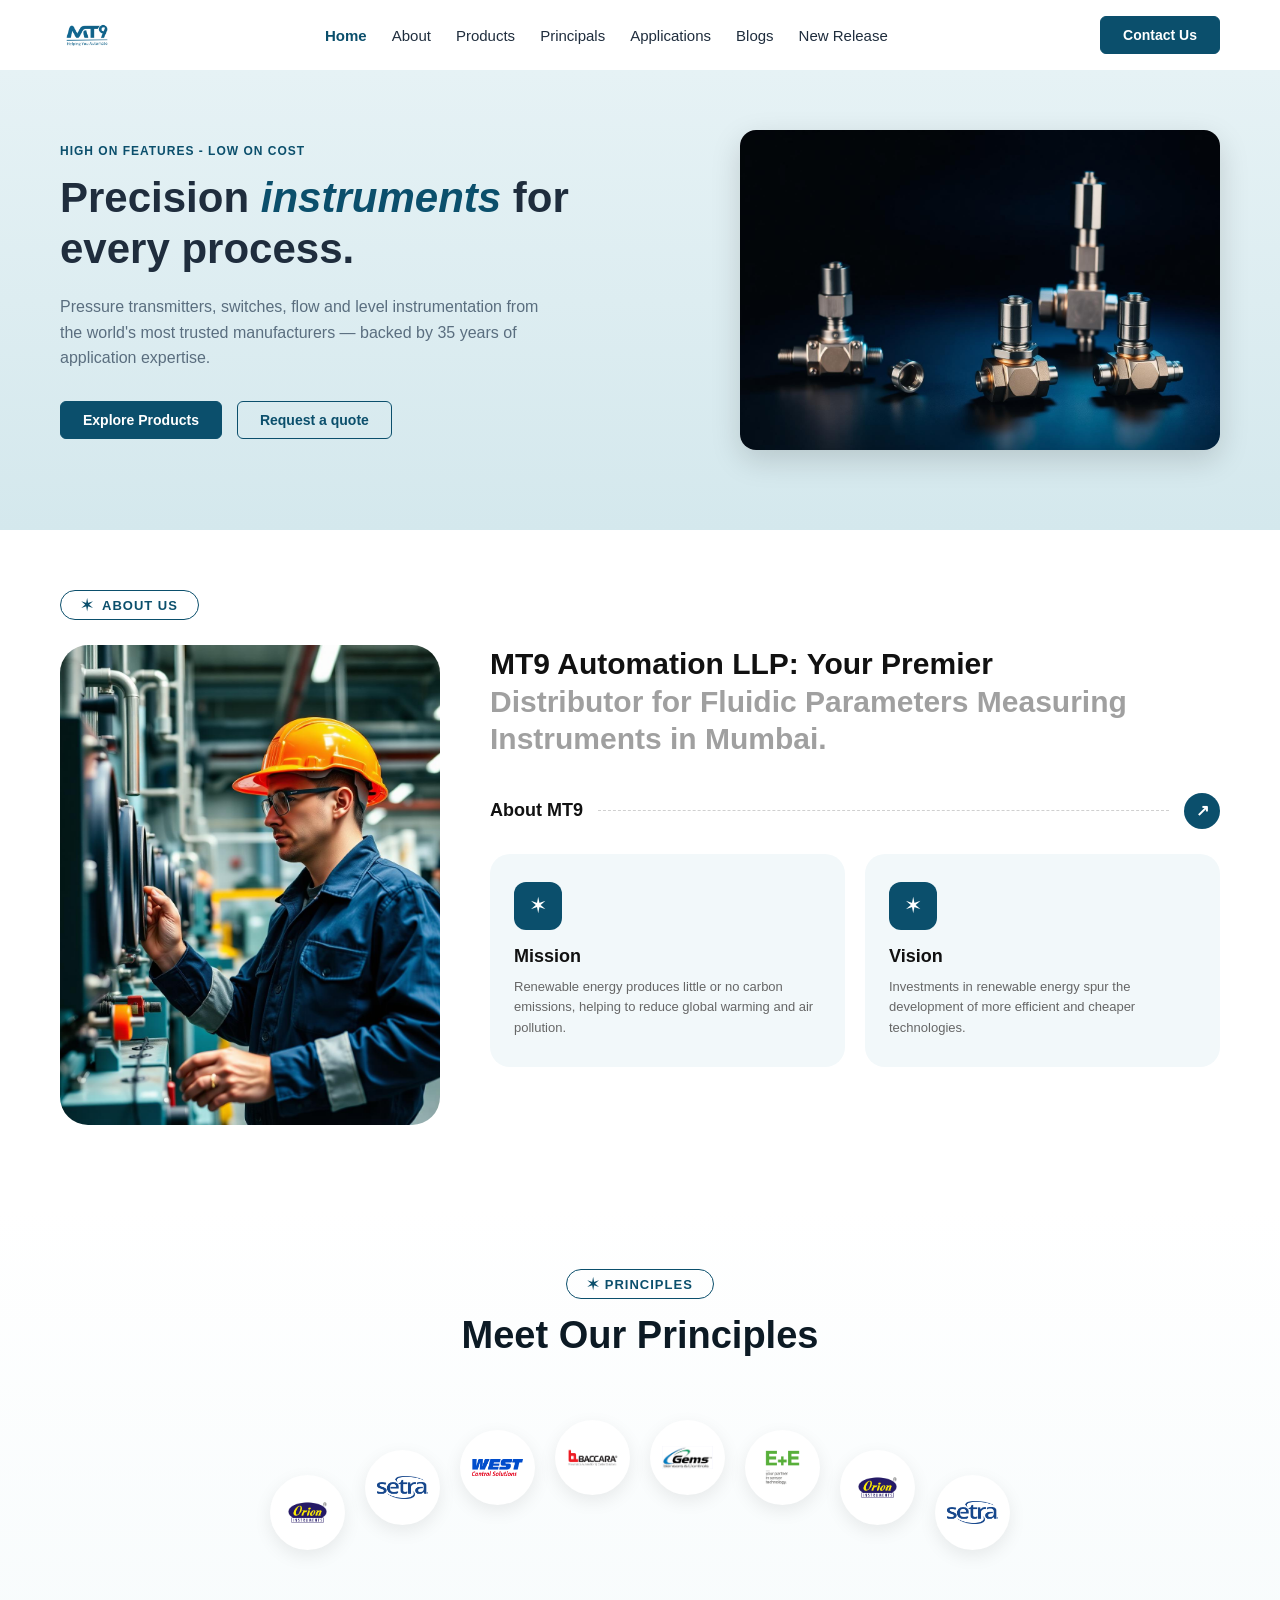
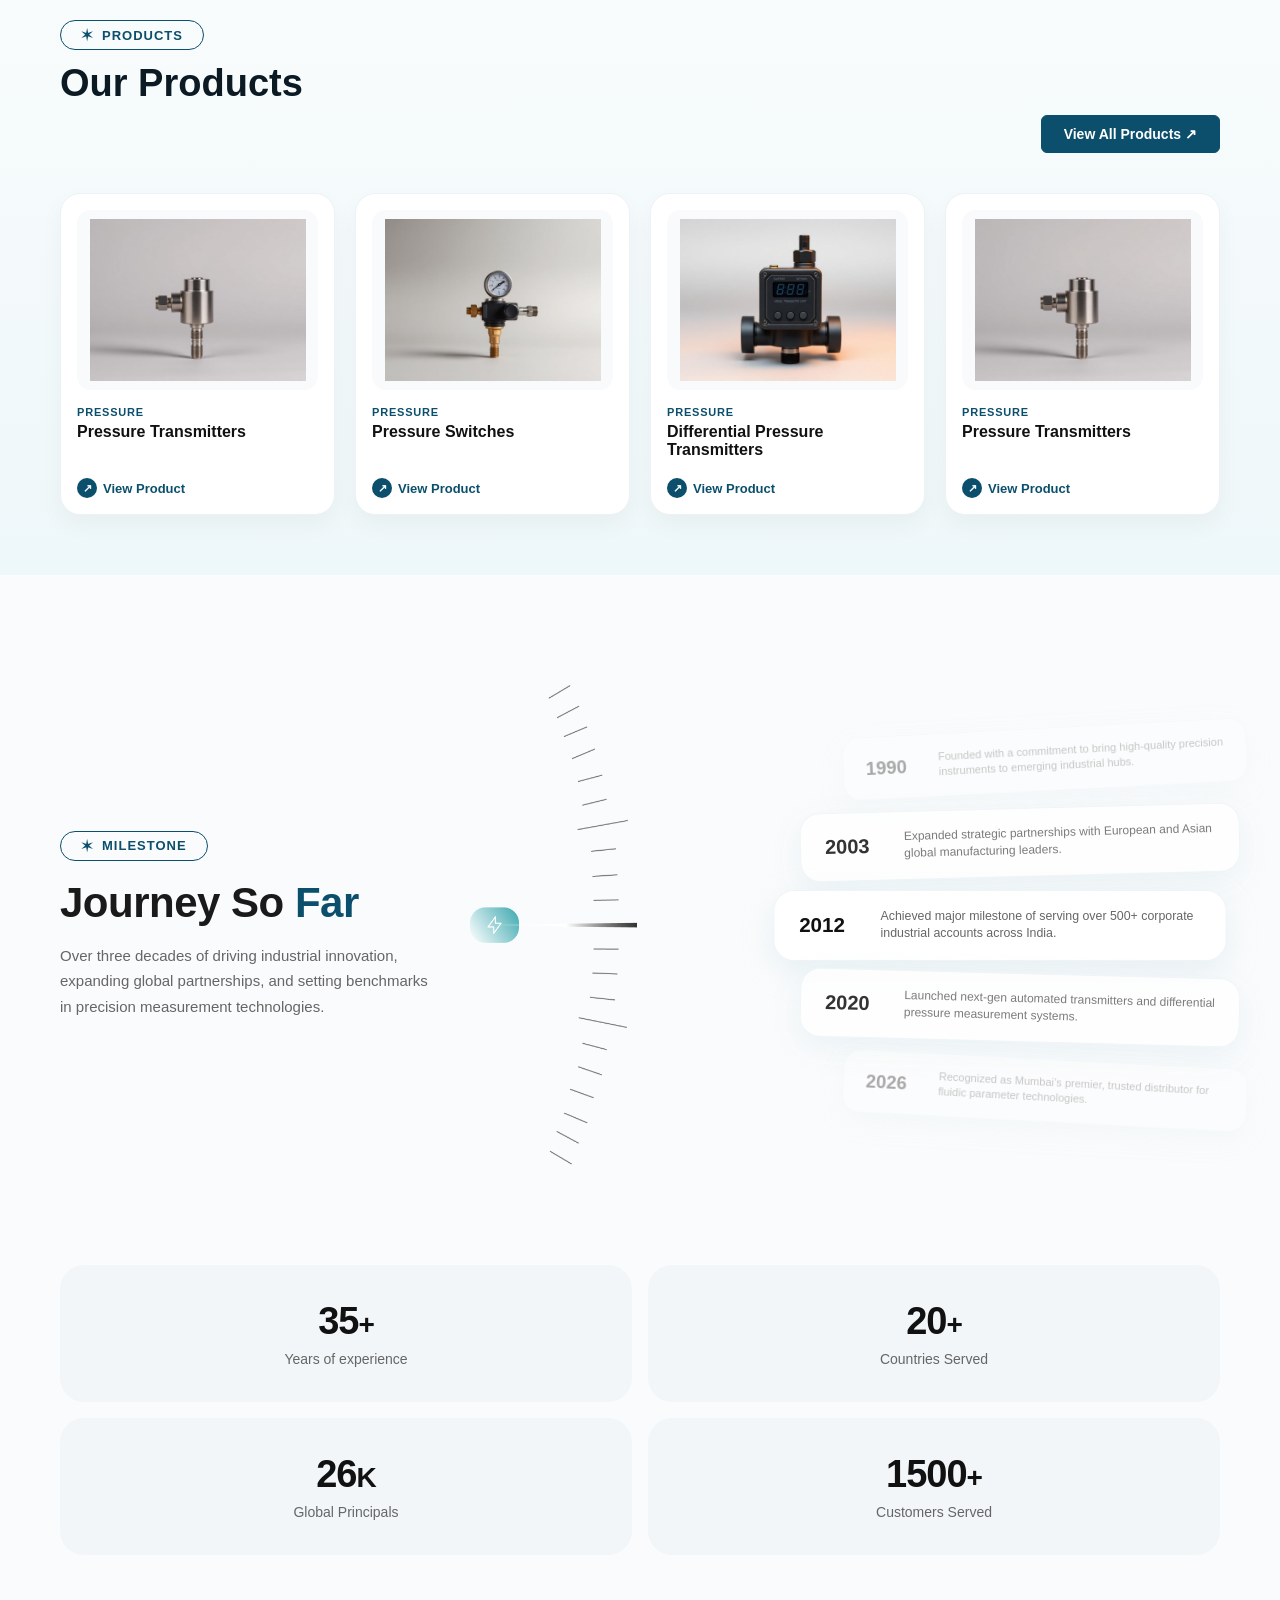
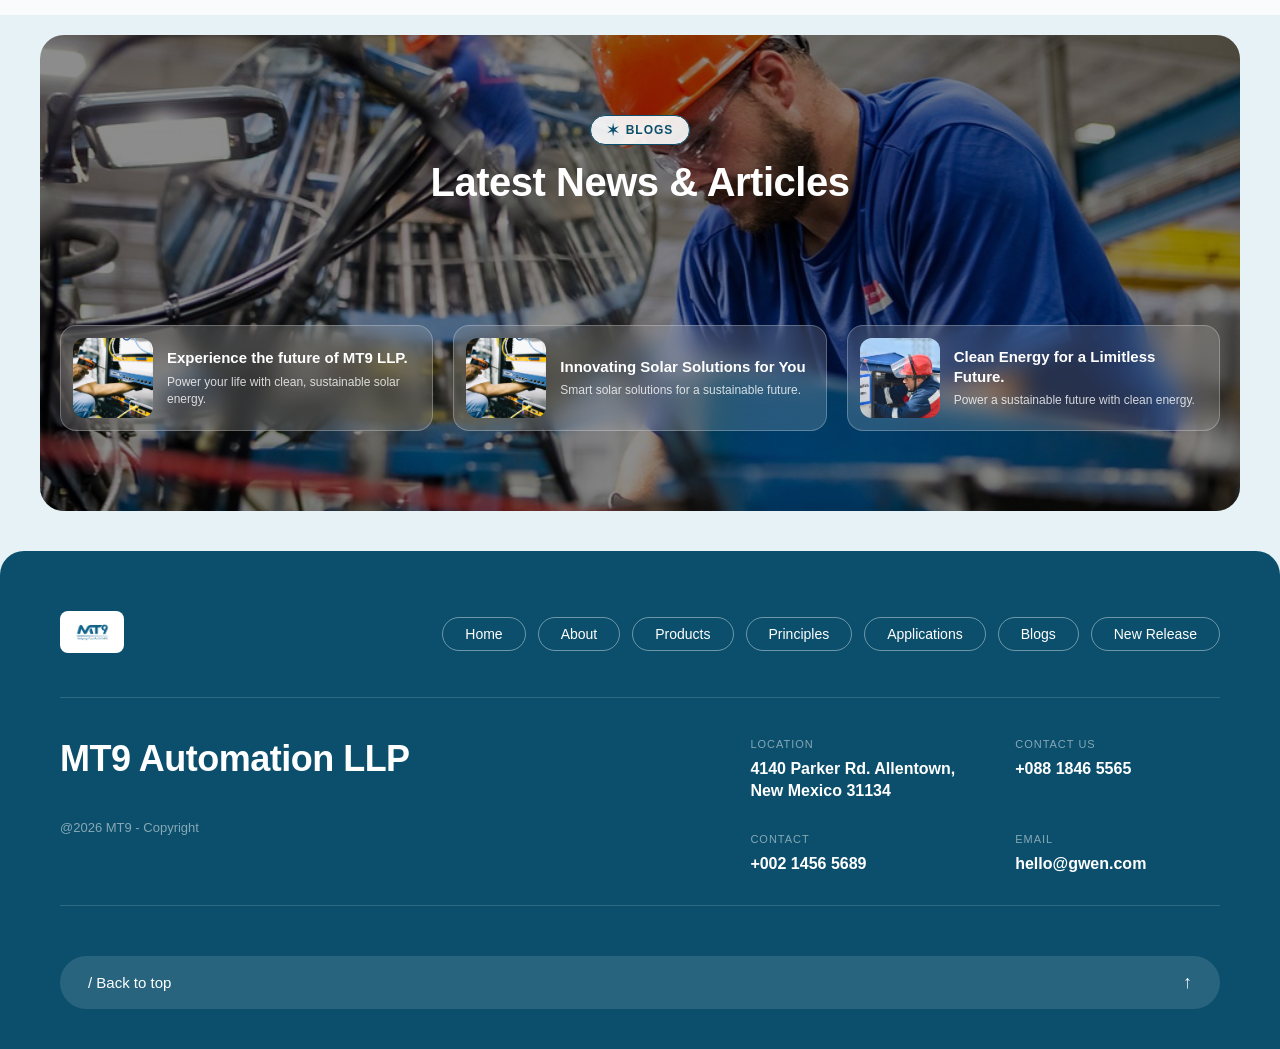
<file: index.html>
<!DOCTYPE html>
<html lang="en">

<head>
    <meta charset="UTF-8">
    <meta name="viewport" content="width=device-width, initial-scale=1.0">
    <title>MT9 Automation LLP</title>
    <link rel="stylesheet" href="style.css">
</head>

<body>
    <header class="navbar">
        <div class="container nav-container">
           <div class="logo">
  <a href="index.html">
    <img src="images/logo.png.png" alt="MT9 Automation LLP Logo" class="site-logo">
  </a>
</div>
<!-- Pure CSS Checkbox Toggle -->
        <input type="checkbox" id="menu-toggle" class="menu-checkbox">
        <label for="menu-toggle" class="hamburger-label" aria-label="Toggle Navigation">
            <span></span>
            <span></span>
            <span></span>
        </label>
            <nav class="nav-links">
                <a href="index.html" class="active">Home</a>
                <a href="about.html">About</a>
                <a href="products.html">Products</a>
                <a href="principal.html.html">Principals</a>
                <a href="applications.html">Applications</a>
                <a href="blogs.html">Blogs</a>
                <a href="new-release.html">New Release</a>
                <!-- Mobile Menu ke andar Contact Us Button -->
            <a href="contact.html" class="btn btn-primary mobile-nav-btn">↗ Contact Us</a>
        </nav>
            </nav>
            <a href="contact.html" class="btn btn-primary nav-btn">Contact Us</a>
        </div>
    </header>

    <section class="hero-section">
        <div class="container hero-container">

            <div class="hero-content">
                <span class="badge">HIGH ON FEATURES - LOW ON COST</span>
                <h1>Precision <span>instruments</span> for every process.</h1>
                <p>Pressure transmitters, switches, flow and level instrumentation from the world's most trusted
                    manufacturers — backed by 35 years of application expertise.</p>

                <div class="hero-btns">
                    <a href="products.html" class="btn btn-primary">Explore Products</a>
                    <a href="contact.html" class="btn btn-secondary">Request a quote</a>
                </div>
            </div>


            <div class="hero-image-wrapper">
                <div class="image-card">

                    <img src="images/hero-instruments.jpg.png" alt="Precision Instruments">
                </div>
            </div>
        </div>
    </section>

    <section class="about-section">
        <div class="container about-container">


            <div class="about-badge-wrapper">
                <div class="pill-badge">
                    <span class="star-icon">✶</span> ABOUT US
                </div>
            </div>

            <div class="about-main-grid">

                <div class="about-image-wrapper">
                    <img src="images/about-engineer.jpg.png" alt="MT9 Engineer" class="about-img">
                </div>


                <div class="about-content">
                    <h2>
                        MT9 Automation LLP: Your Premier <br>
                        <span>Distributor for Fluidic Parameters Measuring Instruments in Mumbai.</span>
                    </h2>


                    <div class="about-subhead-row">
                        <span class="about-subhead">About MT9</span>
                        <div class="dotted-line"></div>
                        <a href="about.html" class="circle-arrow-btn">↗</a>
                    </div>


                    <div class="about-cards">

                        <div class="info-card">
                            <div class="card-icon-box">
                                <span class="star-symbol">✶</span>
                            </div>
                            <h3>Mission</h3>
                            <p>Renewable energy produces little or no carbon emissions, helping to reduce global warming
                                and air pollution.</p>
                        </div>


                        <div class="info-card">
                            <div class="card-icon-box">
                                <span class="star-symbol">✶</span>
                            </div>
                            <h3>Vision</h3>
                            <p>Investments in renewable energy spur the development of more efficient and cheaper
                                technologies.</p>
                        </div>
                    </div>

                </div>
            </div>

        </div>
    </section>

    <section class="principles-products-section">
        <div class="container">


            <div class="principles-wrapper">
                <div class="pill-badge center-badge">
                    <span class="star-icon">✶</span> PRINCIPLES
                </div>
                <h2 class="section-title text-center">Meet Our Principles</h2>


                <div class="logos-arc">
                    <div class="logo-circle circle-1"><img src="images/logo1.png.png" alt="Brand Logo"></div>
                    <div class="logo-circle circle-2"><img src="images/logo2.png.jpg" alt="Brand Logo"></div>
                    <div class="logo-circle circle-3"><img src="images/logo3.png.jpg" alt="Brand Logo"></div>
                    <div class="logo-circle circle-4"><img src="images/logo4.png.png" alt="Brand Logo"></div>
                    <div class="logo-circle circle-5"><img src="images/logo5.png.png" alt="Brand Logo"></div>
                    <div class="logo-circle circle-6"><img src="images/logo6.png.jpg" alt="Brand Logo"></div>
                    <div class="logo-circle circle-7"><img src="images/logo7.png.png" alt="Brand Logo"></div>
                    <div class="logo-circle circle-8"><img src="images/logo8.png.jpg" alt="Brand Logo"></div>
                </div>
            </div>


            <div class="products-wrapper">
                <div class="products-header">
                    <div>
                        <div class="pill-badge">
                            <span class="star-icon">✶</span> PRODUCTS
                        </div>
                        <h2 class="section-title">Our Products</h2>
                    </div>
                    <a href="products.html" class="btn btn-primary">View All Products ↗</a>
                </div>


                <div class="products-grid">


                    <div class="product-card">
                        <div class="product-img-box">
                            <img src="images/product1.jpg.png" alt="Pressure Transmitters">
                        </div>
                        <div class="product-info">
                            <span class="product-category">PRESSURE</span>
                            <h3>Pressure Transmitters</h3>
                            <a href="products.html" class="view-btn"><span class="arrow-icon">↗</span> View Product</a>
                        </div>
                    </div>


                    <div class="product-card">
                        <div class="product-img-box">
                            <img src="images/product2.jpg.png" alt="Pressure Switches">
                        </div>
                        <div class="product-info">
                            <span class="product-category">PRESSURE</span>
                            <h3>Pressure Switches</h3>
                            <a href="products.html" class="view-btn"><span class="arrow-icon">↗</span> View Product</a>
                        </div>
                    </div>


                    <div class="product-card">
                        <div class="product-img-box">
                            <img src="images/product3.jpg.png" alt="Differential Pressure Transmitters">
                        </div>
                        <div class="product-info">
                            <span class="product-category">PRESSURE</span>
                            <h3>Differential Pressure Transmitters</h3>
                            <a href="products.html" class="view-btn"><span class="arrow-icon">↗</span> View Product</a>
                        </div>
                    </div>


                    <div class="product-card">
                        <div class="product-img-box">
                            <img src="images/product4.jpg.png" alt="Pressure Transmitters">
                        </div>
                        <div class="product-info">
                            <span class="product-category">PRESSURE</span>
                            <h3>Pressure Transmitters</h3>
                            <a href="products.html" class="view-btn"><span class="arrow-icon">↗</span> View Product</a>
                        </div>
                    </div>

                </div>
            </div>

        </div>
    </section>
    <!-- ================= SECTION 4: MILESTONES & STATS ================= -->
    <section class="milestone-section">
        <div class="container">

            <!-- TOP MILESTONE AREA -->
            <div class="milestone-wrapper">

                <!-- Left Column: Heading & Description -->
                <div class="milestone-left">
                    <div class="pill-badge">
                        <span class="star-icon">✶</span> MILESTONE
                    </div>
                    <h2 class="milestone-title">Journey So <span>Far</span></h2>
                    <p class="milestone-desc">
                        Over three decades of driving industrial innovation, expanding global partnerships, and setting
                        benchmarks in precision measurement technologies.
                    </p>
                </div>

                <!-- Right Column: Dial Image + Cards Group -->
                <div class="milestone-right">

                    <!-- Arc Dial Image -->
                    <div class="dial-container">
                        <img src="images/dial-graphic.svg.png" alt="Milestone Arc Dial" class="dial-image">
                    </div>

                    <!-- Right Side Cards Arc -->
                    <div class="timeline-cards-wrapper">

                        <!-- Card 1990 -->
                        <div class="milestone-card card-top-fade">
                            <div class="year-text">1990</div>
                            <p>Founded with a commitment to bring high-quality precision instruments to emerging
                                industrial hubs.</p>
                        </div>

                        <!-- Card 2003 -->
                        <div class="milestone-card card-top-mid">
                            <div class="year-text">2003</div>
                            <p>Expanded strategic partnerships with European and Asian global manufacturing leaders.</p>
                        </div>

                        <!-- Card 2012 (Center Active Card) -->
                        <div class="milestone-card card-center-active">
                            <div class="year-text">2012</div>
                            <p>Achieved major milestone of serving over 500+ corporate industrial accounts across India.
                            </p>
                        </div>

                        <!-- Card 2020 -->
                        <div class="milestone-card card-bottom-mid">
                            <div class="year-text">2020</div>
                            <p>Launched next-gen automated transmitters and differential pressure measurement systems.
                            </p>
                        </div>

                        <!-- Card 2026 -->
                        <div class="milestone-card card-bottom-fade">
                            <div class="year-text">2026</div>
                            <p>Recognized as Mumbai’s premier, trusted distributor for fluidic parameter technologies.
                            </p>
                        </div>

                    </div>

                </div>

            </div>

            <!-- BOTTOM STATS COUNTER GRID -->
            <div class="stats-grid">
                <div class="stat-card">
                    <h3>35<span>+</span></h3>
                    <p>Years of experience</p>
                </div>

                <div class="stat-card">
                    <h3>20<span>+</span></h3>
                    <p>Countries Served</p>
                </div>

                <div class="stat-card">
                    <h3>26<span>K</span></h3>
                    <p>Global Principals</p>
                </div>

                <div class="stat-card">
                    <h3>1500<span>+</span></h3>
                    <p>Customers Served</p>
                </div>
            </div>

        </div>
    </section>
    <!-- ================= SECTION 5: LATEST NEWS & ARTICLES ================= -->
    <section class="news-section">
        <div class="news-overlay"></div>
        <div class="container news-container">

            <!-- Header Content -->
            <div class="news-header">
                <div class="pill-badge light-badge">
                    <span class="star-icon">✶</span> BLOGS
                </div>
                <h2 class="news-title">Latest News & Articles</h2>
            </div>

            <!-- Cards Grid -->
            <div class="news-cards-grid">

                <!-- Card 1 -->
                <div class="news-card">
                    <div class="news-card-img">
                        <img src="images/blog1.jpg.png" alt="Blog 1">
                    </div>
                    <div class="news-card-content">
                        <h3>Experience the future of MT9 LLP.</h3>
                        <p>Power your life with clean, sustainable solar energy.</p>
                    </div>
                </div>

                <!-- Card 2 -->
                <div class="news-card">
                    <div class="news-card-img">
                        <img src="images/blog2.jpg.png" alt="Blog 2">
                    </div>
                    <div class="news-card-content">
                        <h3>Innovating Solar Solutions for You</h3>
                        <p>Smart solar solutions for a sustainable future.</p>
                    </div>
                </div>

                <!-- Card 3 -->
                <div class="news-card">
                    <div class="news-card-img">
                        <img src="images/blog3.jpg.png" alt="Blog 3">
                    </div>
                    <div class="news-card-content">
                        <h3>Clean Energy for a Limitless Future.</h3>
                        <p>Power a sustainable future with clean energy.</p>
                    </div>
                </div>

            </div>

        </div>
    </section>
    <!-- ================= SECTION 6: FOOTER ================= -->
    <footer class="site-footer">
        <div class="container footer-container">

            <!-- Top Row: Logo & Navigation Pills -->
            <div class="footer-top">
                <div class="footer-logo">
                    <img src="images/logo.png.png" alt="MT9 Automation LLP Logo">
                </div>
                <nav class="footer-pills">
                    <a href="index.html" class="pill-btn">Home</a>
                    <a href="about.html" class="pill-btn">About</a>
                    <a href="products.html" class="pill-btn">Products</a>
                    <a href="principal.html" class="pill-btn">Principles</a>
                    <a href="applications.html"class="pill-btn">Applications</a>
                    <a href="blogs.html"class="pill-btn">Blogs</a>
                    <a href="new-release.html"class="pill-btn">New Release</a>
                </nav>
            </div>

            <div class="footer-divider"></div>

            <!-- Middle Row: Company Title & Contact Info Grid -->
            <div class="footer-middle">
                <div class="footer-brand">
                    <h2>MT9 Automation LLP</h2>
                    <p class="copyright-text">@2026 MT9 - Copyright</p>
                </div>

                <div class="footer-info-grid">
                    <div class="info-item">
                        <span class="info-label">LOCATION</span>
                        <p class="info-val">4140 Parker Rd. Allentown,<br>New Mexico 31134</p>
                    </div>

                    <div class="info-item">
                        <span class="info-label">CONTACT US</span>
                        <p class="info-val">+088 1846 5565</p>
                    </div>

                    <div class="info-item">
                        <span class="info-label">CONTACT</span>
                        <p class="info-val">+002 1456 5689</p>
                    </div>

                    <div class="info-item">
                        <span class="info-label">EMAIL</span>
                        <p class="info-val">hello@gwen.com</p>
                    </div>
                </div>
            </div>

            <div class="footer-divider"></div>

            <!-- Bottom Row: Back to Top Bar -->
            <div class="footer-bottom">
                <a href="#" class="back-to-top-btn">
                    <span>/ Back to top</span>
                    <span class="top-arrow">↑</span>
                </a>
            </div>

        </div>
    </footer>
</body>

</html>
</file>
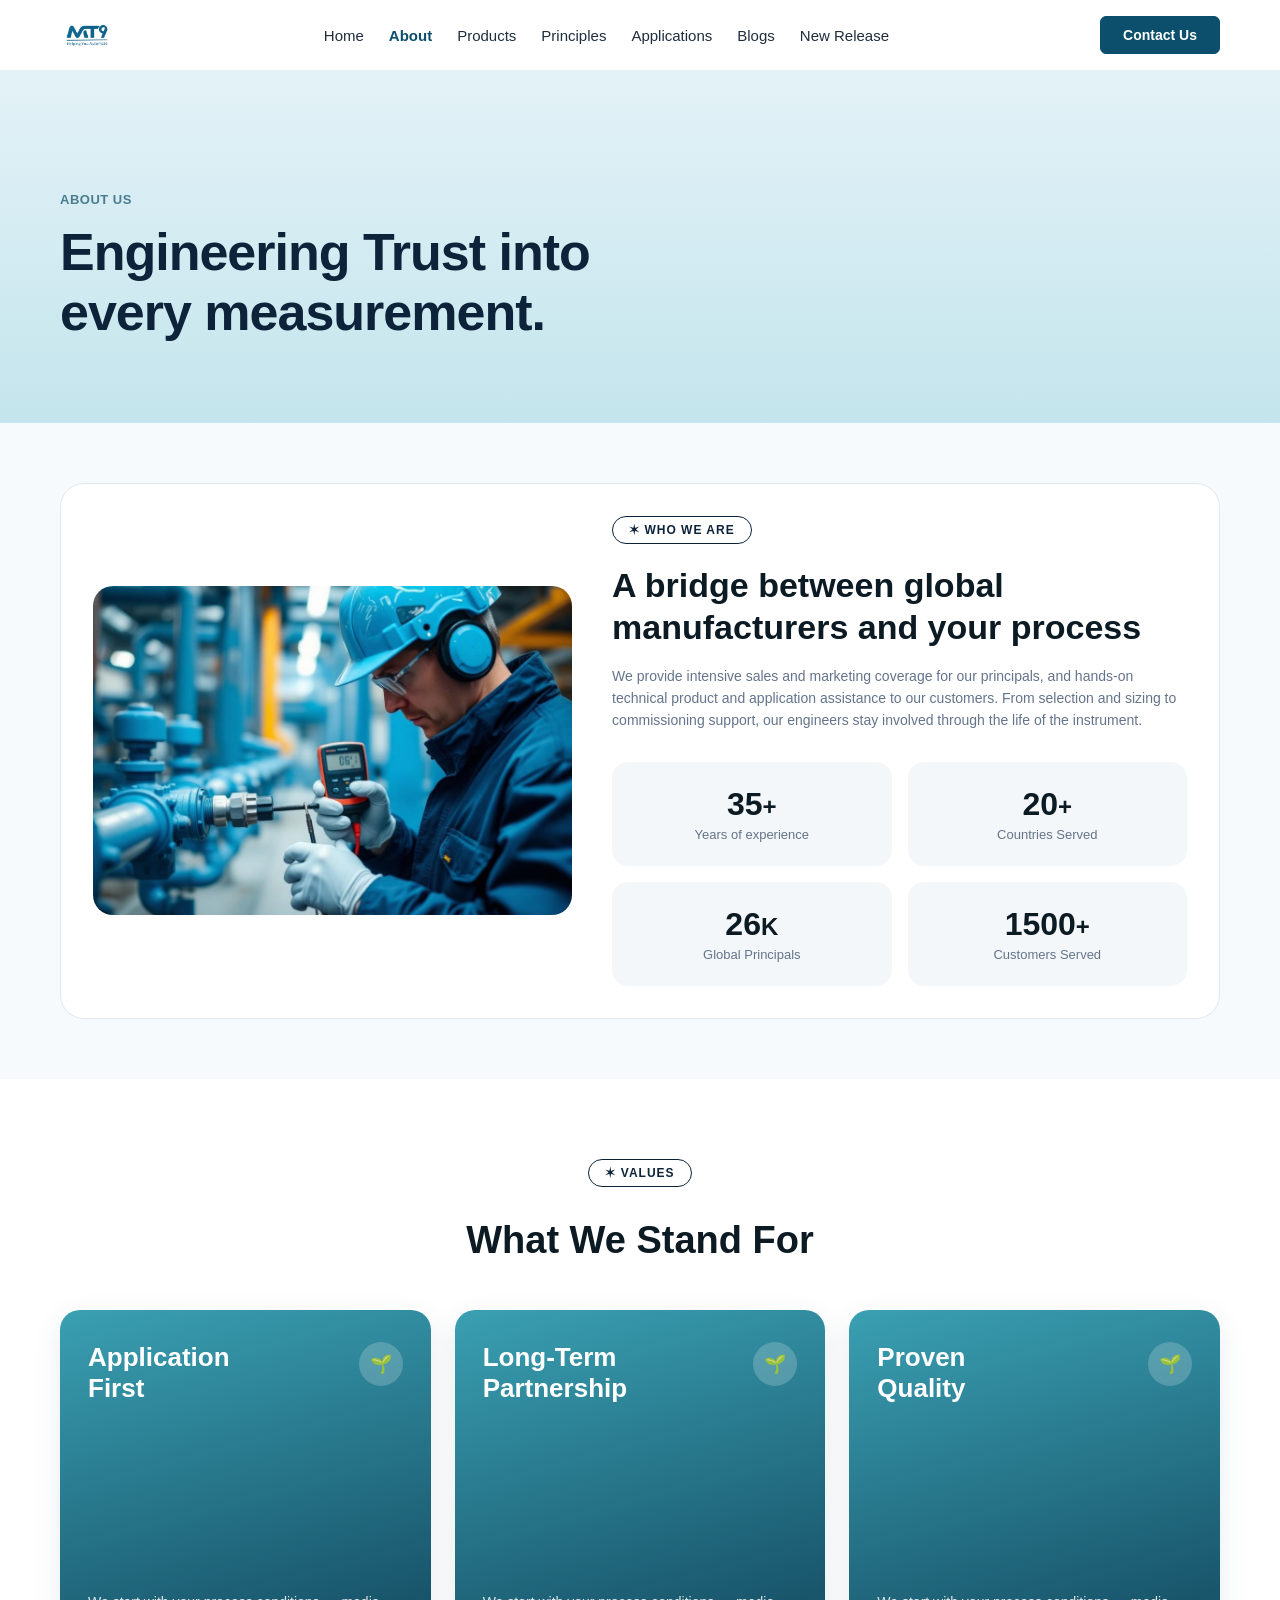
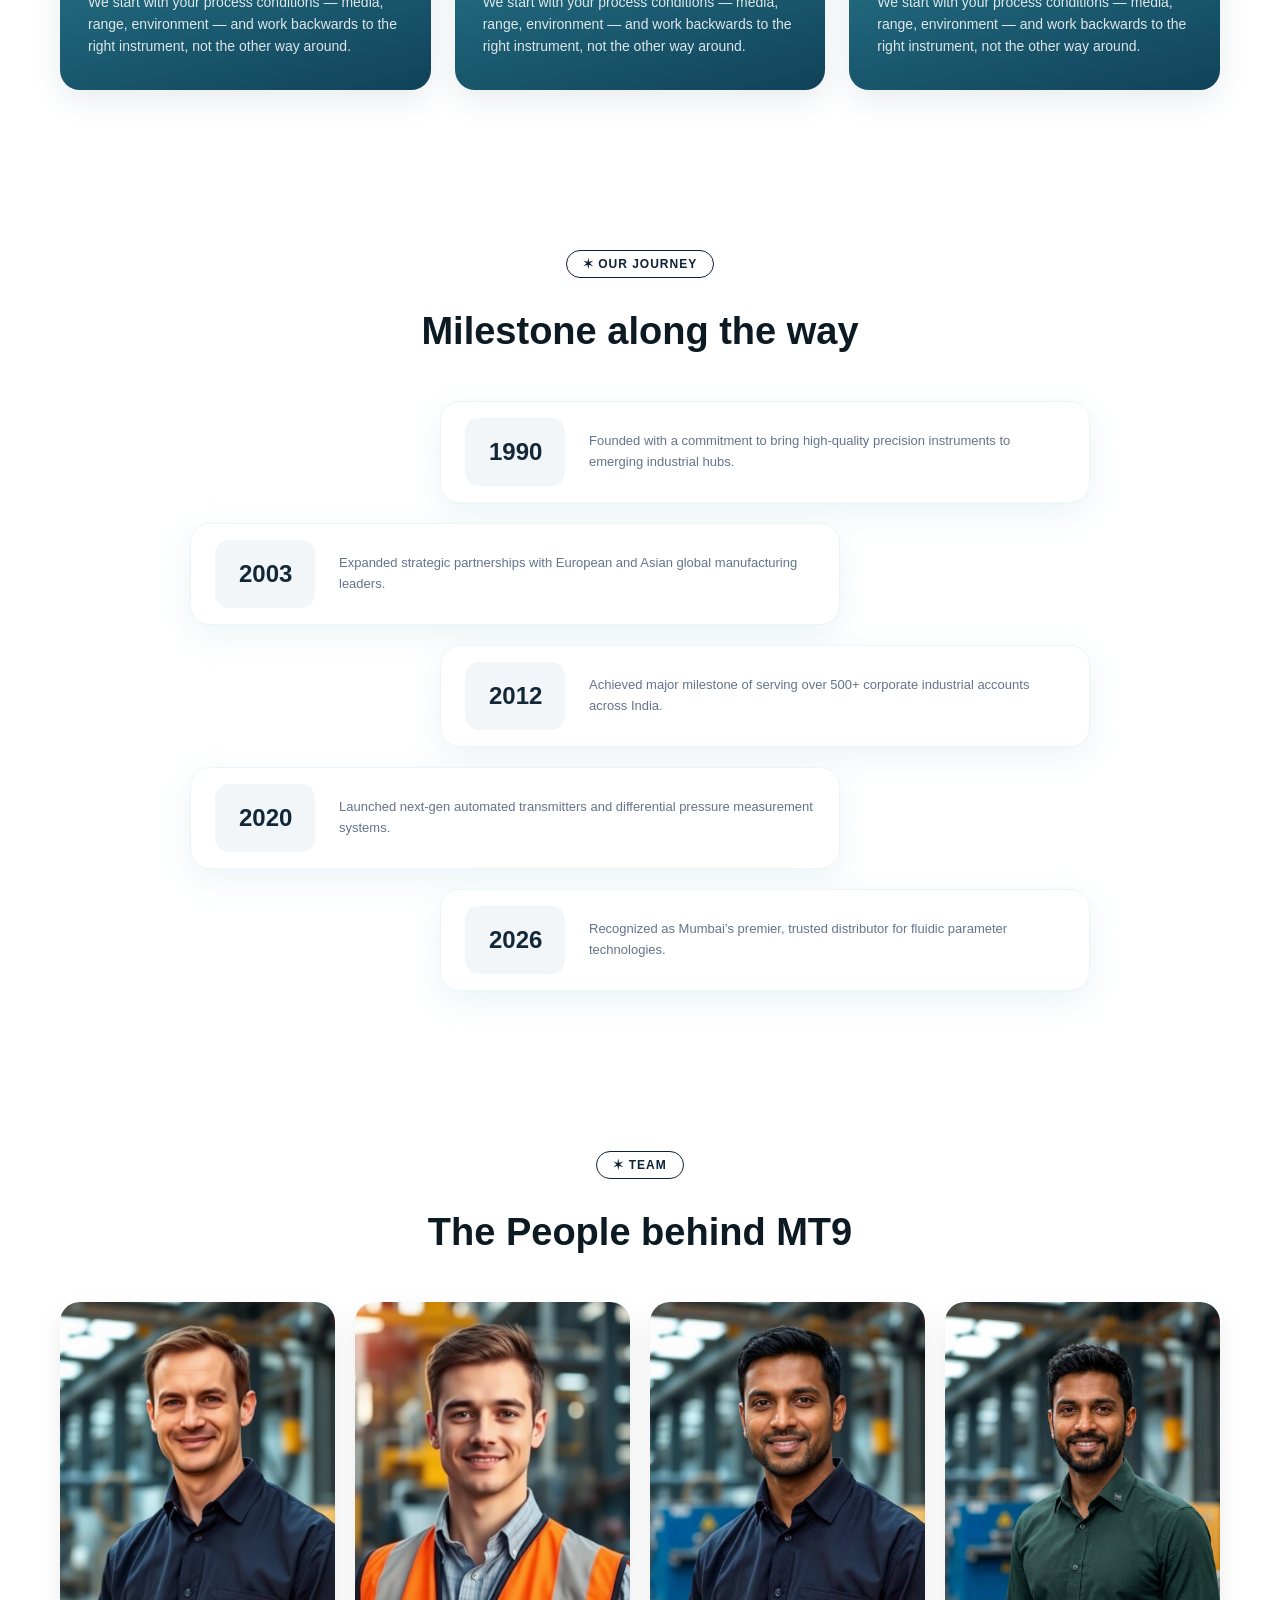
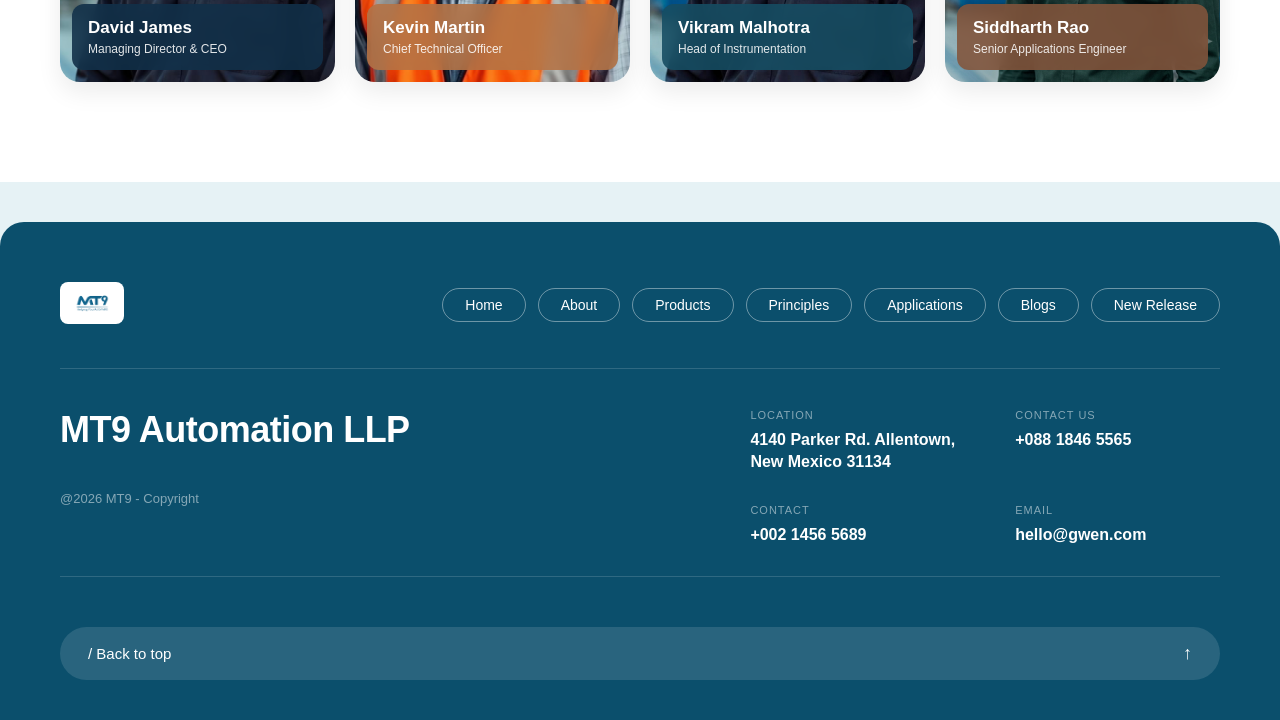
<file: about.html>
<!DOCTYPE html>
<html lang="en">

<head>
    <meta charset="UTF-8">
    <meta name="viewport" content="width=device-width, initial-scale=1.0">
    <title>About Us - MT9 Automation LLP</title>
    <link rel="stylesheet" href="style.css">
</head>

<body>


    <header class="navbar">
        <div class="container nav-container">
            <div class="logo">
                <a href="index.html">
                    <img src="images/logo.png.png" alt="MT9 Automation LLP Logo" class="site-logo">
                </a>
            </div>
              <!-- Pure CSS Checkbox Toggle -->
        <input type="checkbox" id="menu-toggle" class="menu-checkbox">
        <label for="menu-toggle" class="hamburger-label" aria-label="Toggle Navigation">
            <span></span>
            <span></span>
            <span></span>
        </label>
            <nav class="nav-links">
                <a href="index.html">Home</a>
                <a href="about.html" class="active">About</a>
                <a href="products.html">Products</a>
                <a href="principal.html">Principles</a>
                <a href="applications.html">Applications</a>
                <a href="blogs.html">Blogs</a>
                <a href="new-release.html">New Release</a>
                <!-- Mobile Menu ke andar Contact Us Button -->
            <a href="contact.html" class="btn btn-primary mobile-nav-btn">↗ Contact Us</a>
        </nav>
            </nav>
            <div class="nav-contact">
                <a href="contact.html" class="btn btn-primary nav-btn">Contact Us</a>
            </div>
        </div>
    </header>


    <main id="about-content">
        <!-- ================= ABOUT HERO SECTION ================= -->
        <section class="about-hero">
            <div class="container">
                <div class="about-hero-content">
                    <span class="sub-tag">About Us</span>
                    <h1 class="about-hero-title">Engineering Trust into<br>every measurement.</h1>
                </div>
            </div>
        </section>
        <!-- ================= SECTION 2: WHO WE ARE ================= -->
        <section class="who-we-are-section">
            <div class="container">
                <div class="who-we-are-card">

                    <!-- Left Column: Image -->
                    <div class="who-image-wrapper">
                        <img src="images/engineer-working.jpg.png" alt="Engineer inspecting industrial process"
                            class="who-img">
                    </div>

                    <!-- Right Column: Content & Stats Grid -->
                    <div class="who-content">
                        <div class="pill-tag">✶ WHO WE ARE</div>

                        <h2 class="who-title">
                            A bridge between global manufacturers and your process
                        </h2>

                        <p class="who-description">
                            We provide intensive sales and marketing coverage for our principals, and hands-on technical
                            product and application assistance to our customers. From selection and sizing to
                            commissioning support, our engineers stay involved through the life of the instrument.
                        </p>

                        <!-- Stats Grid -->
                        <div class="stats-grid">
                            <div class="stat-box">
                                <h3 class="stat-number">35<span>+</span></h3>
                                <p class="stat-label">Years of experience</p>
                            </div>

                            <div class="stat-box">
                                <h3 class="stat-number">20<span>+</span></h3>
                                <p class="stat-label">Countries Served</p>
                            </div>

                            <div class="stat-box">
                                <h3 class="stat-number">26<span>K</span></h3>
                                <p class="stat-label">Global Principals</p>
                            </div>

                            <div class="stat-box">
                                <h3 class="stat-number">1500<span>+</span></h3>
                                <p class="stat-label">Customers Served</p>
                            </div>
                        </div>

                    </div>

                </div>
            </div>
        </section>
        <!-- ================= SECTION 3: VALUES ================= -->
        <section class="values-section">
            <div class="container text-center">

                <div class="pill-tag">✶ VALUES</div>
                <h2 class="section-title">What We Stand For</h2>

                <div class="values-grid">

                    <!-- Card 1 -->
                    <div class="value-card">
                        <div class="value-header">
                            <h3 class="value-title">Application<br>First</h3>
                            <div class="value-icon">🌱</div>
                        </div>
                        <p class="value-text">
                            We start with your process conditions — media, range, environment — and work backwards to
                            the right instrument, not the other way around.
                        </p>
                    </div>

                    <!-- Card 2 -->
                    <div class="value-card">
                        <div class="value-header">
                            <h3 class="value-title">Long-Term<br>Partnership</h3>
                            <div class="value-icon">🌱</div>
                        </div>
                        <p class="value-text">
                            We start with your process conditions — media, range, environment — and work backwards to
                            the right instrument, not the other way around.
                        </p>
                    </div>

                    <!-- Card 3 -->
                    <div class="value-card">
                        <div class="value-header">
                            <h3 class="value-title">Proven<br>Quality</h3>
                            <div class="value-icon">🌱</div>
                        </div>
                        <p class="value-text">
                            We start with your process conditions — media, range, environment — and work backwards to
                            the right instrument, not the other way around.
                        </p>
                    </div>

                </div>

            </div>
        </section>
        <!-- ================= SECTION 4: MILESTONES / JOURNEY ================= -->
        <section class="journey-section">
            <div class="container text-center">

                <div class="pill-tag">✶ OUR JOURNEY</div>
                <h2 class="section-title">Milestone along the way</h2>

                <div class="timeline-container">

                    <!-- Milestone 1 -->
                    <div class="milestone-card align-right">
                        <div class="year-box">1990</div>
                        <div class="milestone-text">
                            Founded with a commitment to bring high-quality precision instruments to emerging
                            industrial hubs.
                        </div>
                    </div>

                    <!-- Milestone 2 -->
                    <div class="milestone-card align-left">
                        <div class="year-box">2003</div>
                        <div class="milestone-text">
                            Expanded strategic partnerships with European and Asian global manufacturing leaders.
                        </div>
                    </div>

                    <!-- Milestone 3 -->
                    <div class="milestone-card align-right">
                        <div class="year-box">2012</div>
                        <div class="milestone-text">
                            Achieved major milestone of serving over 500+ corporate industrial accounts across India.
                        </div>
                    </div>

                    <!-- Milestone 4 -->
                    <div class="milestone-card align-left">
                        <div class="year-box">2020</div>
                        <div class="milestone-text">
                            Launched next-gen automated transmitters and differential pressure measurement systems.
                        </div>
                    </div>

                    <!-- Milestone 5 -->
                    <div class="milestone-card align-right">
                        <div class="year-box">2026</div>
                        <div class="milestone-text">
                            Recognized as Mumbai’s premier, trusted distributor for fluidic parameter technologies.
                        </div>
                    </div>

                </div>

            </div>
        </section>
        <!-- ================= SECTION 5: TEAM SECTION ================= -->
        <section class="team-section">
            <div class="container text-center">

                <div class="pill-tag">✶ TEAM</div>
                <h2 class="section-title">The People behind MT9</h2>

                <div class="team-grid">

                    <!-- Member 1 -->
                    <div class="team-card">
                        <div class="member-image-box">
                            <img src="images/team1.jpg.png" David James" class="member-img">
                            <div class="member-badge badge-blue">
                                <h3 class="member-name">David James</h3>
                                <p class="member-role">Managing Director & CEO</p>
                            </div>
                        </div>
                    </div>

                    <!-- Member 2 -->
                    <div class="team-card">
                        <div class="member-image-box">
                            <img src="images/team2.jpg.png" alt="Kevin Martin" class="member-img">
                            <div class="member-badge badge-amber">
                                <h3 class="member-name">Kevin Martin</h3>
                                <p class="member-role">Chief Technical Officer</p>
                            </div>
                        </div>
                    </div>

                    <!-- Member 3 -->
                    <div class="team-card">
                        <div class="member-image-box">
                            <img src="images/team3.jpg.png" alt="Vikram Malhotra" class="member-img">
                            <div class="member-badge badge-teal">
                                <h3 class="member-name">Vikram Malhotra</h3>
                                <p class="member-role">Head of Instrumentation</p>
                            </div>
                        </div>
                    </div>

                    <!-- Member 4 -->
                    <div class="team-card">
                        <div class="member-image-box">
                            <img src="images/team4.jpg.png" alt="Siddharth Rao" class="member-img">
                            <div class="member-badge badge-brown">
                                <h3 class="member-name">Siddharth Rao</h3>
                                <p class="member-role">Senior Applications Engineer</p>
                            </div>
                        </div>
                    </div>

                </div>

            </div>
        </section>
    </main>


    <footer class="site-footer">
        <div class="container footer-container">

            <div class="footer-top">
                <div class="footer-logo">
                    <img src="images/logo.png.png" alt="MT9 Automation LLP Logo">
                </div>
                <nav class="footer-pills">
                    <a href="index.html" class="pill-btn">Home</a>
                    <a href="about.html" class="pill-btn">About</a>
                    <a href="products.html" class="pill-btn">Products</a>
                    <a href="principal.html" class="pill-btn">Principles</a>
                    <a href="applications.html"class="pill-btn">Applications</a>
                    <a href="blogs.html" class="pill-btn">Blogs</a>
                    <a href="new-release.html"class="pill-btn">New Release</a>
                </nav>
            </div>

            <div class="footer-divider"></div>

            <div class="footer-middle">
                <div class="footer-brand">
                    <h2>MT9 Automation LLP</h2>
                    <p class="copyright-text">@2026 MT9 - Copyright</p>
                </div>

                <div class="footer-info-grid">
                    <div class="info-item">
                        <span class="info-label">LOCATION</span>
                        <p class="info-val">4140 Parker Rd. Allentown,<br>New Mexico 31134</p>
                    </div>

                    <div class="info-item">
                        <span class="info-label">CONTACT US</span>
                        <p class="info-val">+088 1846 5565</p>
                    </div>

                    <div class="info-item">
                        <span class="info-label">CONTACT</span>
                        <p class="info-val">+002 1456 5689</p>
                    </div>

                    <div class="info-item">
                        <span class="info-label">EMAIL</span>
                        <p class="info-val">hello@gwen.com</p>
                    </div>
                </div>
            </div>

            <div class="footer-divider"></div>

            <div class="footer-bottom">
                <a href="#" class="back-to-top-btn">
                    <span>/ Back to top</span>
                    <span class="top-arrow">↑</span>
                </a>
            </div>

        </div>
    </footer>

</body>

</html>
</file>
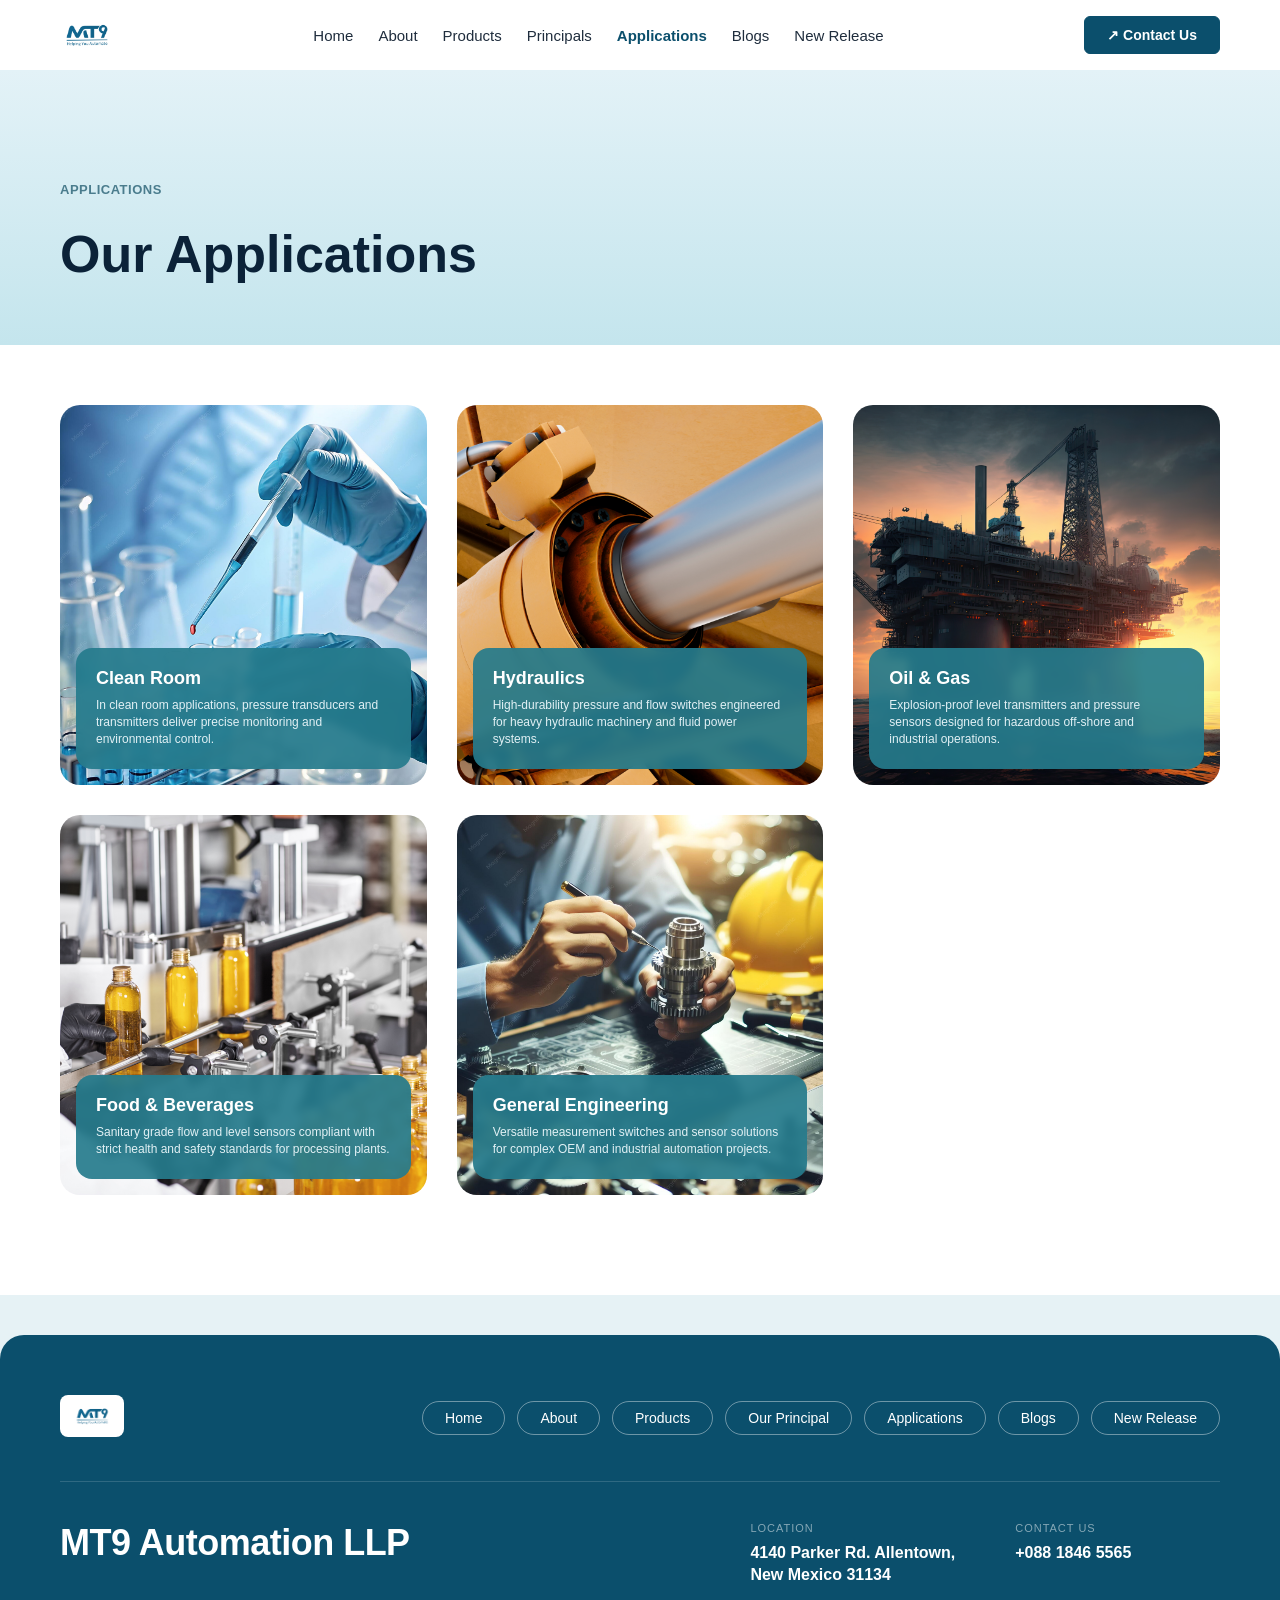
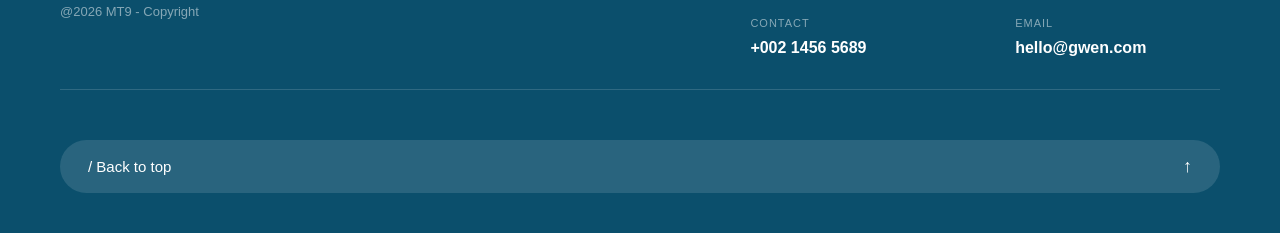
<file: applications.html>
<!DOCTYPE html>
<html lang="en">

<head>
    <meta charset="UTF-8">
    <meta name="viewport" content="width=device-width, initial-scale=1.0">
    <title>Our Applications - MT9 Automation LLP</title>
    <link rel="stylesheet" href="style.css">
</head>

<body>

    <!-- ================= NAVBAR ================= -->
    <header class="navbar">
        <div class="container nav-container">
            <div class="logo">
                <a href="index.html">
                    <img src="images/logo.png.png" alt="MT9 Automation LLP Logo" class="site-logo">
                </a>
            </div>
             <!-- Pure CSS Checkbox Toggle -->
        <input type="checkbox" id="menu-toggle" class="menu-checkbox">
        <label for="menu-toggle" class="hamburger-label" aria-label="Toggle Navigation">
            <span></span>
            <span></span>
            <span></span>
        </label>
            
            <nav class="nav-links">
                <a href="index.html">Home</a>
                <a href="about.html">About</a>
                <a href="products.html">Products</a>
                <a href="principal.html">Principals</a>
                <a href="applications.html" class="active">Applications</a>
                <a href="blogs.html">Blogs</a>
                <a href="new-release.html">New Release</a>
                <!-- Mobile Menu ke andar Contact Us Button -->
            <a href="contact.html" class="btn btn-primary mobile-nav-btn">↗ Contact Us</a>
        </nav>
            </nav>
            <a href="contact.html" class="btn btn-primary nav-btn">↗ Contact Us</a>
        </div>
    </header>

    <main id="applications-content">

        <!-- ================= HERO SECTION ================= -->
        <section class="products-hero">
            <div class="container">
                <div class="products-hero-content">
                    <span class="sub-tag">Applications</span>
                    <h1 class="products-hero-title">Our Applications</h1>
                </div>
            </div>
        </section>

        <!-- ================= APPLICATIONS GRID SECTION ================= -->
        <section class="applications-section">
            <div class="container">
                <div class="applications-grid">

                    <!-- Application 1: Clean Room -->
                    <div class="app-card">
                        <div class="app-img-box">
                            <img src="images/clean-room.jpg.png" alt="Clean Room">
                        </div>
                        <div class="app-overlay-box">
                            <h3 class="app-title">Clean Room</h3>
                            <p class="app-desc">In clean room applications, pressure transducers and transmitters deliver precise monitoring and environmental control.</p>
                        </div>
                    </div>

                    <!-- Application 2: Hydraulics -->
                    <div class="app-card">
                        <div class="app-img-box">
                            <img src="images/hydraulics.jpg.jpg" alt="Hydraulics">
                        </div>
                        <div class="app-overlay-box">
                            <h3 class="app-title">Hydraulics</h3>
                            <p class="app-desc">High-durability pressure and flow switches engineered for heavy hydraulic machinery and fluid power systems.</p>
                        </div>
                    </div>

                    <!-- Application 3: Oil & Gas -->
                    <div class="app-card">
                        <div class="app-img-box">
                            <img src="images/oil-gas.jpg.jpg" alt="Oil & Gas">
                        </div>
                        <div class="app-overlay-box">
                            <h3 class="app-title">Oil & Gas</h3>
                            <p class="app-desc">Explosion-proof level transmitters and pressure sensors designed for hazardous off-shore and industrial operations.</p>
                        </div>
                    </div>

                    <!-- Application 4: Food & Beverages -->
                    <div class="app-card">
                        <div class="app-img-box">
                            <img src="images/food-beverages.jpg.jpg" alt="Food & Beverages">
                        </div>
                        <div class="app-overlay-box">
                            <h3 class="app-title">Food & Beverages</h3>
                            <p class="app-desc">Sanitary grade flow and level sensors compliant with strict health and safety standards for processing plants.</p>
                        </div>
                    </div>

                    <!-- Application 5: General Engineering -->
                    <div class="app-card">
                        <div class="app-img-box">
                            <img src="images/general-engineering.jpg.png" alt="General Engineering">
                        </div>
                        <div class="app-overlay-box">
                            <h3 class="app-title">General Engineering</h3>
                            <p class="app-desc">Versatile measurement switches and sensor solutions for complex OEM and industrial automation projects.</p>
                        </div>
                    </div>

                </div>
            </div>
        </section>

    </main>

    <!-- ================= FOOTER ================= -->
    <footer class="site-footer">
        <div class="container footer-container">

            <!-- Top Row: Logo & Navigation Pills -->
            <div class="footer-top">
                <div class="footer-logo">
                    <img src="images/logo.png.png" alt="MT9 Automation LLP Logo">
                </div>
                <nav class="footer-pills">
                    <a href="index.html" class="pill-btn">Home</a>
                    <a href="about.html" class="pill-btn">About</a>
                    <a href="products.html" class="pill-btn">Products</a>
                    <a href="principal.html" class="pill-btn">Our Principal</a>
                    <a href="applications.html" class="pill-btn">Applications</a>
                    <a href="blogs.html" class="pill-btn">Blogs</a>
                    <a href="new-release.html" class="pill-btn">New Release</a>
                </nav>
            </div>
             

            <div class="footer-divider"></div>

            <!-- Middle Row: Company Title & Contact Info Grid -->
            <div class="footer-middle">
                <div class="footer-brand">
                    <h2>MT9 Automation LLP</h2>
                    <p class="copyright-text">@2026 MT9 - Copyright</p>
                </div>

                <div class="footer-info-grid">
                    <div class="info-item">
                        <span class="info-label">LOCATION</span>
                        <p class="info-val">4140 Parker Rd. Allentown,<br>New Mexico 31134</p>
                    </div>

                    <div class="info-item">
                        <span class="info-label">CONTACT US</span>
                        <p class="info-val">+088 1846 5565</p>
                    </div>

                    <div class="info-item">
                        <span class="info-label">CONTACT</span>
                        <p class="info-val">+002 1456 5689</p>
                    </div>

                    <div class="info-item">
                        <span class="info-label">EMAIL</span>
                        <p class="info-val">hello@gwen.com</p>
                    </div>
                </div>
            </div>

            <div class="footer-divider"></div>

            <!-- Bottom Row: Back to Top Bar -->
            <div class="footer-bottom">
                <a href="#" class="back-to-top-btn">
                    <span>/ Back to top</span>
                    <span class="top-arrow">↑</span>
                </a>
            </div>

        </div>
    </footer>

</body>

</html>
</file>
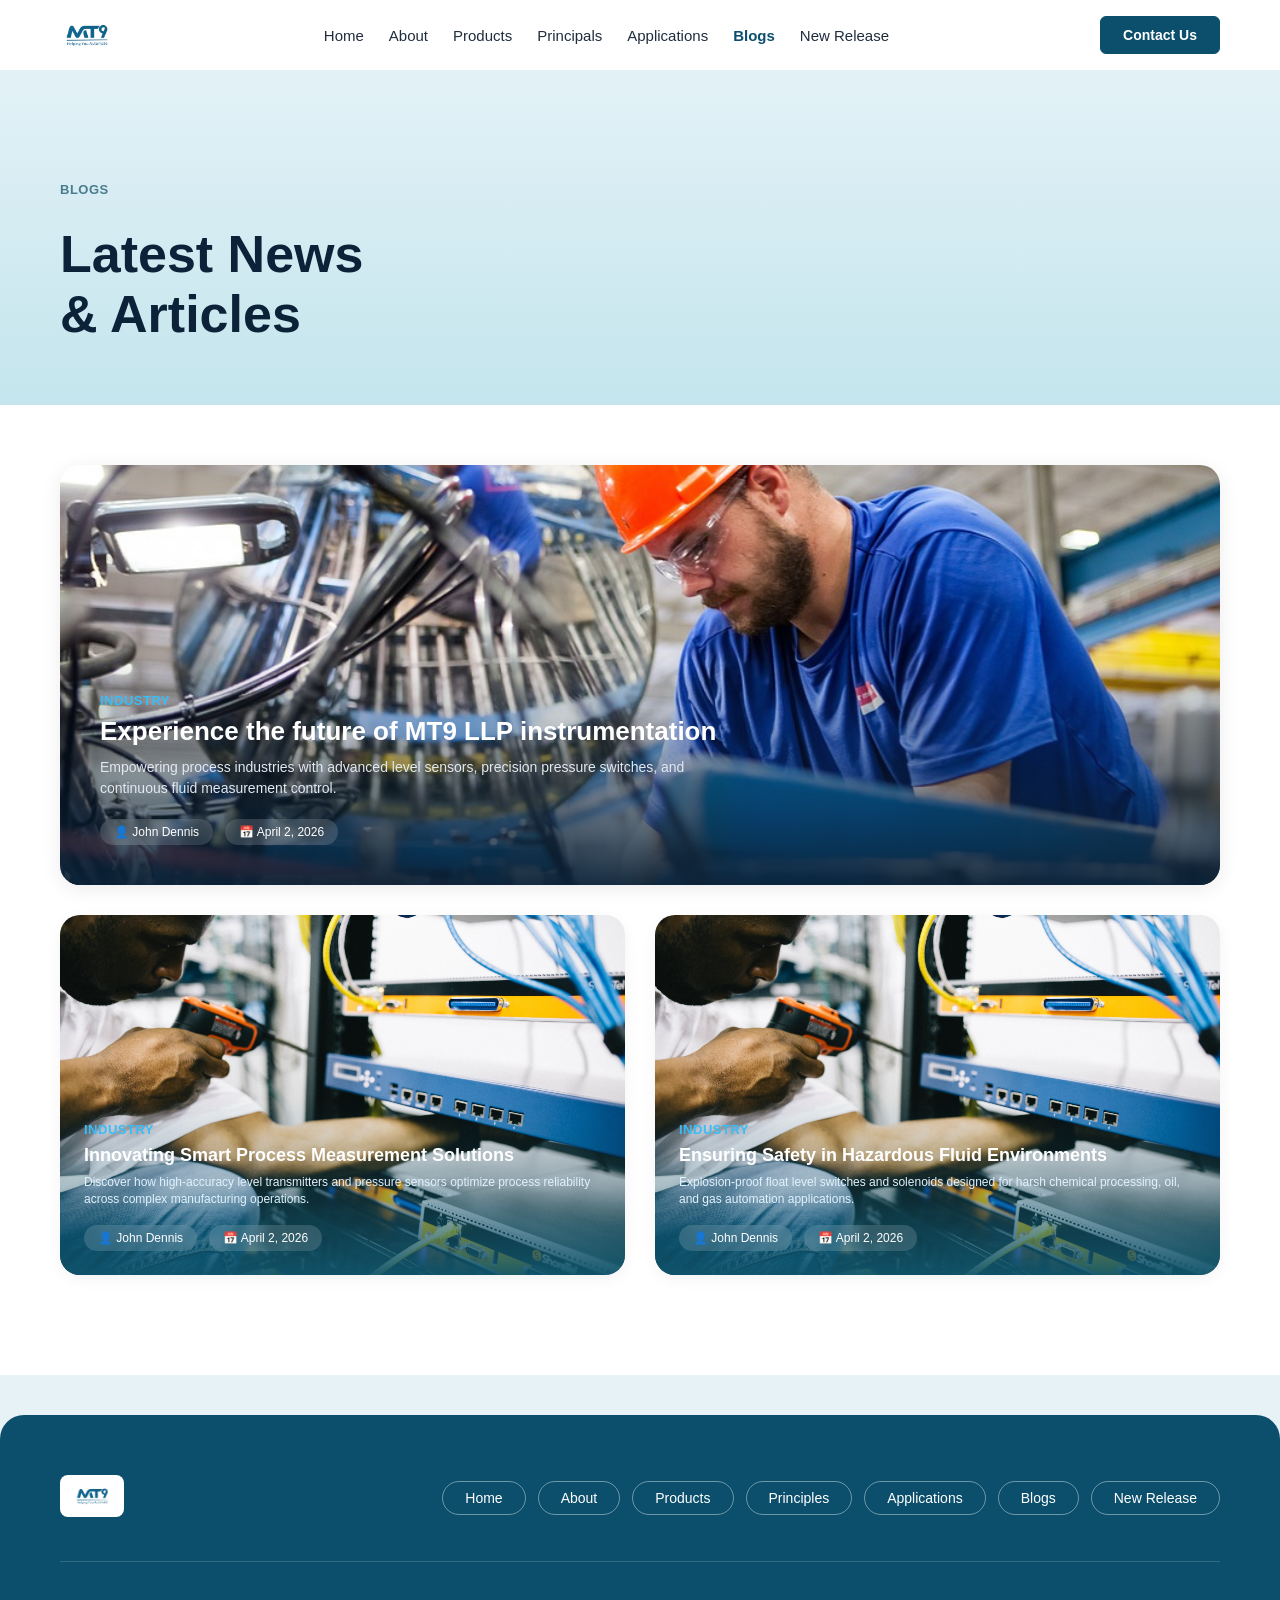
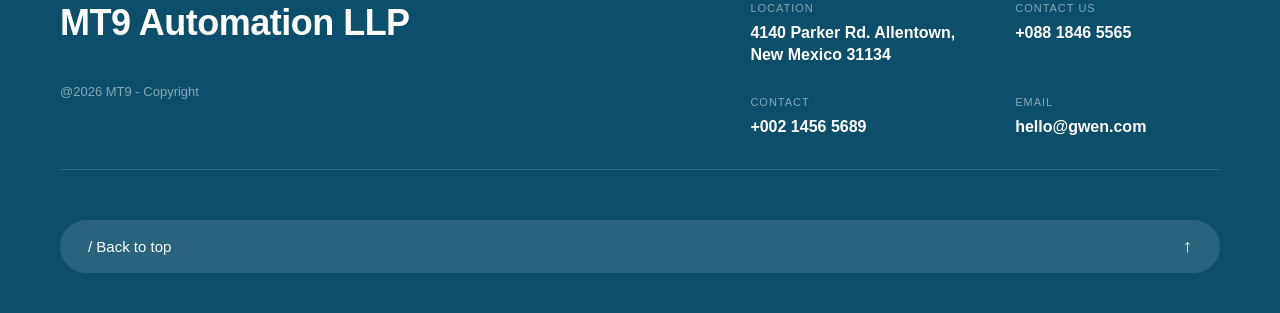
<file: blogs.html>
<!DOCTYPE html>
<html lang="en">

<head>
    <meta charset="UTF-8">
    <meta name="viewport" content="width=device-width, initial-scale=1.0">
    <title>Blogs & Articles - MT9 Automation LLP</title>
    <link rel="stylesheet" href="style.css">
</head>

<body>

    <!-- ================= NAVBAR (Without Search Bar) ================= -->
    <header class="navbar">
        <div class="container nav-container">
            <div class="logo">
                <a href="index.html">
                    <img src="images/logo.png.png" alt="MT9 Automation LLP Logo" class="site-logo">
                </a>
            </div>
              <!-- Pure CSS Checkbox Toggle -->
        <input type="checkbox" id="menu-toggle" class="menu-checkbox">
        <label for="menu-toggle" class="hamburger-label" aria-label="Toggle Navigation">
            <span></span>
            <span></span>
            <span></span>
        </label>
            <nav class="nav-links">
                <a href="index.html">Home</a>
                <a href="about.html">About</a>
                <a href="products.html">Products</a>
                <a href="principal.html">Principals</a>
                <a href="applications.html">Applications</a>
                <a href="blogs.html" class="active">Blogs</a>
                <a href="new-release.html">New Release</a>
                <!-- Mobile Menu ke andar Contact Us Button -->
            <a href="contact.html" class="btn btn-primary mobile-nav-btn">↗ Contact Us</a>
        </nav>
            </nav>
            <a href="contact.html" class="btn btn-primary nav-btn">Contact Us</a>
        </div>
    </header>

    <main id="blogs-content">

        <!-- ================= HERO SECTION ================= -->
        <section class="products-hero">
            <div class="container">
                <div class="products-hero-content">
                    <span class="sub-tag">Blogs</span>
                    <h1 class="products-hero-title">Latest News<br>& Articles</h1>
                </div>
            </div>
        </section>

        <!-- ================= BLOGS SECTION ================= -->
        <section class="blogs-section">
            <div class="container">

                <!-- Featured Large Blog Card -->
                <div class="blog-featured-card">
                    <div class="blog-img-wrapper">
                        <img src="images/news-bg.jpg.png" alt="Future of MT9 Industrial Automation">
                    </div>
                    <div class="blog-featured-overlay">
                        <span class="blog-category">Industry</span>
                        <h2 class="blog-featured-title">Experience the future of MT9 LLP instrumentation</h2>
                        <p class="blog-featured-desc">Empowering process industries with advanced level sensors, precision pressure switches, and continuous fluid measurement control.</p>
                        <div class="blog-meta">
                            <span class="blog-author">👤 John Dennis</span>
                            <span class="blog-date">📅 April 2, 2026</span>
                        </div>
                    </div>
                </div>

                <!-- Two Column Secondary Blog Cards Grid -->
                <div class="blogs-grid">

                    <!-- Blog Card 1 -->
                    <div class="blog-card">
                        <div class="blog-card-img">
                            <img src="images/blog1.jpg.png" alt="Industrial Automation Sensors">
                        </div>
                        <div class="blog-card-overlay">
                            <span class="blog-category">Industry</span>
                            <h3 class="blog-card-title">Innovating Smart Process Measurement Solutions</h3>
                            <p class="blog-card-desc">Discover how high-accuracy level transmitters and pressure sensors optimize process reliability across complex manufacturing operations.</p>
                            <div class="blog-meta">
                                <span class="blog-author">👤 John Dennis</span>
                                <span class="blog-date">📅 April 2, 2026</span>
                            </div>
                        </div>
                    </div>

                    <!-- Blog Card 2 -->
                    <div class="blog-card">
                        <div class="blog-card-img">
                            <img src="images/blog2.jpg.png" alt="Explosion Proof Level Switches">
                        </div>
                        <div class="blog-card-overlay">
                            <span class="blog-category">Industry</span>
                            <h3 class="blog-card-title">Ensuring Safety in Hazardous Fluid Environments</h3>
                            <p class="blog-card-desc">Explosion-proof float level switches and solenoids designed for harsh chemical processing, oil, and gas automation applications.</p>
                            <div class="blog-meta">
                                <span class="blog-author">👤 John Dennis</span>
                                <span class="blog-date">📅 April 2, 2026</span>
                            </div>
                        </div>
                    </div>

                </div>

            </div>
        </section>

    </main>
     <!-- ================= SECTION 6: FOOTER ================= -->
    <footer class="site-footer">
        <div class="container footer-container">

            <!-- Top Row: Logo & Navigation Pills -->
            <div class="footer-top">
                <div class="footer-logo">
                    <img src="images/logo.png.png" alt="MT9 Automation LLP Logo">
                </div>
                <nav class="footer-pills">
                    <a href="index.html" class="pill-btn">Home</a>
                    <a href="about.html" class="pill-btn">About</a>
                    <a href="products.html" class="pill-btn">Products</a>
                    <a href="principal.html" class="pill-btn">Principles</a>
                    <a href="applications.html"class="pill-btn">Applications</a>
                    <a href="blogs.html" class="pill-btn">Blogs</a>
                    <a href="new-release.html"class="pill-btn">New Release</a>
                </nav>
            </div>

            <div class="footer-divider"></div>

            <!-- Middle Row: Company Title & Contact Info Grid -->
            <div class="footer-middle">
                <div class="footer-brand">
                    <h2>MT9 Automation LLP</h2>
                    <p class="copyright-text">@2026 MT9 - Copyright</p>
                </div>

                <div class="footer-info-grid">
                    <div class="info-item">
                        <span class="info-label">LOCATION</span>
                        <p class="info-val">4140 Parker Rd. Allentown,<br>New Mexico 31134</p>
                    </div>

                    <div class="info-item">
                        <span class="info-label">CONTACT US</span>
                        <p class="info-val">+088 1846 5565</p>
                    </div>

                    <div class="info-item">
                        <span class="info-label">CONTACT</span>
                        <p class="info-val">+002 1456 5689</p>
                    </div>

                    <div class="info-item">
                        <span class="info-label">EMAIL</span>
                        <p class="info-val">hello@gwen.com</p>
                    </div>
                </div>
            </div>

            <div class="footer-divider"></div>

            <!-- Bottom Row: Back to Top Bar -->
            <div class="footer-bottom">
                <a href="#" class="back-to-top-btn">
                    <span>/ Back to top</span>
                    <span class="top-arrow">↑</span>
                </a>
            </div>

        </div>
    </footer>
</body>

</html>
</file>
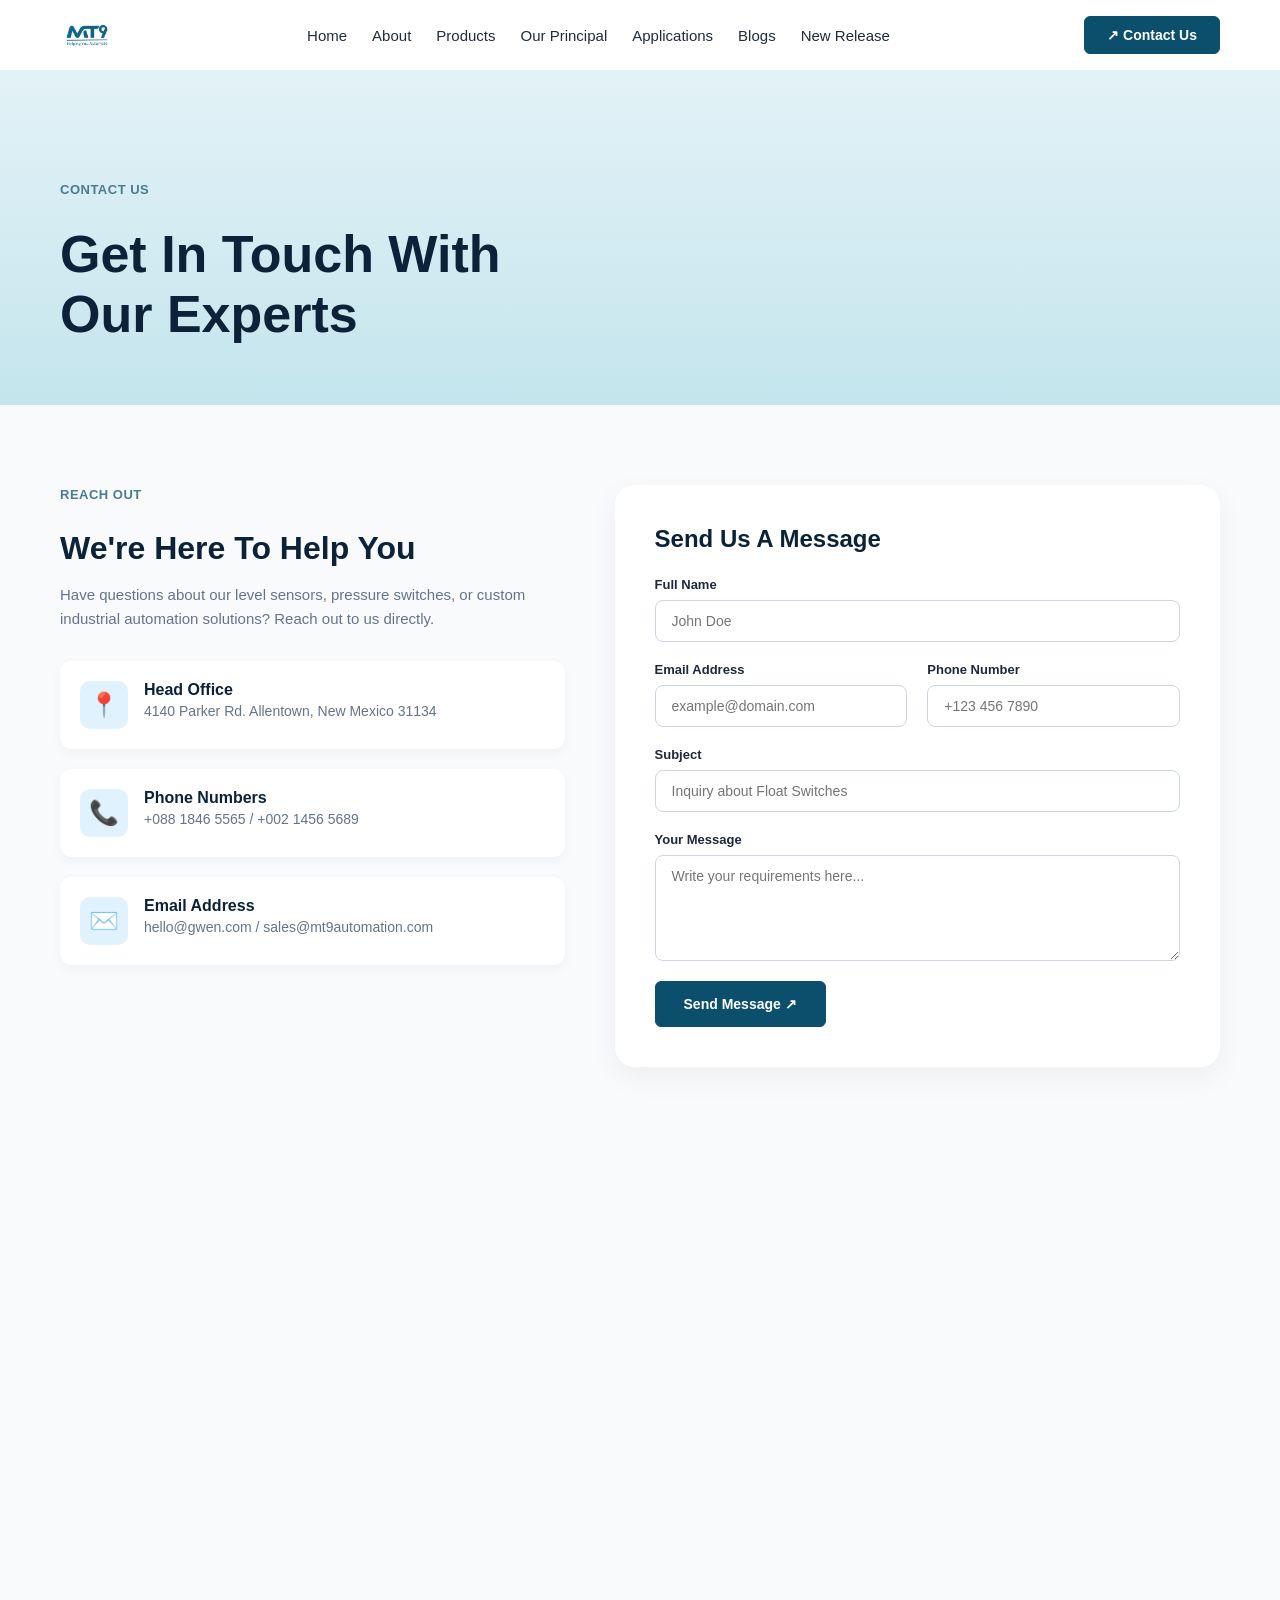
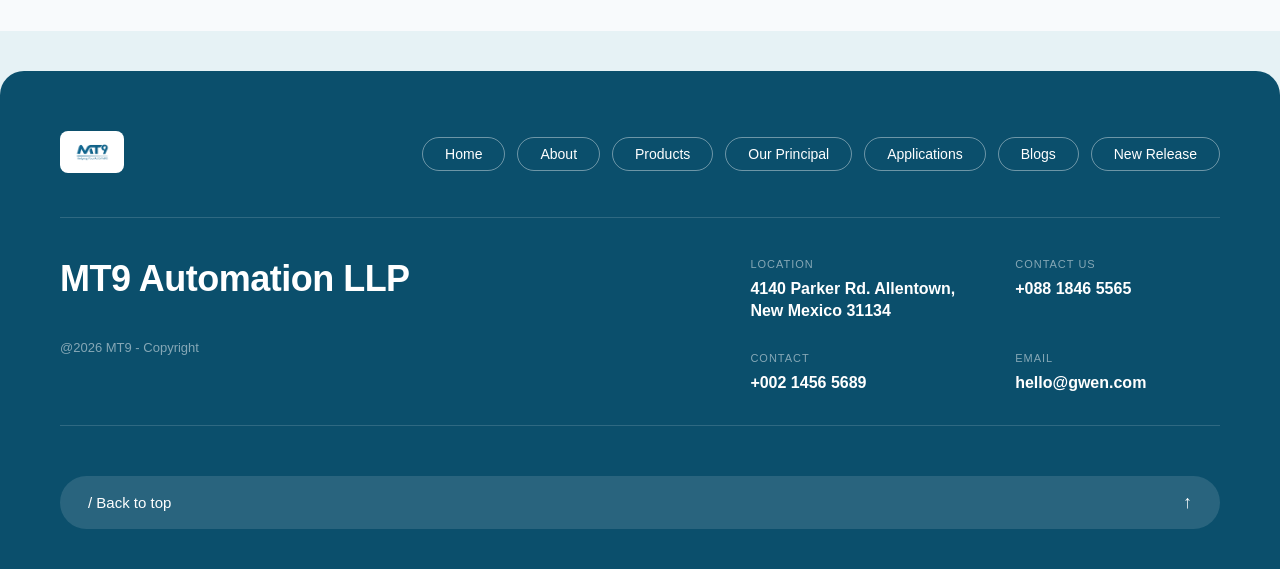
<file: contact.html>
<!DOCTYPE html>
<html lang="en">

<head>
    <meta charset="UTF-8">
    <meta name="viewport" content="width=device-width, initial-scale=1.0">
    <title>Contact Us - MT9 Automation LLP</title>
    <link rel="stylesheet" href="style.css">
</head>

<body>

    <!-- ================= NAVBAR ================= -->
    <header class="navbar">
        <div class="container nav-container">
            <div class="logo">
                <a href="index.html">
                    <img src="images/logo.png.png" alt="MT9 Automation LLP Logo" class="site-logo">
                </a>
            </div>
            <!-- Pure CSS Checkbox Toggle -->
        <input type="checkbox" id="menu-toggle" class="menu-checkbox">
        <label for="menu-toggle" class="hamburger-label" aria-label="Toggle Navigation">
            <span></span>
            <span></span>
            <span></span>
        </label>
            <nav class="nav-links">
                <a href="index.html">Home</a>
                <a href="about.html">About</a>
                <a href="products.html">Products</a>
                <a href="principal.html">Our Principal</a>
                <a href="applications.html">Applications</a>
                <a href="blogs.html">Blogs</a>
                <a href="new-release.html">New Release</a>
                <!-- Mobile Menu ke andar Contact Us Button -->
            <a href="contact.html" class="btn btn-primary mobile-nav-btn">↗ Contact Us</a>
        </nav>
            </nav>
            <a href="contact.html" class="btn btn-primary nav-btn active">↗ Contact Us</a>
        </div>
    </header>

    <main id="contact-content">

        <!-- ================= HERO SECTION ================= -->
        <section class="products-hero">
            <div class="container">
                <div class="products-hero-content">
                    <span class="sub-tag">Contact Us</span>
                    <h1 class="products-hero-title">Get In Touch With<br>Our Experts</h1>
                </div>
            </div>
        </section>

        <!-- ================= CONTACT FORM & INFO SECTION ================= -->
        <section class="contact-section">
            <div class="container">
                <div class="contact-wrapper">

                    <!-- Left Column: Contact Details -->
                    <div class="contact-info-box">
                        <span class="sub-tag">Reach Out</span>
                        <h2>We're Here To Help You</h2>
                        <p class="contact-lead">Have questions about our level sensors, pressure switches, or custom industrial automation solutions? Reach out to us directly.</p>

                        <div class="contact-details-list">
                            <div class="contact-detail-card">
                                <div class="icon-box">📍</div>
                                <div>
                                    <h4>Head Office</h4>
                                    <p>4140 Parker Rd. Allentown, New Mexico 31134</p>
                                </div>
                            </div>

                            <div class="contact-detail-card">
                                <div class="icon-box">📞</div>
                                <div>
                                    <h4>Phone Numbers</h4>
                                    <p>+088 1846 5565 / +002 1456 5689</p>
                                </div>
                            </div>

                            <div class="contact-detail-card">
                                <div class="icon-box">✉️</div>
                                <div>
                                    <h4>Email Address</h4>
                                    <p>hello@gwen.com / sales@mt9automation.com</p>
                                </div>
                            </div>
                        </div>
                    </div>

                    <!-- Right Column: Interactive Form -->
                    <div class="contact-form-box">
                        <h3>Send Us A Message</h3>
                        <form action="#" method="POST" class="contact-form">
                            <div class="form-group">
                                <label for="fullname">Full Name</label>
                                <input type="text" id="fullname" name="fullname" placeholder="John Doe" required>
                            </div>

                            <div class="form-row">
                                <div class="form-group">
                                    <label for="email">Email Address</label>
                                    <input type="email" id="email" name="email" placeholder="example@domain.com" required>
                                </div>
                                <div class="form-group">
                                    <label for="phone">Phone Number</label>
                                    <input type="tel" id="phone" name="phone" placeholder="+123 456 7890">
                                </div>
                            </div>

                            <div class="form-group">
                                <label for="subject">Subject</label>
                                <input type="text" id="subject" name="subject" placeholder="Inquiry about Float Switches">
                            </div>

                            <div class="form-group">
                                <label for="message">Your Message</label>
                                <textarea id="message" name="message" rows="5" placeholder="Write your requirements here..." required></textarea>
                            </div>

                            <button type="submit" class="btn btn-primary submit-btn">Send Message ↗</button>
                        </form>
                    </div>

                </div>
            </div>
        </section>

        <!-- ================= GOOGLE MAP SECTION ================= -->
        <section class="map-section">
            <div class="container">
                <div class="map-container">
                    <iframe 
                        src="https://www.google.com/maps/embed?pb=!1m18!1m12!1m3!1d3571.30325492215!2d80.331873!3d26.449923!2m3!1f0!2f0!3f0!3m2!1i1024!2i768!4f13.1!3m3!1m2!1s0x399c477073232147%3A0x8e82d8d85f818d05!2sKanpur%2C%20Uttar%20Pradesh!5e0!3m2!1sen!2sin!4v1700000000000!5m2!1sen!2sin" 
                        width="100%" 
                        height="400" 
                        style="border:0; border-radius:16px;" 
                        allowfullscreen="" 
                        loading="lazy">
                    </iframe>
                </div>
            </div>
        </section>

    </main>

    <!-- ================= FOOTER ================= -->
    <footer class="site-footer">
        <div class="container footer-container">

            <div class="footer-top">
                <div class="footer-logo">
                    <img src="images/logo.png.png" alt="MT9 Automation LLP Logo">
                </div>
                <nav class="footer-pills">
                    <a href="index.html" class="pill-btn">Home</a>
                    <a href="about.html" class="pill-btn">About</a>
                    <a href="products.html" class="pill-btn">Products</a>
                    <a href="principal.html" class="pill-btn">Our Principal</a>
                    <a href="applications.html" class="pill-btn">Applications</a>
                    <a href="blogs.html" class="pill-btn">Blogs</a>
                    <a href="new-release.html" class="pill-btn">New Release</a>
                </nav>
            </div>

            <div class="footer-divider"></div>

            <div class="footer-middle">
                <div class="footer-brand">
                    <h2>MT9 Automation LLP</h2>
                    <p class="copyright-text">@2026 MT9 - Copyright</p>
                </div>

                <div class="footer-info-grid">
                    <div class="info-item">
                        <span class="info-label">LOCATION</span>
                        <p class="info-val">4140 Parker Rd. Allentown,<br>New Mexico 31134</p>
                    </div>

                    <div class="info-item">
                        <span class="info-label">CONTACT US</span>
                        <p class="info-val">+088 1846 5565</p>
                    </div>

                    <div class="info-item">
                        <span class="info-label">CONTACT</span>
                        <p class="info-val">+002 1456 5689</p>
                    </div>

                    <div class="info-item">
                        <span class="info-label">EMAIL</span>
                        <p class="info-val">hello@gwen.com</p>
                    </div>
                </div>
            </div>

            <div class="footer-divider"></div>

            <div class="footer-bottom">
                <a href="#top" class="back-to-top-btn">
                    <span>/ Back to top</span>
                    <span class="top-arrow">↑</span>
                </a>
            </div>

        </div>
    </footer>

</body>

</html>
</file>
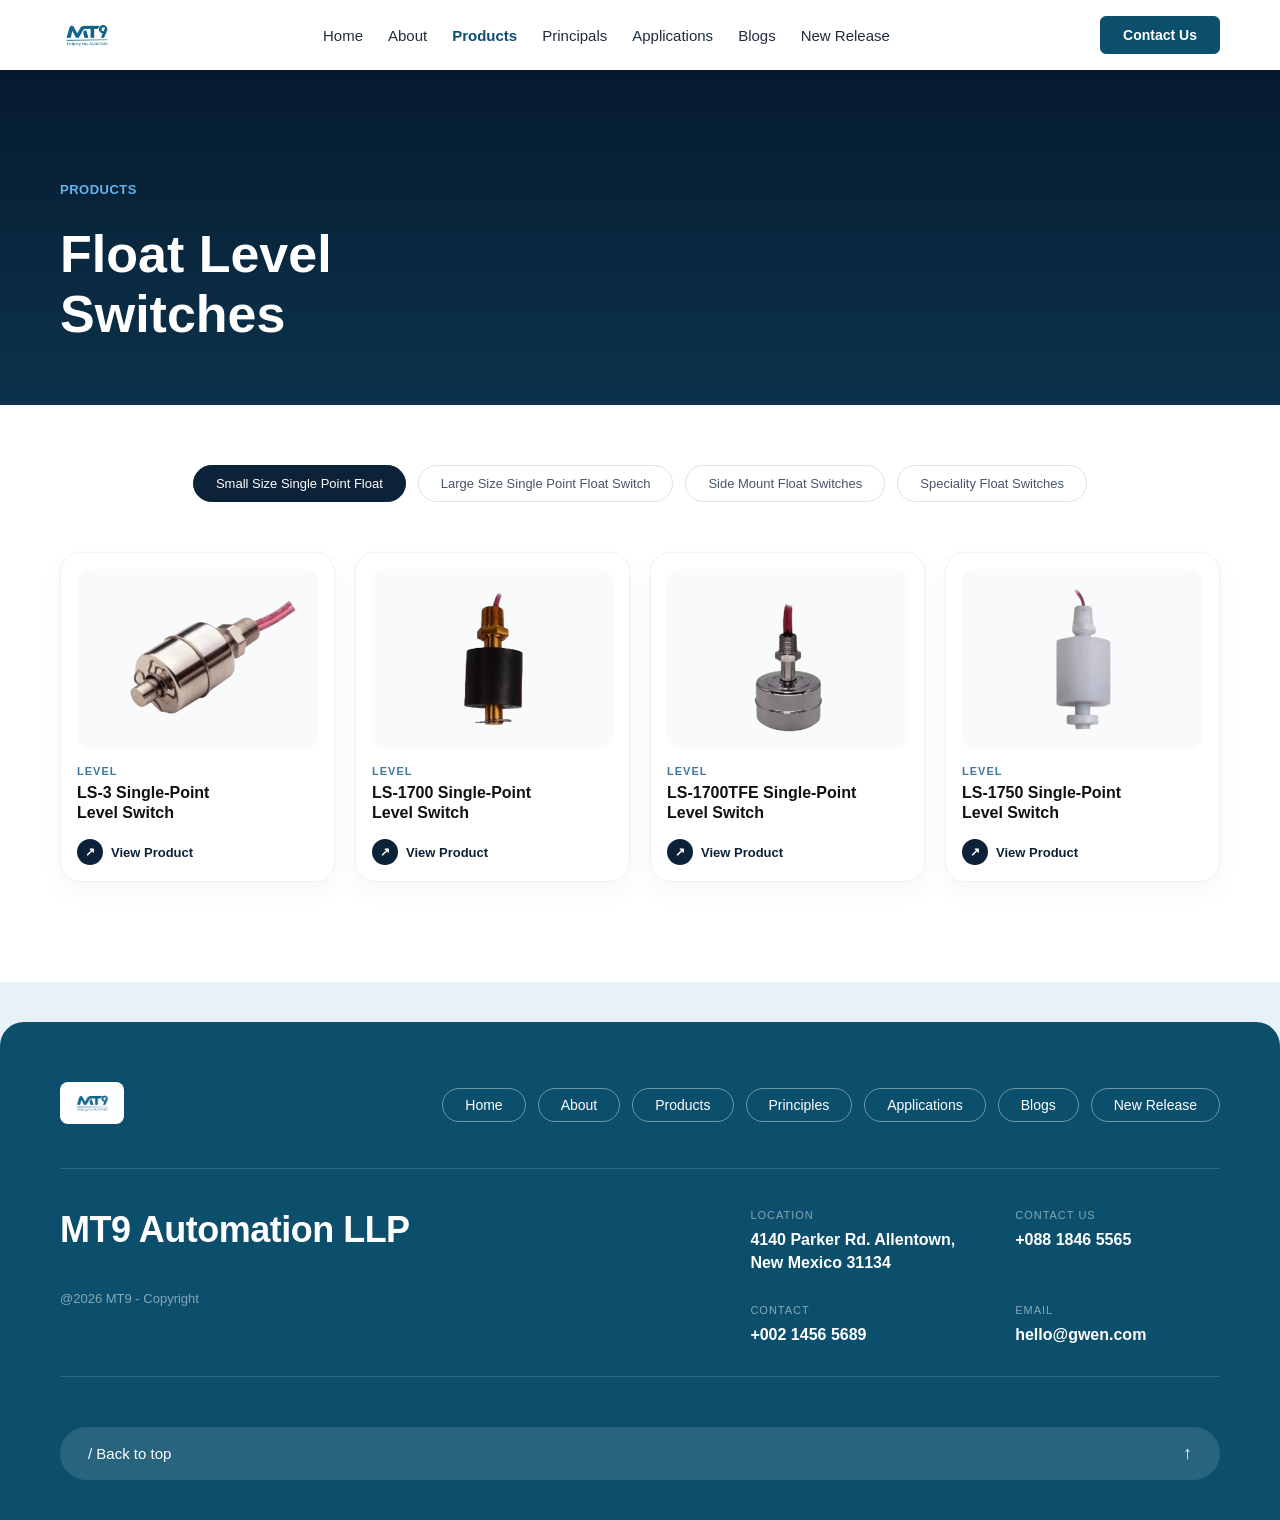
<file: float-level-switches.html>
<!DOCTYPE html>
<html lang="en">

<head>
    <meta charset="UTF-8">
    <meta name="viewport" content="width=device-width, initial-scale=1.0">
    <title>Float Level Switches - MT9 Automation LLP</title>
    <link rel="stylesheet" href="style.css">
</head>

<body>

    <!-- ================= NAVBAR ================= -->
    <header class="navbar">
        <div class="container nav-container">
            <div class="logo">
                <a href="index.html">
                    <img src="images/logo.png.png" alt="MT9 Automation LLP Logo" class="site-logo">
                </a>
            </div>
              <!-- Pure CSS Checkbox Toggle -->
        <input type="checkbox" id="menu-toggle" class="menu-checkbox">
        <label for="menu-toggle" class="hamburger-label" aria-label="Toggle Navigation">
            <span></span>
            <span></span>
            <span></span>
        </label>
            <nav class="nav-links">
                <a href="index.html">Home</a>
                <a href="about.html">About</a>
                <a href="products.html" class="active">Products</a>
                <a href="principal.html">Principals</a>
                <a href="applications.html">Applications</a>
                <a href="blogs.html">Blogs</a>
                <a href="new-release.html">New Release</a>
                <!-- Mobile Menu ke andar Contact Us Button -->
            <a href="contact.html" class="btn btn-primary mobile-nav-btn">↗ Contact Us</a>
        </nav>
            </nav>
            <a href="contact.html" class="btn btn-primary nav-btn">Contact Us</a>
        </div>
    </header>

    <main id="float-level-switches-content">

        <!-- ================= DARK HERO SECTION (Frame 7 Style) ================= -->
        <section class="products-hero hero-dark">
            <div class="container">
                <div class="products-hero-content">
                    <span class="sub-tag sub-tag-light">Products</span>
                    <h1 class="products-hero-title text-white">Float Level<br>Switches</h1>
                </div>
            </div>
        </section>

        <!-- ================= PRODUCTS LISTING ================= -->
        <section class="products-section">
            <div class="container">

                <!-- Filter Sub-Categories -->
                <div class="filter-container">
                    <button class="filter-pill active">Small Size Single Point Float</button>
                    <button class="filter-pill">Large Size Single Point Float Switch</button>
                    <button class="filter-pill">Side Mount Float Switches</button>
                    <button class="filter-pill">Speciality Float Switches</button>
                </div>

                <!-- Products Grid (4 Columns) -->
                <div class="products-grid">

                    <!-- Product Card 1 -->
                    <div class="product-card">
                        <div class="product-img-box">
                            <img src="images/ls3.jpg.png" alt="LS-3 Single-Point Level Switch">
                        </div>
                        <div class="product-info">
                            <span class="product-cat">LEVEL</span>
                            <h3 class="product-title">LS-3 Single-Point<br>Level Switch</h3>
                            <a href="#" class="btn-view-product"><span class="arrow">↗</span> View Product</a>
                        </div>
                    </div>

                    <!-- Product Card 2 -->
                    <div class="product-card">
                        <div class="product-img-box">
                            <img src="images/ls1700.jpg.png" alt="LS-1700 Single-Point Level Switch">
                        </div>
                        <div class="product-info">
                            <span class="product-cat">LEVEL</span>
                            <h3 class="product-title">LS-1700 Single-Point<br>Level Switch</h3>
                            <a href="#" class="btn-view-product"><span class="arrow">↗</span> View Product</a>
                        </div>
                    </div>

                    <!-- Product Card 3 -->
                    <div class="product-card">
                        <div class="product-img-box">
                            <img src="images/ls1700tfe.jpg.png" alt="LS-1700TFE Single-Point Level Switch">
                        </div>
                        <div class="product-info">
                            <span class="product-cat">LEVEL</span>
                            <h3 class="product-title">LS-1700TFE Single-Point<br>Level Switch</h3>
                            <a href="#" class="btn-view-product"><span class="arrow">↗</span> View Product</a>
                        </div>
                    </div>

                    <!-- Product Card 4 -->
                    <div class="product-card">
                        <div class="product-img-box">
                            <img src="images/ls1750.jpg.png" alt="LS-1750 Single-Point Level Switch">
                        </div>
                        <div class="product-info">
                            <span class="product-cat">LEVEL</span>
                            <h3 class="product-title">LS-1750 Single-Point<br>Level Switch</h3>
                            <a href="#" class="btn-view-product"><span class="arrow">↗</span> View Product</a>
                        </div>
                    </div>

                </div>

            </div>
        </section>

    </main>
    <footer class="site-footer">
        <div class="container footer-container">

            <!-- Top Row: Logo & Navigation Pills -->
            <div class="footer-top">
                <div class="footer-logo">
                    <img src="images/logo.png.png" alt="MT9 Automation LLP Logo">
                </div>
                <nav class="footer-pills">
                    <a href="index.html" class="pill-btn">Home</a>
                    <a href="about.html" class="pill-btn">About</a>
                    <a href="products.html" class="pill-btn">Products</a>
                    <a href="principal.html" class="pill-btn">Principles</a>
                    <a href="applications.html"class="pill-btn">Applications</a>
                    <a href="blogs.html" class="pill-btn">Blogs</a>
                    <a href="new-release.html"class="pill-btn">New Release</a>
                </nav>
            </div>

            <div class="footer-divider"></div>

            <!-- Middle Row: Company Title & Contact Info Grid -->
            <div class="footer-middle">
                <div class="footer-brand">
                    <h2>MT9 Automation LLP</h2>
                    <p class="copyright-text">@2026 MT9 - Copyright</p>
                </div>

                <div class="footer-info-grid">
                    <div class="info-item">
                        <span class="info-label">LOCATION</span>
                        <p class="info-val">4140 Parker Rd. Allentown,<br>New Mexico 31134</p>
                    </div>

                    <div class="info-item">
                        <span class="info-label">CONTACT US</span>
                        <p class="info-val">+088 1846 5565</p>
                    </div>

                    <div class="info-item">
                        <span class="info-label">CONTACT</span>
                        <p class="info-val">+002 1456 5689</p>
                    </div>

                    <div class="info-item">
                        <span class="info-label">EMAIL</span>
                        <p class="info-val">hello@gwen.com</p>
                    </div>
                </div>
            </div>

            <div class="footer-divider"></div>

            <!-- Bottom Row: Back to Top Bar -->
            <div class="footer-bottom">
                <a href="#" class="back-to-top-btn">
                    <span>/ Back to top</span>
                    <span class="top-arrow">↑</span>
                </a>
            </div>

        </div>
    </footer>
</body>

</html>
</file>
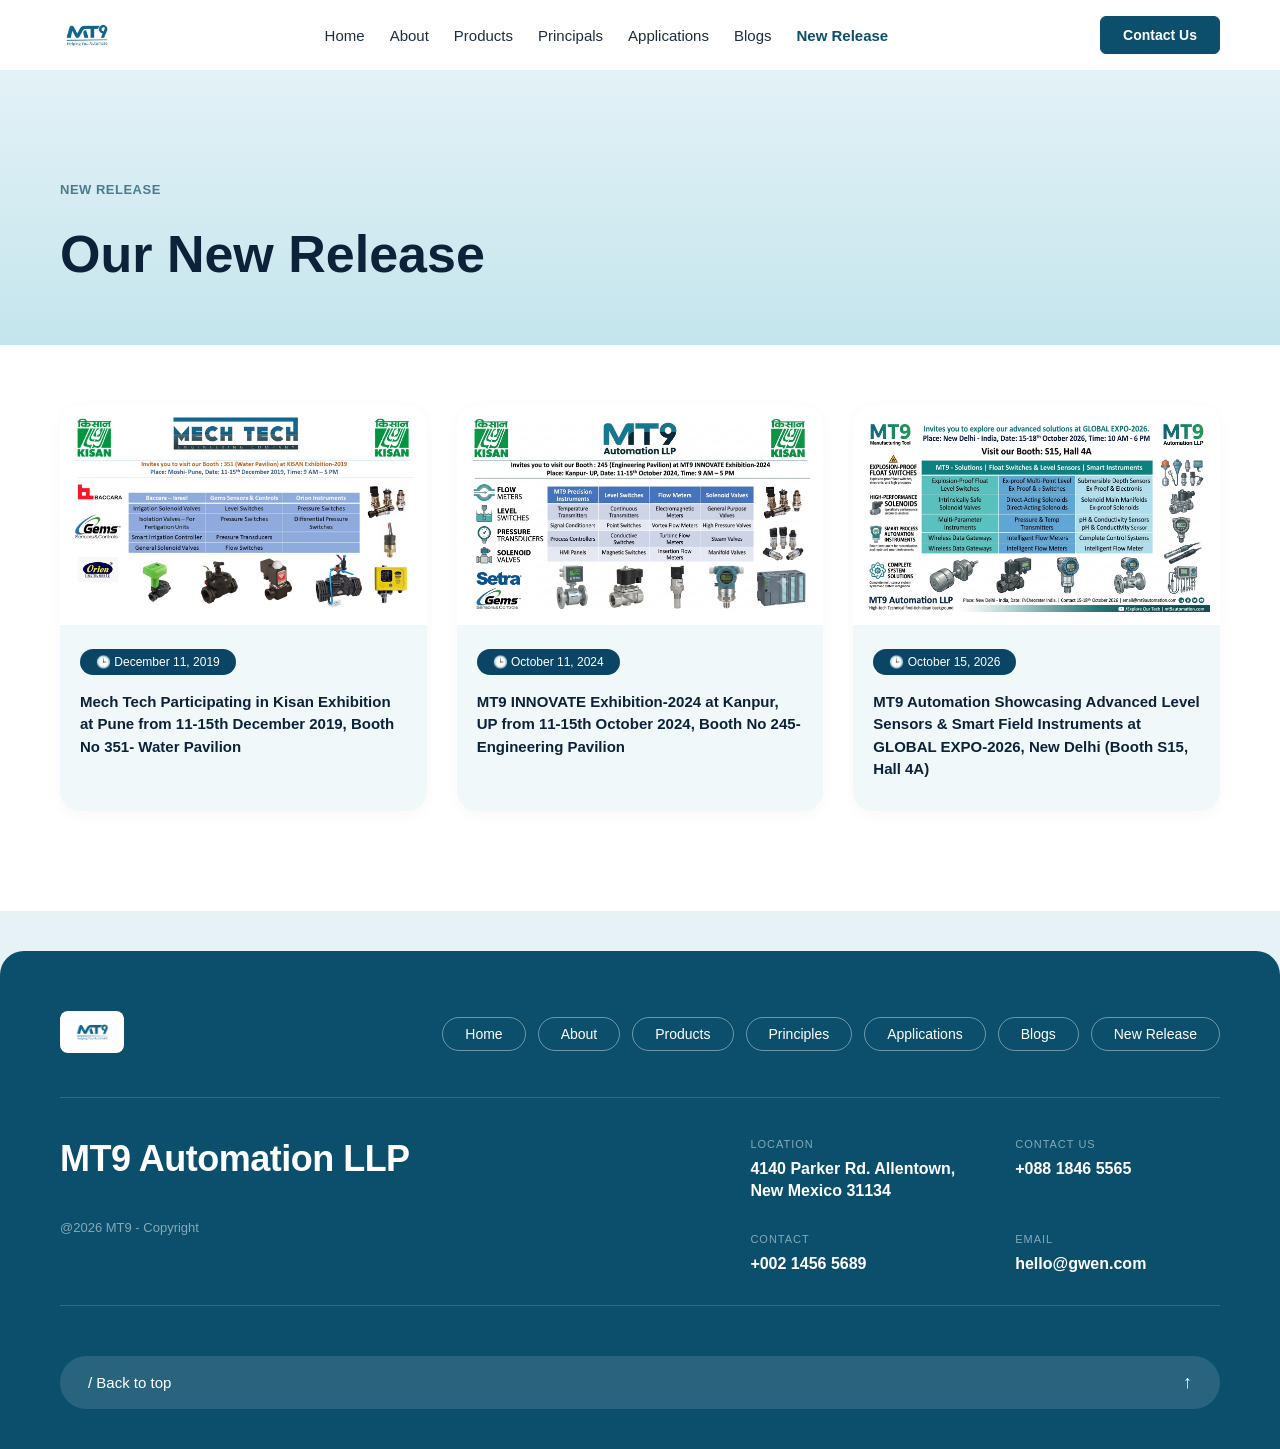
<file: new-release.html>
<!DOCTYPE html>
<html lang="en">

<head>
    <meta charset="UTF-8">
    <meta name="viewport" content="width=device-width, initial-scale=1.0">
    <title>Our New Release - MT9 Automation LLP</title>
    <link rel="stylesheet" href="style.css">
</head>

<body>

    <!-- ================= NAVBAR ================= -->
    <header class="navbar">
        <div class="container nav-container">
            <div class="logo">
                <a href="index.html">
                    <img src="images/logo.png.png" alt="MT9 Automation LLP Logo" class="site-logo">
                </a>
            </div>
              <!-- Pure CSS Checkbox Toggle -->
        <input type="checkbox" id="menu-toggle" class="menu-checkbox">
        <label for="menu-toggle" class="hamburger-label" aria-label="Toggle Navigation">
            <span></span>
            <span></span>
            <span></span>
        </label>
            <nav class="nav-links">
                <a href="index.html">Home</a>
                <a href="about.html">About</a>
                <a href="products.html">Products</a>
                <a href="principal.html">Principals</a>
                <a href="applications.html">Applications</a>
                <a href="blogs.html">Blogs</a>
                <a href="new-release.html" class="active">New Release</a>
                <!-- Mobile Menu ke andar Contact Us Button -->
            <a href="contact.html" class="btn btn-primary mobile-nav-btn">↗ Contact Us</a>
        </nav>
            </nav>
            <a href="contact.html" class="btn btn-primary nav-btn">Contact Us</a>
        </div>
    </header>

    <main id="new-release-content">

        <!-- ================= HERO SECTION ================= -->
        <section class="products-hero">
            <div class="container">
                <div class="products-hero-content">
                    <span class="sub-tag">New Release</span>
                    <h1 class="products-hero-title">Our New Release</h1>
                </div>
            </div>
        </section>

        <!-- ================= RELEASES GRID SECTION ================= -->
        <section class="releases-section">
            <div class="container">
                <div class="releases-grid">

                    <!-- Release Card 1 (Original Event) -->
                    <div class="release-card">
                        <div class="release-img-box">
                            <img src="images/kisan-exhibition.jpg.png" alt="Kisan Exhibition Pune">
                        </div>
                        <div class="release-body">
                            <span class="release-date">🕒 December 11, 2019</span>
                            <h3 class="release-title">
                                Mech Tech Participating in Kisan Exhibition at Pune from 11-15th December 2019, Booth No 351- Water Pavilion
                            </h3>
                        </div>
                    </div>

                    <!-- Release Card 2 -->
                    <div class="release-card">
                        <div class="release-img-box">
                            <img src="images/Automation.png.png" alt="MT9 Innovate Exhibition Kanpur">
                        </div>
                        <div class="release-body">
                            <span class="release-date">🕒 October 11, 2024</span>
                            <h3 class="release-title">
                                MT9 INNOVATE Exhibition-2024 at Kanpur, UP from 11-15th October 2024, Booth No 245- Engineering Pavilion
                            </h3>
                        </div>
                    </div>

                    <!-- Release Card 3 -->
                    <div class="release-card">
                        <div class="release-img-box">
                            <img src="images/Process.png.png" alt="Global Expo New Delhi">
                        </div>
                        <div class="release-body">
                            <span class="release-date">🕒 October 15, 2026</span>
                            <h3 class="release-title">
                                MT9 Automation Showcasing Advanced Level Sensors & Smart Field Instruments at GLOBAL EXPO-2026, New Delhi (Booth S15, Hall 4A)
                            </h3>
                        </div>
                    </div>

                </div>
            </div>
        </section>

    </main>
      <!-- ================= SECTION 6: FOOTER ================= -->
    <footer class="site-footer">
        <div class="container footer-container">

            <!-- Top Row: Logo & Navigation Pills -->
            <div class="footer-top">
                <div class="footer-logo">
                    <img src="images/logo.png.png" alt="MT9 Automation LLP Logo">
                </div>
                <nav class="footer-pills">
                    <a href="index.html" class="pill-btn">Home</a>
                    <a href="about.html" class="pill-btn">About</a>
                    <a href="products.html" class="pill-btn">Products</a>
                    <a href="principal.html" class="pill-btn">Principles</a>
                    <a href="applications.html"class="pill-btn">Applications</a>
                    <a href="blogs.html" class="pill-btn">Blogs</a>
                    <a href="new-release.html"class="pill-btn">New Release</a>
                </nav>
            </div>

            <div class="footer-divider"></div>

            <!-- Middle Row: Company Title & Contact Info Grid -->
            <div class="footer-middle">
                <div class="footer-brand">
                    <h2>MT9 Automation LLP</h2>
                    <p class="copyright-text">@2026 MT9 - Copyright</p>
                </div>

                <div class="footer-info-grid">
                    <div class="info-item">
                        <span class="info-label">LOCATION</span>
                        <p class="info-val">4140 Parker Rd. Allentown,<br>New Mexico 31134</p>
                    </div>

                    <div class="info-item">
                        <span class="info-label">CONTACT US</span>
                        <p class="info-val">+088 1846 5565</p>
                    </div>

                    <div class="info-item">
                        <span class="info-label">CONTACT</span>
                        <p class="info-val">+002 1456 5689</p>
                    </div>

                    <div class="info-item">
                        <span class="info-label">EMAIL</span>
                        <p class="info-val">hello@gwen.com</p>
                    </div>
                </div>
            </div>

            <div class="footer-divider"></div>

            <!-- Bottom Row: Back to Top Bar -->
            <div class="footer-bottom">
                <a href="#" class="back-to-top-btn">
                    <span>/ Back to top</span>
                    <span class="top-arrow">↑</span>
                </a>
            </div>

        </div>
    </footer>
</body>

</html>
</file>
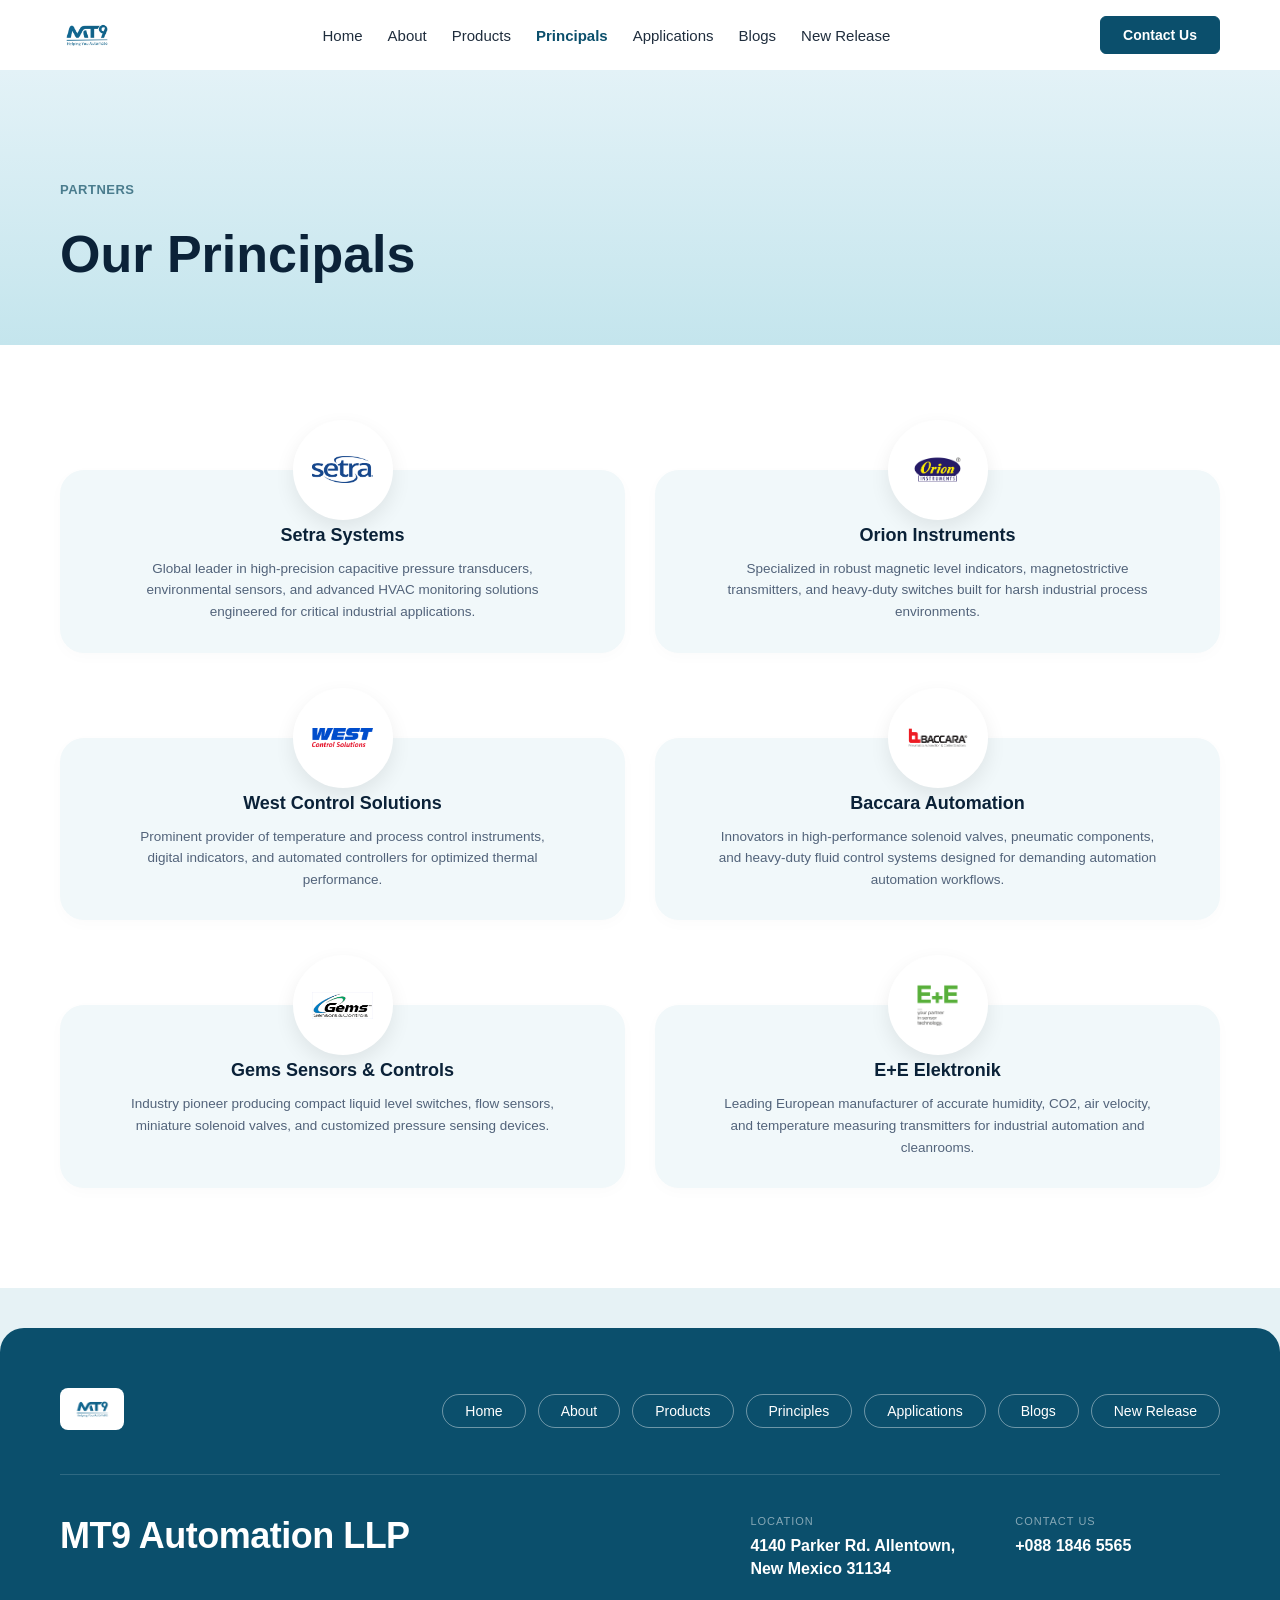
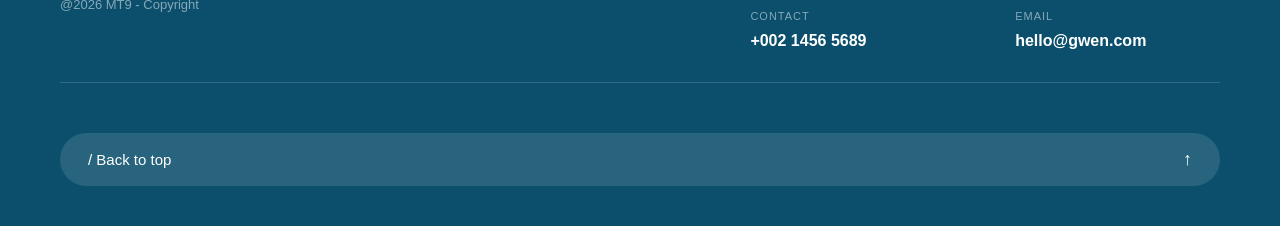
<file: principal.html>
<!DOCTYPE html>
<html lang="en">

<head>
    <meta charset="UTF-8">
    <meta name="viewport" content="width=device-width, initial-scale=1.0">
    <title>Our Principals - MT9 Automation LLP</title>
    <link rel="stylesheet" href="style.css">
</head>

<body>

    <!-- ================= NAVBAR ================= -->
    <header class="navbar">
        <div class="container nav-container">
            <div class="logo">
                <a href="index.html">
                    <img src="images/logo.png.png" alt="MT9 Automation LLP Logo" class="site-logo">
                </a>
            </div>
              <!-- Pure CSS Checkbox Toggle -->
        <input type="checkbox" id="menu-toggle" class="menu-checkbox">
        <label for="menu-toggle" class="hamburger-label" aria-label="Toggle Navigation">
            <span></span>
            <span></span>
            <span></span>
        </label>
            <nav class="nav-links">
                <a href="index.html">Home</a>
                <a href="about.html">About</a>
                <a href="products.html">Products</a>
                <a href="principal.html" class="active">Principals</a>
                <a href="applications.html">Applications</a>
                <a href="blogs.html">Blogs</a>
                <a href="new-release.html">New Release</a>
                <!-- Mobile Menu ke andar Contact Us Button -->
            <a href="contact.html" class="btn btn-primary mobile-nav-btn">↗ Contact Us</a>
        </nav>
            </nav>
            <a href="contact.html" class="btn btn-primary nav-btn">Contact Us</a>
        </div>
    </header>

    <main id="principals-content">

        <!-- ================= HERO SECTION ================= -->
        <section class="products-hero">
            <div class="container">
                <div class="products-hero-content">
                    <span class="sub-tag">Partners</span>
                    <h1 class="products-hero-title">Our Principals</h1>
                </div>
            </div>
        </section>

        <!-- ================= PRINCIPALS GRID SECTION ================= -->
        <section class="principals-section">
            <div class="container">
                <div class="principals-grid">

                    <!-- Partner 1: Setra -->
                    <div class="principal-card">
                        <div class="principal-logo-circle">
                            <img src="images/logo2.png.jpg" alt="Setra Systems Logo">
                        </div>
                        <div class="principal-body">
                            <h3 class="principal-name">Setra Systems</h3>
                            <p class="principal-desc">
                                Global leader in high-precision capacitive pressure transducers, environmental sensors, and advanced HVAC monitoring solutions engineered for critical industrial applications.
                            </p>
                        </div>
                    </div>

                    <!-- Partner 2: Orion -->
                    <div class="principal-card">
                        <div class="principal-logo-circle">
                            <img src="images/logo1.png.png" alt="Orion Instruments Logo">
                        </div>
                        <div class="principal-body">
                            <h3 class="principal-name">Orion Instruments</h3>
                            <p class="principal-desc">
                                Specialized in robust magnetic level indicators, magnetostrictive transmitters, and heavy-duty switches built for harsh industrial process environments.
                            </p>
                        </div>
                    </div>

                    <!-- Partner 3: West Control Solutions -->
                    <div class="principal-card">
                        <div class="principal-logo-circle">
                            <img src="images/logo3.png.jpg" alt="West Control Solutions Logo">
                        </div>
                        <div class="principal-body">
                            <h3 class="principal-name">West Control Solutions</h3>
                            <p class="principal-desc">
                                Prominent provider of temperature and process control instruments, digital indicators, and automated controllers for optimized thermal performance.
                            </p>
                        </div>
                    </div>

                    <!-- Partner 4: Baccara -->
                    <div class="principal-card">
                        <div class="principal-logo-circle">
                            <img src="images/logo4.png.png" alt="Baccara Automation Logo">
                        </div>
                        <div class="principal-body">
                            <h3 class="principal-name">Baccara Automation</h3>
                            <p class="principal-desc">
                                Innovators in high-performance solenoid valves, pneumatic components, and heavy-duty fluid control systems designed for demanding automation automation workflows.
                            </p>
                        </div>
                    </div>

                    <!-- Partner 5: Gems Sensors -->
                    <div class="principal-card">
                        <div class="principal-logo-circle">
                            <img src="images/logo5.png.png" alt="Gems Sensors Logo">
                        </div>
                        <div class="principal-body">
                            <h3 class="principal-name">Gems Sensors & Controls</h3>
                            <p class="principal-desc">
                                Industry pioneer producing compact liquid level switches, flow sensors, miniature solenoid valves, and customized pressure sensing devices.
                            </p>
                        </div>
                    </div>

                    <!-- Partner 6: E+E Elektronik -->
                    <div class="principal-card">
                        <div class="principal-logo-circle">
                            <img src="images/logo6.png.jpg" alt="E+E Elektronik Logo">
                        </div>
                        <div class="principal-body">
                            <h3 class="principal-name">E+E Elektronik</h3>
                            <p class="principal-desc">
                                Leading European manufacturer of accurate humidity, CO2, air velocity, and temperature measuring transmitters for industrial automation and cleanrooms.
                            </p>
                        </div>
                    </div>

                </div>
            </div>
        </section>

    </main>
       <!-- ================= SECTION 6: FOOTER ================= -->
    <footer class="site-footer">
        <div class="container footer-container">

            <!-- Top Row: Logo & Navigation Pills -->
            <div class="footer-top">
                <div class="footer-logo">
                    <img src="images/logo.png.png" alt="MT9 Automation LLP Logo">
                </div>
                <nav class="footer-pills">
                    <a href="index.html" class="pill-btn">Home</a>
                    <a href="about.html" class="pill-btn">About</a>
                    <a href="products.html" class="pill-btn">Products</a>
                    <a href="principal.html" class="pill-btn">Principles</a>
                    <a href="applications.html"class="pill-btn">Applications</a>
                    <a href="blogs.html" class="pill-btn">Blogs</a>
                    <a href="new-release.html"class="pill-btn">New Release</a>
                </nav>
            </div>

            <div class="footer-divider"></div>

            <!-- Middle Row: Company Title & Contact Info Grid -->
            <div class="footer-middle">
                <div class="footer-brand">
                    <h2>MT9 Automation LLP</h2>
                    <p class="copyright-text">@2026 MT9 - Copyright</p>
                </div>

                <div class="footer-info-grid">
                    <div class="info-item">
                        <span class="info-label">LOCATION</span>
                        <p class="info-val">4140 Parker Rd. Allentown,<br>New Mexico 31134</p>
                    </div>

                    <div class="info-item">
                        <span class="info-label">CONTACT US</span>
                        <p class="info-val">+088 1846 5565</p>
                    </div>

                    <div class="info-item">
                        <span class="info-label">CONTACT</span>
                        <p class="info-val">+002 1456 5689</p>
                    </div>

                    <div class="info-item">
                        <span class="info-label">EMAIL</span>
                        <p class="info-val">hello@gwen.com</p>
                    </div>
                </div>
            </div>

            <div class="footer-divider"></div>

            <!-- Bottom Row: Back to Top Bar -->
            <div class="footer-bottom">
                <a href="#" class="back-to-top-btn">
                    <span>/ Back to top</span>
                    <span class="top-arrow">↑</span>
                </a>
            </div>

        </div>
    </footer>
</body>

</html>
</file>
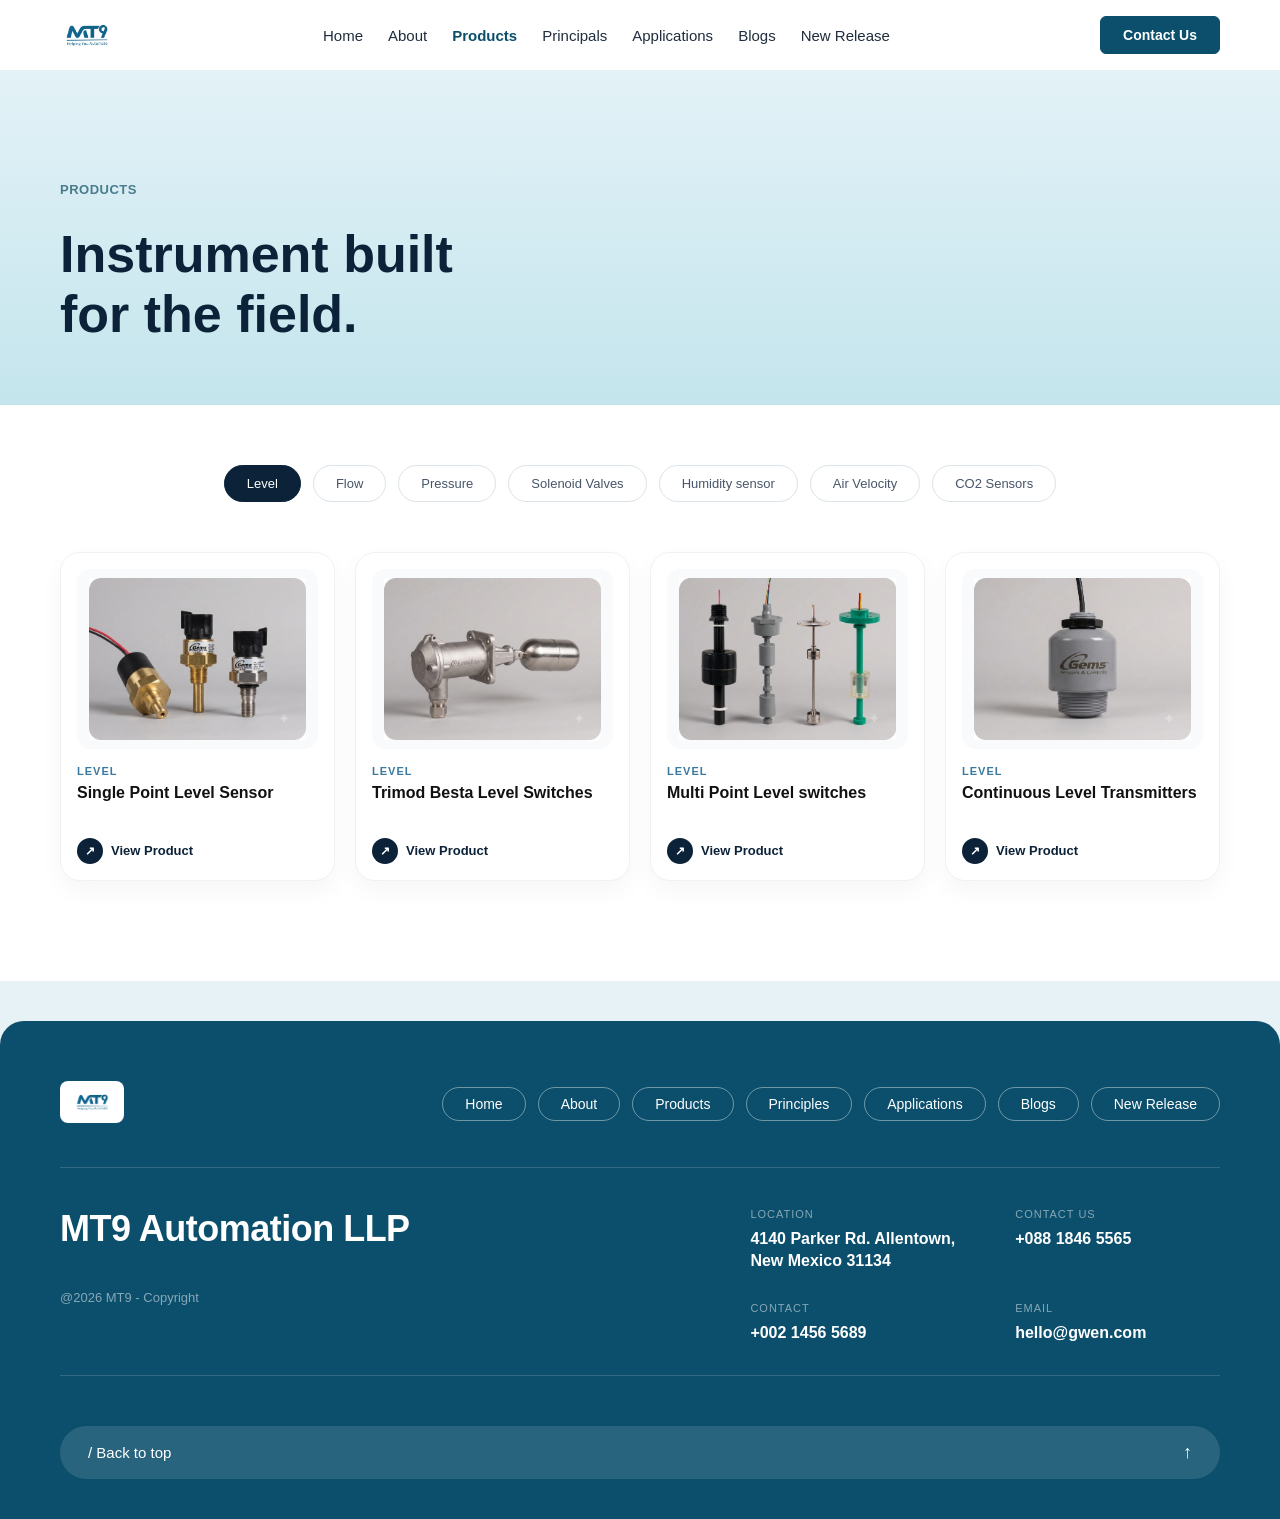
<file: products.html>
<!DOCTYPE html>
<html lang="en">

<head>
    <meta charset="UTF-8">
    <meta name="viewport" content="width=device-width, initial-scale=1.0">
    <title>Products - MT9 Automation LLP</title>
    <link rel="stylesheet" href="style.css">
</head>

<body>

    <!-- ================= NAVBAR ================= -->
    <header class="navbar">
        <div class="container nav-container">
            <div class="logo">
                <a href="index.html">
                    <img src="images/logo.png.png" alt="MT9 Automation LLP Logo" class="site-logo">
                </a>
            </div>
              <!-- Pure CSS Checkbox Toggle -->
        <input type="checkbox" id="menu-toggle" class="menu-checkbox">
        <label for="menu-toggle" class="hamburger-label" aria-label="Toggle Navigation">
            <span></span>
            <span></span>
            <span></span>
        </label>
            <nav class="nav-links">
                <a href="index.html">Home</a>
                <a href="about.html">About</a>
                <a href="products.html" class="active">Products</a>
                <a href="principal.html">Principals</a>
                <a href="applications.html">Applications</a>
                <a href="blogs.html">Blogs</a>
                <a href="new-release.html">New Release</a>
                <!-- Mobile Menu ke andar Contact Us Button -->
            <a href="contact.html" class="btn btn-primary mobile-nav-btn">↗ Contact Us</a>
        </nav>
            </nav>
            <a href="contact.html" class="btn btn-primary nav-btn">Contact Us</a>
        </div>
    </header>

    <main id="products-content">

        <!-- ================= HERO SECTION ================= -->
        <section class="products-hero">
            <div class="container">
                <div class="products-hero-content">
                    <span class="sub-tag">Products</span>
                    <h1 class="products-hero-title">Instrument built<br>for the field.</h1>
                </div>
            </div>
        </section>

        <!-- ================= CATEGORIES & PRODUCTS GRID ================= -->
        <section class="products-section">
            <div class="container">

                <!-- Filter Category Pills -->
                <div class="filter-container">
                    <button class="filter-pill active">Level</button>
                    <button class="filter-pill">Flow</button>
                    <button class="filter-pill">Pressure</button>
                    <button class="filter-pill">Solenoid Valves</button>
                    <button class="filter-pill">Humidity sensor</button>
                    <button class="filter-pill">Air Velocity</button>
                    <button class="filter-pill">CO2 Sensors</button>
                </div>

                <!-- Products Grid -->
                <div class="products-grid">

                    <!-- Product Card 1 -->
                    <div class="product-card">
                        <div class="product-img-box">
                            <img src="images/product1.jpg (2).png" alt="Single Point Level Sensor">
                        </div>
                        <div class="product-info">
                            <span class="product-cat">LEVEL</span>
                            <h3 class="product-title">Single Point Level Sensor</h3>
                            <a href="single-point-level-sensor.html" class="btn-view-product"><span class="arrow">↗</span> View Product</a>
                        </div>
                    </div>

                    <!-- Product Card 2 -->
                    <div class="product-card">
                        <div class="product-img-box">
                            <img src="images/product2.jpg (2).png" alt="Trimod Besta Level Switches">
                        </div>
                        <div class="product-info">
                            <span class="product-cat">LEVEL</span>
                            <h3 class="product-title">Trimod Besta Level Switches</h3>
                            <a href="#" class="btn-view-product"><span class="arrow">↗</span> View Product</a>
                        </div>
                    </div>

                    <!-- Product Card 3 -->
                    <div class="product-card">
                        <div class="product-img-box">
                            <img src="images/product3.jpg (2).png" alt="Multi Point Level switches">
                        </div>
                        <div class="product-info">
                            <span class="product-cat">LEVEL</span>
                            <h3 class="product-title">Multi Point Level switches</h3>
                            <a href="#" class="btn-view-product"><span class="arrow">↗</span> View Product</a>
                        </div>
                    </div>

                    <!-- Product Card 4 -->
                    <div class="product-card">
                        <div class="product-img-box">
                            <img src="images/product4.jpg (2).png" alt="Continuous Level Transmitters">
                        </div>
                        <div class="product-info">
                            <span class="product-cat">LEVEL</span>
                            <h3 class="product-title">Continuous Level Transmitters</h3>
                            <a href="#" class="btn-view-product"><span class="arrow">↗</span> View Product</a>
                        </div>
                    </div>

                </div>

            </div>
        </section>

    </main>

    <!-- ================= SECTION 6: FOOTER ================= -->
    <footer class="site-footer">
        <div class="container footer-container">

            <!-- Top Row: Logo & Navigation Pills -->
            <div class="footer-top">
                <div class="footer-logo">
                    <img src="images/logo.png.png" alt="MT9 Automation LLP Logo">
                </div>
                <nav class="footer-pills">
                    <a href="index.html" class="pill-btn">Home</a>
                    <a href="about.html" class="pill-btn">About</a>
                    <a href="products.html" class="pill-btn">Products</a>
                    <a href="principal.html" class="pill-btn">Principles</a>
                    <a href="applications.html"class="pill-btn">Applications</a>
                    <a href="blogs.html" class="pill-btn">Blogs</a>
                    <a href="new-release.html"class="pill-btn">New Release</a>
                </nav>
            </div>

            <div class="footer-divider"></div>

            <!-- Middle Row: Company Title & Contact Info Grid -->
            <div class="footer-middle">
                <div class="footer-brand">
                    <h2>MT9 Automation LLP</h2>
                    <p class="copyright-text">@2026 MT9 - Copyright</p>
                </div>

                <div class="footer-info-grid">
                    <div class="info-item">
                        <span class="info-label">LOCATION</span>
                        <p class="info-val">4140 Parker Rd. Allentown,<br>New Mexico 31134</p>
                    </div>

                    <div class="info-item">
                        <span class="info-label">CONTACT US</span>
                        <p class="info-val">+088 1846 5565</p>
                    </div>

                    <div class="info-item">
                        <span class="info-label">CONTACT</span>
                        <p class="info-val">+002 1456 5689</p>
                    </div>

                    <div class="info-item">
                        <span class="info-label">EMAIL</span>
                        <p class="info-val">hello@gwen.com</p>
                    </div>
                </div>
            </div>

            <div class="footer-divider"></div>

            <!-- Bottom Row: Back to Top Bar -->
            <div class="footer-bottom">
                <a href="#" class="back-to-top-btn">
                    <span>/ Back to top</span>
                    <span class="top-arrow">↑</span>
                </a>
            </div>

        </div>
    </footer>
</body>

</html>

</body>

</html>
</file>
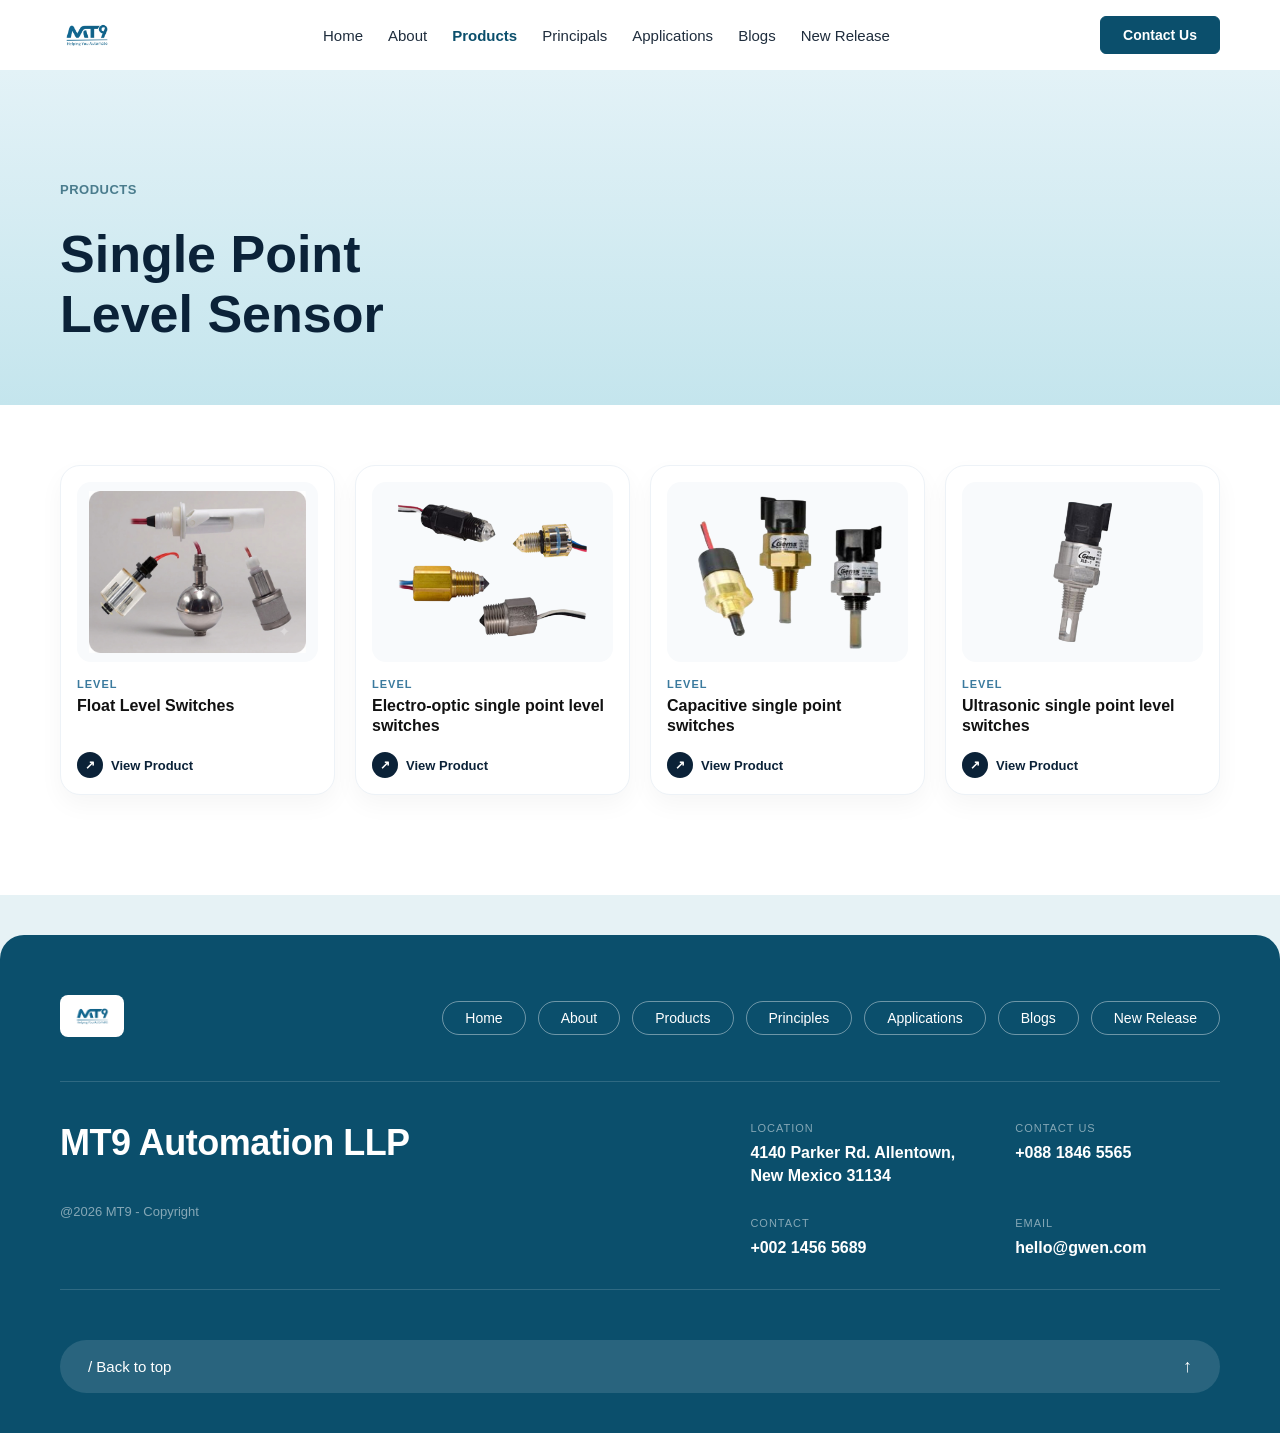
<file: single-point-level-sensor.html>
<!DOCTYPE html>
<html lang="en">

<head>
    <meta charset="UTF-8">
    <meta name="viewport" content="width=device-width, initial-scale=1.0">
    <title>Single Point Level Sensor - MT9 Automation LLP</title>
    <link rel="stylesheet" href="style.css">
</head>

<body>

    <!-- ================= NAVBAR ================= -->
    <header class="navbar">
        <div class="container nav-container">
            <div class="logo">
                <a href="index.html">
                    <img src="images/logo.png.png" alt="MT9 Automation LLP Logo" class="site-logo">
                </a>
            </div>
              <!-- Pure CSS Checkbox Toggle -->
        <input type="checkbox" id="menu-toggle" class="menu-checkbox">
        <label for="menu-toggle" class="hamburger-label" aria-label="Toggle Navigation">
            <span></span>
            <span></span>
            <span></span>
        </label>
            <nav class="nav-links">
                <a href="index.html">Home</a>
                <a href="about.html">About</a>
                <a href="products.html" class="active">Products</a>
                <a href="principal.html">Principals</a>
                <a href="applications.html">Applications</a>
                <a href="blogs.html">Blogs</a>
                <a href="new-release.html">New Release</a>
                <!-- Mobile Menu ke andar Contact Us Button -->
            <a href="contact.html" class="btn btn-primary mobile-nav-btn">↗ Contact Us</a>
        </nav>
            </nav>
            <a href="contact.html" class="btn btn-primary nav-btn">Contact Us</a>
        </div>
    </header>

    <main id="single-point-sensor-content">

        <!-- ================= HERO SECTION ================= -->
        <section class="products-hero">
            <div class="container">
                <div class="products-hero-content">
                    <span class="sub-tag">Products</span>
                    <h1 class="products-hero-title">Single Point<br>Level Sensor</h1>
                </div>
            </div>
        </section>

        <!-- ================= SUB PRODUCTS GRID ================= -->
        <section class="products-section">
            <div class="container">

                <div class="products-grid">

                    <!-- Product Card 1 -->
                    <div class="product-card">
                        <div class="product-img-box">
                            <img src="images/float-level-switches.jpg.png" alt="Float Level Switches">
                        </div>
                        <div class="product-info">
                            <span class="product-cat">LEVEL</span>
                            <h3 class="product-title">Float Level Switches</h3>
                            <a href="float-level-switches.html" class="btn-view-product"><span class="arrow">↗</span> View Product</a>
                        </div>
                    </div>

                    <!-- Product Card 2 -->
                    <div class="product-card">
                        <div class="product-img-box">
                            <img src="images/electro-optic-switches.jpg.png" alt="Electro-optic single point level switches">
                        </div>
                        <div class="product-info">
                            <span class="product-cat">LEVEL</span>
                            <h3 class="product-title">Electro-optic single point level switches</h3>
                            <a href="#" class="btn-view-product"><span class="arrow">↗</span> View Product</a>
                        </div>
                    </div>

                    <!-- Product Card 3 -->
                    <div class="product-card">
                        <div class="product-img-box">
                            <img src="images/capacitive-switches.jpg.png" alt="Capacitive single point switches">
                        </div>
                        <div class="product-info">
                            <span class="product-cat">LEVEL</span>
                            <h3 class="product-title">Capacitive single point switches</h3>
                            <a href="#" class="btn-view-product"><span class="arrow">↗</span> View Product</a>
                        </div>
                    </div>

                    <!-- Product Card 4 -->
                    <div class="product-card">
                        <div class="product-img-box">
                            <img src="images/ultrasonic-switches.jpg.png" alt="Ultrasonic single point level switches">
                        </div>
                        <div class="product-info">
                            <span class="product-cat">LEVEL</span>
                            <h3 class="product-title">Ultrasonic single point level switches</h3>
                            <a href="#" class="btn-view-product"><span class="arrow">↗</span> View Product</a>
                        </div>
                    </div>

                </div>

            </div>
        </section>

    </main>
 <footer class="site-footer">
        <div class="container footer-container">

            <!-- Top Row: Logo & Navigation Pills -->
            <div class="footer-top">
                <div class="footer-logo">
                    <img src="images/logo.png.png" alt="MT9 Automation LLP Logo">
                </div>
                <nav class="footer-pills">
                    <a href="index.html" class="pill-btn">Home</a>
                    <a href="about.html" class="pill-btn">About</a>
                    <a href="products.html" class="pill-btn">Products</a>
                    <a href="principal.html" class="pill-btn">Principles</a>
                    <a href="applications.html"class="pill-btn">Applications</a>
                    <a href="blogs.html" class="pill-btn">Blogs</a>
                    <a href="new-release.html"class="pill-btn">New Release</a>
                </nav>
            </div>

            <div class="footer-divider"></div>

            <!-- Middle Row: Company Title & Contact Info Grid -->
            <div class="footer-middle">
                <div class="footer-brand">
                    <h2>MT9 Automation LLP</h2>
                    <p class="copyright-text">@2026 MT9 - Copyright</p>
                </div>

                <div class="footer-info-grid">
                    <div class="info-item">
                        <span class="info-label">LOCATION</span>
                        <p class="info-val">4140 Parker Rd. Allentown,<br>New Mexico 31134</p>
                    </div>

                    <div class="info-item">
                        <span class="info-label">CONTACT US</span>
                        <p class="info-val">+088 1846 5565</p>
                    </div>

                    <div class="info-item">
                        <span class="info-label">CONTACT</span>
                        <p class="info-val">+002 1456 5689</p>
                    </div>

                    <div class="info-item">
                        <span class="info-label">EMAIL</span>
                        <p class="info-val">hello@gwen.com</p>
                    </div>
                </div>
            </div>

            <div class="footer-divider"></div>

            <!-- Bottom Row: Back to Top Bar -->
            <div class="footer-bottom">
                <a href="#" class="back-to-top-btn">
                    <span>/ Back to top</span>
                    <span class="top-arrow">↑</span>
                </a>
            </div>

        </div>
    </footer>

</body>

</html>
</file>
<file: style.css>
*{
  margin: 0;
  padding: 0;
  box-sizing: border-box;
  font-family: Arial, sans-serif;
}

body {
  background-color: #f8f9fa;
  color: #333;
}

:root {
  --primary-color: #0b4f6c;
  --secondary-color: #00a896;
  --bg-light: #e6f2f5;
  --text-dark: #1f2d3d;
  --text-gray: #5a6e7f;
  --white: #ffffff;
}

* {
  margin: 0;
  padding: 0;
  box-sizing: border-box;
  font-family: Arial, sans-serif;
}

body {
  background-color: var(--bg-light);
  color: var(--text-dark);
}

.container {
  max-width: 1200px;
  margin: 0 auto;
  padding: 0 20px;
}


.btn {
  display: inline-block;
  padding: 10px 22px;
  border-radius: 6px;
  text-decoration: none;
  font-weight: 600;
  font-size: 14px;
  transition: all 0.3s ease;
}

.btn-primary {
  background-color: var(--primary-color);
  color: var(--white);
  border: 1px solid var(--primary-color);
}

.btn-primary:hover {
  background-color: #083b52;
}

.btn-secondary {
  background-color: transparent;
  color: var(--primary-color);
  border: 1px solid var(--primary-color);
}

.btn-secondary:hover {
  background-color: var(--primary-color);
  color: var(--white);
}


.navbar {
  background-color: var(--white);
  padding: 15px 0;
  box-shadow: 0 2px 10px rgba(0, 0, 0, 0.05);
}

.nav-container {
  display: flex;
  justify-content: space-between;
  align-items: center;
}

.logo h2 {
  color: var(--primary-color);
  font-size: 28px;
  font-weight: bold;
}

.nav-links {
  display: flex;
  gap: 25px;
}

.nav-links a {
  text-decoration: none;
  color: var(--text-dark);
  font-size: 15px;
  font-weight: 500;
  transition: color 0.3s;
}

.nav-links a:hover,
.nav-links a.active {
  color: var(--primary-color);
  font-weight: bold;
}


.hero-section {
  padding: 60px 0 80px 0;
  background: linear-gradient(180deg, #e6f2f5 0%, #d4e8ed 100%);
}

.hero-container {
  display: flex;
  align-items: center;
  justify-content: space-between;
  gap: 40px;
}

.hero-content {
  flex: 1;
}

.badge {
  display: inline-block;
  font-size: 12px;
  letter-spacing: 1px;
  color: var(--primary-color);
  text-transform: uppercase;
  font-weight: bold;
  margin-bottom: 15px;
}

.hero-content h1 {
  font-size: 42px;
  line-height: 1.2;
  color: var(--text-dark);
  margin-bottom: 20px;
}

.hero-content h1 span {
  color: var(--primary-color);
  font-style: italic;
}

.hero-content p {
  font-size: 16px;
  color: var(--text-gray);
  line-height: 1.6;
  margin-bottom: 30px;
  max-width: 500px;
}

.hero-btns {
  display: flex;
  gap: 15px;
}


.hero-image-wrapper {
  flex: 1;
  display: flex;
  justify-content: flex-end;
}

.image-card {
  width: 100%;
  max-width: 480px;
  border-radius: 16px;
  overflow: hidden;
  box-shadow: 0 10px 30px rgba(0, 0, 0, 0.15);
  background-color: var(--white);
}

.image-card img {
  width: 100%;
  height: auto;
  display: block;
  object-fit: cover;
}

.about-section {
  padding: 60px 0 80px 0;
  background-color: #ffffff;
}

/* Rounded Pill Badge */
.about-badge-wrapper {
  margin-bottom: 25px;
}

.pill-badge {
  display: inline-flex;
  align-items: center;
  gap: 8px;
  border: 1px solid #0b4f6c;
  padding: 6px 20px;
  border-radius: 30px;
  font-size: 13px;
  font-weight: 600;
  color: #0b4f6c;
  letter-spacing: 1px;
}

.star-icon {
  font-size: 14px;
}

/* Grid Layout */
.about-main-grid {
  display: grid;
  grid-template-columns: 380px 1fr;
  gap: 50px;
  align-items: start;
}

/* Engineer Image */
.about-image-wrapper {
  width: 100%;
}

.about-img {
  width: 100%;
  height: 480px;
  border-radius: 28px;
  object-fit: cover;
}

/* Content Area */
.about-content h2 {
  font-size: 30px;
  line-height: 1.25;
  color: #111111;
  font-weight: 700;
  margin-bottom: 35px;
}

.about-content h2 span {
  color: #a0a0a0;
  font-weight: 600;
}

/* Subheading Row with Arrow */
.about-subhead-row {
  display: flex;
  align-items: center;
  gap: 15px;
  margin-bottom: 25px;
}

.about-subhead {
  font-size: 18px;
  font-weight: 700;
  color: #111111;
  white-space: nowrap;
}

.dotted-line {
  flex: 1;
  border-bottom: 1px dashed #d0d0d0;
}

.circle-arrow-btn {
  width: 36px;
  height: 36px;
  background-color: #0b4f6c;
  color: #ffffff;
  border-radius: 50%;
  display: flex;
  align-items: center;
  justify-content: center;
  text-decoration: none;
  font-size: 16px;
  font-weight: bold;
  transition: transform 0.3s ease;
}

.circle-arrow-btn:hover {
  transform: scale(1.1);
}

/* Cards Grid */
.about-cards {
  display: grid;
  grid-template-columns: 1fr 1fr;
  gap: 20px;
}

.info-card {
  background-color: #f2f8fa;
  padding: 28px 24px;
  border-radius: 20px;
  box-shadow: none;
}

.card-icon-box {
  width: 48px;
  height: 48px;
  background-color: #0b4f6c;
  border-radius: 12px;
  display: flex;
  align-items: center;
  justify-content: center;
  margin-bottom: 16px;
}

.star-symbol {
  color: #ffffff;
  font-size: 22px;
}

.info-card h3 {
  font-size: 18px;
  font-weight: 700;
  color: #111111;
  margin-bottom: 10px;
}

.info-card p {
  font-size: 13px;
  color: #666666;
  line-height: 1.6;
}
/* ================= SECTION 3: PRINCIPLES & PRODUCTS ================= */
.principles-products-section {
  padding: 60px 0;
  background: linear-gradient(180deg, #ffffff 0%, #eef7f9 100%);
}

.text-center {
  text-align: center;
}

.center-badge {
  margin: 0 auto 15px auto;
  display: table;
}

.section-title {
  font-size: 32px;
  font-weight: 700;
  color: #111111;
  margin-bottom: 20px;
}

/* --- Brand Logos Arc --- */
.principles-wrapper {
  margin-bottom: 80px;
}

.logos-arc {
  display: flex;
  justify-content: center;
  align-items: center;
  gap: 20px;
  flex-wrap: wrap;
  padding: 30px 0;
}

.logo-circle {
  width: 75px;
  height: 75px;
  background-color: #ffffff;
  border-radius: 50%;
  display: flex;
  align-items: center;
  justify-content: center;
  box-shadow: 0 6px 18px rgba(0, 0, 0, 0.08);
  padding: 12px;
  transition: transform 0.3s ease;
}

.logo-circle:hover {
  transform: translateY(-5px);
}

.logo-circle img {
  max-width: 100%;
  max-height: 100%;
  object-fit: contain;
}

/* Arc effect for larger screens */
@media (min-width: 992px) {
  .circle-1, .circle-8 { transform: translateY(40px); }
  .circle-2, .circle-7 { transform: translateY(15px); }
  .circle-3, .circle-6 { transform: translateY(-5px); }
  .circle-4, .circle-5 { transform: translateY(-15px); }
}

/* --- Products Section --- */
.products-header {
  display: flex;
  justify-content: space-between;
  align-items: flex-end;
  margin-bottom: 40px;
}

.products-grid {
  display: grid;
  grid-template-columns: repeat(4, 1fr);
  gap: 20px;
}

.product-card {
  background-color: #ffffff;
  border-radius: 16px;
  padding: 16px;
  box-shadow: 0 4px 15px rgba(0, 0, 0, 0.04);
  transition: transform 0.3s ease, box-shadow 0.3s ease;
}

.product-card:hover {
  transform: translateY(-5px);
  box-shadow: 0 10px 25px rgba(0, 0, 0, 0.08);
}

.product-img-box {
  width: 100%;
  height: 180px;
  background-color: #f8f9fa;
  border-radius: 12px;
  overflow: hidden;
  display: flex;
  align-items: center;
  justify-content: center;
  margin-bottom: 15px;
}

.product-img-box img {
  max-width: 85%;
  max-height: 85%;
  object-fit: contain;
}

.product-category {
  font-size: 11px;
  color: #0b4f6c;
  font-weight: 700;
  letter-spacing: 0.8px;
  text-transform: uppercase;
  display: block;
  margin-bottom: 5px;
}

.product-info h3 {
  font-size: 16px;
  font-weight: 700;
  color: #111111;
  margin-bottom: 15px;
  min-height: 40px; /* Aligns all cards cleanly */
}

.view-btn {
  display: inline-flex;
  align-items: center;
  gap: 6px;
  text-decoration: none;
  font-size: 13px;
  font-weight: 600;
  color: #0b4f6c;
}

.arrow-icon {
  width: 20px;
  height: 20px;
  background-color: #0b4f6c;
  color: #ffffff;
  border-radius: 50%;
  display: inline-flex;
  align-items: center;
  justify-content: center;
  font-size: 11px;
}

/* Responsive adjustment for small screens */
@media (max-width: 992px) {
  .products-grid {
    grid-template-columns: repeat(2, 1fr);
  }
}

@media (max-width: 576px) {
  .products-grid {
    grid-template-columns: 1fr;
  }
}
/* ================= SECTION 4: MILESTONES & STATS ================= */
.milestone-section {
  padding: 90px 0 60px 0;
  background-color: #fafbfc;
  position: relative;
  overflow: hidden;
}

.milestone-wrapper {
  display: flex;
  align-items: center;
  justify-content: space-between;
  gap: 30px;
  margin-bottom: 80px;
}

/* Left Column */
.milestone-left {
  flex: 0 0 380px;
}

.milestone-title {
  font-size: 42px;
  font-weight: 700;
  color: #1a1a1a;
  margin-top: 18px;
  margin-bottom: 16px;
  letter-spacing: -0.5px;
}

.milestone-title span {
  color: #0b4f6c;
}

.milestone-desc {
  font-size: 15px;
  color: #666666;
  line-height: 1.7;
}

/* Right Column (Dial + Cards Flex Wrapper) */
.milestone-right {
  flex: 1;
  display: flex;
  align-items: center;
  justify-content: flex-end;
  position: relative;
  min-height: 520px;
}

/* Dial Image Container */
.dial-container {
  position: absolute;
  left: 0px;
  top: 50%;
  transform: translateY(-50%);
  height: 480px;
  z-index: 2;
  display: flex;
  align-items: center;
}

.dial-image {
  height: 100%;
  width: auto;
  object-fit: contain;
}

/* Cards Wrapper */
.timeline-cards-wrapper {
  display: flex;
  flex-direction: column;
  gap: 14px;
  margin-left: 120px; 
  width: 100%;
  max-width: 440px;
  z-index: 1;
}

/* Milestone Cards Styling */
.milestone-card {
  background: #ffffff;
  border-radius: 16px;
  padding: 14px 20px;
  display: flex;
  align-items: center;
  gap: 18px;
  box-shadow: 0 8px 24px rgba(0, 0, 0, 0.04);
  border: 1px solid #f0f3f5;
  transition: all 0.3s ease;
}

.year-text {
  font-size: 20px;
  font-weight: 800;
  color: #111111;
  min-width: 55px;
}

.milestone-card p {
  font-size: 12px;
  color: #666666;
  line-height: 1.45;
  margin: 0;
}

/* Arc Curved Position Offsets */
.card-top-fade {
  opacity: 0.35;
  transform: translateX(45px) rotate(-3deg) scale(0.92);
  filter: blur(0.5px);
}

.card-top-mid {
  opacity: 0.85;
  transform: translateX(20px) rotate(-1.5deg);
}

.card-center-active {
  opacity: 1;
  transform: translateX(0px) rotate(0deg) scale(1.03);
  border-color: #0b4f6c;
  box-shadow: 0 12px 30px rgba(11, 79, 108, 0.12);
}

.card-bottom-mid {
  opacity: 0.85;
  transform: translateX(20px) rotate(1.5deg);
}

.card-bottom-fade {
  opacity: 0.35;
  transform: translateX(45px) rotate(3deg) scale(0.92);
  filter: blur(0.5px);
}

.milestone-card:hover {
  opacity: 1;
  filter: blur(0);
  transform: translateX(-5px) scale(1.03);
  border-color: #0b4f6c;
}

/* Stats Counter Grid */
.stats-grid {
  display: grid;
  grid-template-columns: repeat(4, 1fr);
  gap: 20px;
}

.stat-card {
  background-color: #f2f6f8;
  border-radius: 24px;
  padding: 35px 20px;
  text-align: center;
  transition: transform 0.3s ease;
}

.stat-card:hover {
  transform: translateY(-5px);
  background-color: #eaf2f5;
}

.stat-card h3 {
  font-size: 38px;
  font-weight: 800;
  color: #111111;
  margin-bottom: 8px;
  letter-spacing: -1px;
}

.stat-card h3 span {
  font-size: 28px;
  font-weight: 600;
}

.stat-card p {
  font-size: 14px;
  color: #666666;
  font-weight: 500;
  margin: 0;
}

/* Responsive Setup */
@media (max-width: 992px) {
  .milestone-wrapper {
    flex-direction: column;
  }
  .milestone-left {
    flex: 1;
    width: 100%;
  }
  .milestone-right {
    width: 100%;
    justify-content: center;
  }
  .timeline-cards-wrapper {
    margin-left: 90px;
  }
  .stats-grid {
    grid-template-columns: repeat(2, 1fr);
  }
}

@media (max-width: 576px) {
  .stats-grid {
    grid-template-columns: 1fr;
  }
}
/* ================= SECTION 5: LATEST NEWS & ARTICLES ================= */
.news-section {
  position: relative;
  padding: 80px 0;
  background-image: url('images/news-bg.jpg.png'); 
  background-size: cover;
  background-position: center;
  border-radius: 24px;
  margin: 20px auto;
  max-width: 1200px;
  overflow: hidden;
}

.news-overlay {
  position: absolute;
  top: 0;
  left: 0;
  width: 100%;
  height: 100%;
  background: rgba(0, 0, 0, 0.45); /* Background overlay gradient effect */
  z-index: 1;
}

.news-container {
  position: relative;
  z-index: 2;
  display: flex;
  flex-direction: column;
  align-items: center;
}

/* Header */
.news-header {
  text-align: center;
  margin-bottom: 120px;
}

.light-badge {
  background-color: rgba(255, 255, 255, 0.9);
  color: #0b4f6c;
  display: inline-flex;
  align-items: center;
  gap: 6px;
  padding: 6px 16px;
  border-radius: 20px;
  font-size: 12px;
  font-weight: 700;
  letter-spacing: 1px;
}

.news-title {
  color: #ffffff;
  font-size: 40px;
  font-weight: 700;
  margin-top: 15px;
  letter-spacing: -0.5px;
}

/* Cards Grid */
.news-cards-grid {
  display: grid;
  grid-template-columns: repeat(3, 1fr);
  gap: 20px;
  width: 100%;
}

/* Glassmorphism Card Styling */
.news-card {
  background: rgba(255, 255, 255, 0.15);
  backdrop-filter: blur(12px);
  -webkit-backdrop-filter: blur(12px);
  border: 1px solid rgba(255, 255, 255, 0.25);
  border-radius: 16px;
  padding: 12px;
  display: flex;
  align-items: center;
  gap: 14px;
  transition: transform 0.3s ease, border-color 0.3s ease;
}

.news-card:hover {
  transform: translateY(-5px);
  border-color: rgba(255, 255, 255, 0.6);
  background: rgba(255, 255, 255, 0.22);
}

.news-card-img {
  width: 80px;
  height: 80px;
  flex-shrink: 0;
  border-radius: 12px;
  overflow: hidden;
}

.news-card-img img {
  width: 100%;
  height: 100%;
  object-fit: cover;
}

.news-card-content {
  color: #ffffff;
}

.news-card-content h3 {
  font-size: 15px;
  font-weight: 600;
  margin-bottom: 6px;
  line-height: 1.3;
}

.news-card-content p {
  font-size: 12px;
  color: rgba(255, 255, 255, 0.8);
  line-height: 1.4;
  margin: 0;
}

/* Responsive */
@media (max-width: 992px) {
  .news-cards-grid {
    grid-template-columns: 1fr;
  }
  
  .news-header {
    margin-bottom: 50px;
  }
}
/* ================= SECTION 6: FOOTER ================= */
.site-footer {
  background-color: #0b4f6c; 
  color: #ffffff;
  padding: 60px 0 40px 0;
  border-radius: 24px 24px 0 0;
  margin-top: 40px;
}

.footer-container {
  display: flex;
  flex-direction: column;
}

/* Top Row */
.footer-top {
  display: flex;
  align-items: center;
  justify-content: space-between;
  padding-bottom: 30px;
}

.footer-logo img {
  height: 48px;
  width: auto;
  background-color: #ffffff;
  padding: 6px 12px;
  border-radius: 8px;
}

.footer-pills {
  display: flex;
  gap: 12px;
  flex-wrap: wrap;
}

.pill-btn {
  color: #ffffff;
  text-decoration: none;
  border: 1px solid rgba(255, 255, 255, 0.4);
  padding: 8px 22px;
  border-radius: 30px;
  font-size: 14px;
  transition: all 0.3s ease;
}

.pill-btn:hover {
  background-color: #ffffff;
  color: #0b4f6c;
}

/* Dividers */
.footer-divider {
  width: 100%;
  height: 1px;
  background-color: rgba(255, 255, 255, 0.15);
  margin: 10px 0 40px 0;
}

/* Middle Row */
.footer-middle {
  display: flex;
  justify-content: space-between;
  gap: 40px;
  padding-bottom: 20px;
}

.footer-brand h2 {
  font-size: 36px;
  font-weight: 700;
  letter-spacing: -0.5px;
  margin-bottom: 40px;
}

.copyright-text {
  font-size: 13px;
  color: rgba(255, 255, 255, 0.5);
}

/* Info Grid */
.footer-info-grid {
  display: grid;
  grid-template-columns: repeat(2, 1fr);
  gap: 30px 60px;
}

.info-label {
  font-size: 11px;
  color: rgba(255, 255, 255, 0.5);
  letter-spacing: 1px;
  display: block;
  margin-bottom: 8px;
}

.info-val {
  font-size: 16px;
  font-weight: 600;
  color: #ffffff;
  line-height: 1.4;
  margin: 0;
}

/* Bottom Row / Back to Top Bar */
.footer-bottom {
  margin-top: 10px;
}

.back-to-top-btn {
  display: flex;
  align-items: center;
  justify-content: space-between;
  background-color: rgba(255, 255, 255, 0.12);
  color: #ffffff;
  text-decoration: none;
  padding: 16px 28px;
  border-radius: 40px;
  font-size: 15px;
  font-weight: 500;
  transition: background-color 0.3s ease;
}

.back-to-top-btn:hover {
  background-color: rgba(255, 255, 255, 0.22);
}

.top-arrow {
  font-size: 18px;
}

/* Responsive Setup */
@media (max-width: 992px) {
  .footer-top, .footer-middle {
    flex-direction: column;
    align-items: flex-start;
  }
  .footer-pills {
    margin-top: 20px;
  }
  .footer-info-grid {
    grid-template-columns: 1fr;
  }
}
/* ================= LOGO STYLING ================= */

/* Header / Navbar Logo */
.logo {
  display: flex;
  align-items: center;
}

.site-logo {
  height: 40px;          
  width: auto;           
  max-width: 160px;      
  object-fit: contain;
  display: block;
}

/* Footer Logo Adjustment */
.footer-logo img {
  height: 42px;          
  width: auto;
  max-width: 150px;
  object-fit: contain;
  background-color: #ffffff;
  padding: 6px 12px;
  border-radius: 8px;
}
/* ================= ABOUT HERO SECTION ================= */
.about-hero {
  background: linear-gradient(180deg, #e3f2f7 0%, #c4e5ed 100%);
  padding: 120px 0 80px 0;
  text-align: left;
}

.about-hero-content {
  max-width: 800px;
}

.sub-tag {
  display: inline-block;
  font-size: 14px;
  font-weight: 500;
  color: #3b7a9e;
  letter-spacing: 2px;
  text-transform: uppercase;
  margin-bottom: 16px;
}

.about-hero-title {
  font-size: 52px;
  font-weight: 800;
  color: #0d233a;
  line-height: 1.15;
  letter-spacing: -1px;
  margin: 0;
}

/* Responsive */
@media (max-width: 768px) {
  .about-hero {
    padding: 80px 0 50px 0;
  }
  .about-hero-title {
    font-size: 36px;
  }
}
/* ================= SECTION 2: WHO WE ARE ================= */
.who-we-are-section {
  padding: 60px 0;
  background-color: #f7fafc;
}

.who-we-are-card {
  background: #ffffff;
  border-radius: 24px;
  padding: 32px;
  border: 1px solid #e1e8ed;
  display: flex;
  gap: 40px;
  align-items: center;
}

/* Image Wrapper */
.who-image-wrapper {
  flex: 1;
  max-width: 480px;
  border-radius: 20px;
  overflow: hidden;
}

.who-img {
  width: 100%;
  height: 100%;
  max-height: 500px;
  object-fit: cover;
  display: block;
}

/* Content */
.who-content {
  flex: 1.2;
}

.pill-tag {
  display: inline-block;
  border: 1px solid #0d233a;
  border-radius: 20px;
  padding: 6px 16px;
  font-size: 12px;
  font-weight: 600;
  color: #0d233a;
  letter-spacing: 1px;
  margin-bottom: 20px;
}

.who-title {
  font-size: 34px;
  font-weight: 800;
  color: #0c1a24;
  line-height: 1.25;
  margin-bottom: 16px;
}

.who-description {
  font-size: 14px;
  color: #64748b;
  line-height: 1.6;
  margin-bottom: 30px;
}

/* Stats Grid */
.stats-grid {
  display: grid;
  grid-template-columns: repeat(2, 1fr);
  gap: 16px;
}

.stat-box {
  background-color: #f4f7f9;
  border-radius: 16px;
  padding: 24px;
  text-align: center;
}

.stat-number {
  font-size: 32px;
  font-weight: 800;
  color: #0c1a24;
  margin: 0 0 4px 0;
}

.stat-number span {
  font-size: 24px;
  color: #0c1a24;
}

.stat-label {
  font-size: 13px;
  color: #64748b;
  margin: 0;
  font-weight: 500;
}

/* Responsive Setup */
@media (max-width: 992px) {
  .who-we-are-card {
    flex-direction: column;
    padding: 24px;
  }
  .who-image-wrapper {
    max-width: 100%;
    width: 100%;
  }
  .who-title {
    font-size: 26px;
  }
}

@media (max-width: 576px) {
  .stats-grid {
    grid-template-columns: 1fr;
  }
}
/* ================= SECTION 3: VALUES ================= */
.values-section {
  padding: 80px 0;
  background-color: #ffffff;
  text-align: center;
}

.text-center {
  text-align: center;
}

.section-title {
  font-size: 38px;
  font-weight: 800;
  color: #0c1a24;
  margin-top: 12px;
  margin-bottom: 48px;
}

/* Values Grid Layout */
.values-grid {
  display: grid;
  grid-template-columns: repeat(3, 1fr);
  gap: 24px;
}

/* Gradient Card Styling */
.value-card {
  background: linear-gradient(165deg, #3aa0b2 0%, #104259 100%);
  border-radius: 20px;
  padding: 32px 28px;
  color: #ffffff;
  text-align: left;
  display: flex;
  flex-direction: column;
  justify-content: space-between;
  min-height: 380px;
  box-shadow: 0 10px 30px rgba(16, 66, 89, 0.1);
  transition: transform 0.3s ease;
}

.value-card:hover {
  transform: translateY(-5px);
}

/* Card Header */
.value-header {
  display: flex;
  justify-content: space-between;
  align-items: flex-start;
}

.value-title {
  font-size: 26px;
  font-weight: 700;
  line-height: 1.2;
  color: #ffffff;
  margin: 0;
}

/* Round Leaf/Plant Icon Container */
.value-icon {
  width: 44px;
  height: 44px;
  border-radius: 50%;
  background: rgba(255, 255, 255, 0.2);
  backdrop-filter: blur(4px);
  display: flex;
  align-items: center;
  justify-content: center;
  font-size: 18px;
}

.value-text {
  font-size: 14px;
  line-height: 1.6;
  color: rgba(255, 255, 255, 0.85);
  margin: 0;
}

/* Responsive Rules */
@media (max-width: 992px) {
  .values-grid {
    grid-template-columns: repeat(2, 1fr);
  }
}

@media (max-width: 600px) {
  .values-grid {
    grid-template-columns: 1fr;
  }
  .value-card {
    min-height: 300px;
  }
}
/* ================= SECTION 4: MILESTONES / JOURNEY ================= */
.journey-section {
  padding: 80px 0;
  background-color: #ffffff;
}

.timeline-container {
  max-width: 900px;
  margin: 0 auto;
  display: flex;
  flex-direction: column;
  gap: 20px;
}

/* Base Card Styling */
.milestone-card {
  background: #ffffff;
  border-radius: 20px;
  padding: 16px 24px;
  display: flex;
  align-items: center;
  gap: 24px;
  box-shadow: 0 10px 30px rgba(180, 210, 220, 0.25);
  border: 1px solid #eef5f8;
  max-width: 650px;
  width: 100%;
  transition: transform 0.3s ease;
}

.milestone-card:hover {
  transform: translateY(-3px);
}

/* Zigzag Offset Alignment */
.milestone-card.align-right {
  margin-left: auto; /* Right aligned */
}

.milestone-card.align-left {
  margin-right: auto; /* Left aligned */
}

/* Year Badge Box */
.year-box {
  background-color: #f2f6f9;
  border-radius: 14px;
  padding: 20px 24px;
  font-size: 24px;
  font-weight: 800;
  color: #122838;
  min-width: 100px;
  text-align: center;
}

/* Text Content */
.milestone-text {
  font-size: 13px;
  color: #64748b;
  line-height: 1.6;
  text-align: left;
}

/* Responsive Rules */
@media (max-width: 768px) {
  .milestone-card {
    max-width: 100%;
    margin-left: 0 !important;
    margin-right: 0 !important;
  }

  .milestone-card {
    flex-direction: column;
    text-align: center;
    padding: 20px;
  }

  .year-box {
    width: 100%;
    padding: 12px;
  }

  .milestone-text {
    text-align: center;
  }
}
/* ================= SECTION 5: TEAM SECTION ================= */
.team-section {
  padding: 80px 0 100px 0;
  background-color: #ffffff;
}

.team-grid {
  display: grid;
  grid-template-columns: repeat(4, 1fr);
  gap: 20px;
}

/* Card Outer Container */
.team-card {
  position: relative;
  border-radius: 20px;
  overflow: hidden;
  box-shadow: 0 10px 25px rgba(0, 0, 0, 0.08);
  transition: transform 0.3s ease;
}

.team-card:hover {
  transform: translateY(-6px);
}

/* Image Frame */
.member-image-box {
  position: relative;
  width: 100%;
  height: 380px;
}

.member-img {
  width: 100%;
  height: 100%;
  object-fit: cover;
  display: block;
}

/* Overlay Badge at the Bottom */
.member-badge {
  position: absolute;
  bottom: 12px;
  left: 12px;
  right: 12px;
  padding: 14px 16px;
  border-radius: 12px;
  text-align: left;
  backdrop-filter: blur(8px);
  color: #ffffff;
}

.member-name {
  font-size: 17px;
  font-weight: 700;
  margin: 0 0 4px 0;
  color: #ffffff;
}

.member-role {
  font-size: 12px;
  margin: 0;
  opacity: 0.88;
  font-weight: 400;
}

/* Custom Overlay Colors for Unique Design */
.badge-blue {
  background: rgba(18, 48, 73, 0.88);
}

.badge-amber {
  background: rgba(180, 115, 70, 0.88);
}

.badge-teal {
  background: rgba(22, 78, 99, 0.88);
}

.badge-brown {
  background: rgba(130, 85, 60, 0.88);
}

/* Responsive Grid */
@media (max-width: 992px) {
  .team-grid {
    grid-template-columns: repeat(2, 1fr);
  }
  .member-image-box {
    height: 340px;
  }
}

@media (max-width: 576px) {
  .team-grid {
    grid-template-columns: 1fr;
  }
  .member-image-box {
    height: 380px;
  }
}
/* ================= FRAME 4 (PRODUCTS PAGE) STYLES ================= */

/* Hero Section Background & Colors */
.products-hero {
    background: linear-gradient(180deg, #e3f2f7 0%, #c4e5ed 100%);
    padding: 110px 0 60px 0;
}

.products-hero-content {
    max-width: 800px;
}

.sub-tag {
    font-size: 13px;
    font-weight: 600;
    color: #4a7c8d;
    letter-spacing: 0.5px;
}

.products-hero-title {
    font-size: 52px;
    font-weight: 800;
    color: #0b2238; /* Exact Frame Blue Header Color */
    line-height: 1.15;
    margin-top: 12px;
}

/* Category Filter Pills */
.products-section {
    padding: 60px 0 100px 0;
    background-color: #ffffff;
}

.filter-container {
    display: flex;
    flex-wrap: wrap;
    gap: 12px;
    justify-content: center;
    margin-bottom: 50px;
}

.filter-pill {
    background: #ffffff;
    border: 1px solid #dbe3e8;
    border-radius: 30px;
    padding: 10px 22px;
    font-size: 13px;
    font-weight: 500;
    color: #475569;
    cursor: pointer;
    transition: all 0.25s ease;
}

.filter-pill:hover {
    border-color: #0b2238;
    color: #0b2238;
}

.filter-pill.active {
    background: #0b2238;
    color: #ffffff;
    border-color: #0b2238;
}

/* Products Cards Grid */
.products-grid {
    display: grid;
    grid-template-columns: repeat(4, 1fr);
    gap: 20px;
}

.product-card {
    background: #ffffff;
    border-radius: 20px;
    border: 1px solid #edf2f7;
    box-shadow: 0 10px 25px rgba(0, 0, 0, 0.04);
    padding: 16px;
    display: flex;
    flex-direction: column;
    transition: transform 0.3s ease, box-shadow 0.3s ease;
}

.product-card:hover {
    transform: translateY(-5px);
    box-shadow: 0 15px 35px rgba(0, 0, 0, 0.08);
}

.product-img-box {
    width: 100%;
    height: 180px;
    background-color: #f8fafc;
    border-radius: 14px;
    overflow: hidden;
    margin-bottom: 16px;
    display: flex;
    align-items: center;
    justify-content: center;
}

.product-img-box img {
    max-width: 90%;
    max-height: 90%;
    object-fit: contain;
}

.product-info {
    display: flex;
    flex-direction: column;
    flex-grow: 1;
}

.product-cat {
    font-size: 11px;
    font-weight: 700;
    color: #3b7a9e;
    letter-spacing: 1px;
    margin-bottom: 6px;
}

.product-title {
    font-size: 16px;
    font-weight: 700;
    color: #0c1a24;
    line-height: 1.3;
    margin-bottom: 20px;
    min-height: 42px;
}

.btn-view-product {
    margin-top: auto;
    font-size: 13px;
    font-weight: 700;
    color: #0b2238;
    text-decoration: none;
    display: flex;
    align-items: center;
    gap: 8px;
}

.btn-view-product .arrow {
    width: 26px;
    height: 26px;
    background: #0b2238;
    color: #ffffff;
    border-radius: 50%;
    display: inline-flex;
    align-items: center;
    justify-content: center;
    font-size: 12px;
}

/* Responsive Styling */
@media (max-width: 1024px) {
    .products-grid {
        grid-template-columns: repeat(2, 1fr);
    }
}

@media (max-width: 576px) {
    .products-grid {
        grid-template-columns: 1fr;
    }
    .products-hero-title {
        font-size: 36px;
    }
}
/* ================= FRAME 7 HERO STYLES ================= */
.hero-dark {
    background: linear-gradient(180deg, #051a2e 0%, #0c334c 100%);
}

.sub-tag-light {
    color: #63b3ed;
}

.text-white {
    color: #ffffff !important;
}
/* ================= OUR PRINCIPALS PAGE STYLES ================= */

.principals-section {
    padding: 80px 0 100px 0;
    background-color: #ffffff;
}

.principals-grid {
    display: grid;
    grid-template-columns: repeat(2, 1fr);
    gap: 40px 30px;
}

.principal-card {
    background-color: #f1f8fa;
    border-radius: 24px;
    padding: 40px 30px 30px 30px;
    position: relative;
    margin-top: 45px;
    box-shadow: 0 4px 15px rgba(0, 0, 0, 0.02);
    display: flex;
    flex-direction: column;
    align-items: center;
    text-align: center;
}

.principal-logo-circle {
    width: 100px;
    height: 100px;
    background-color: #ffffff;
    border-radius: 50%;
    position: absolute;
    top: -50px;
    box-shadow: 0 8px 20px rgba(0, 0, 0, 0.08);
    display: flex;
    align-items: center;
    justify-content: center;
    padding: 12px;
}

.principal-logo-circle img {
    max-width: 80%;
    max-height: 80%;
    object-fit: contain;
}

.principal-body {
    margin-top: 15px;
}

.principal-name {
    font-size: 18px;
    font-weight: 700;
    color: #0b2238;
    margin-bottom: 12px;
}

.principal-desc {
    font-size: 13.5px;
    line-height: 1.6;
    color: #52637a;
    max-width: 440px;
    margin: 0 auto;
}

/* Responsive Grid */
@media (max-width: 768px) {
    .principals-grid {
        grid-template-columns: 1fr;
        gap: 60px 0;
    }
}
/* ================= OUR APPLICATIONS PAGE STYLES ================= */

.applications-section {
    padding: 60px 0 100px 0;
    background-color: #ffffff;
}

.applications-grid {
    display: grid;
    grid-template-columns: repeat(3, 1fr);
    gap: 30px;
}

.app-card {
    position: relative;
    border-radius: 20px;
    overflow: hidden;
    height: 380px;
    background-color: #e2e8f0;
}

.app-img-box {
    width: 100%;
    height: 100%;
}

.app-img-box img {
    width: 100%;
    height: 100%;
    object-fit: cover;
    display: block;
}

/* Teal Overlay Box at the Bottom */
.app-overlay-box {
    position: absolute;
    bottom: 16px;
    left: 16px;
    right: 16px;
    background: rgba(37, 123, 140, 0.92);
    backdrop-filter: blur(4px);
    border-radius: 16px;
    padding: 20px;
    color: #ffffff;
}

.app-title {
    font-size: 18px;
    font-weight: 700;
    margin-bottom: 8px;
    color: #ffffff;
}

.app-desc {
    font-size: 12px;
    line-height: 1.45;
    color: #e2f1f5;
    margin: 0;
}

/* Responsive Layout */
@media (max-width: 992px) {
    .applications-grid {
        grid-template-columns: repeat(2, 1fr);
    }
}

@media (max-width: 600px) {
    .applications-grid {
        grid-template-columns: 1fr;
    }
}
/* ================= OUR NEW RELEASE PAGE STYLES (UPDATED) ================= */

.releases-section {
    padding: 60px 0 100px 0;
    background-color: #ffffff;
}

.releases-grid {
    display: grid;
    grid-template-columns: repeat(3, 1fr);
    gap: 30px;
}

.release-card {
    background-color: #f1f8fa;
    border-radius: 20px;
    overflow: hidden;
    display: flex;
    flex-direction: column;
    box-shadow: 0 4px 15px rgba(0, 0, 0, 0.03);
    transition: transform 0.3s ease;
}

.release-card:hover {
    transform: translateY(-5px);
}

.release-img-box {
    width: 100%;
    height: 220px;
    background-color: #ffffff; 
    display: flex;
    align-items: center;
    justify-content: center;
    padding: 10px; 
    box-sizing: border-box;
}

.release-img-box img {
    width: 100%;
    height: 100%;
    object-fit: contain; 
    display: block;
}

.release-body {
    padding: 24px 20px 30px 20px;
    display: flex;
    flex-direction: column;
    align-items: flex-start;
}

.release-date {
    display: inline-block;
    background-color: #0b4566;
    color: #ffffff;
    font-size: 12px;
    padding: 6px 16px;
    border-radius: 20px;
    margin-bottom: 16px;
    font-weight: 500;
}

.release-title {
    font-size: 15px;
    font-weight: 700;
    color: #0b2238;
    line-height: 1.5;
    margin: 0;
}

/* Responsive Grid */
@media (max-width: 992px) {
    .releases-grid {
        grid-template-columns: repeat(2, 1fr);
    }
}

@media (max-width: 600px) {
    .releases-grid {
        grid-template-columns: 1fr;
    }
}
/* ================= BLOGS PAGE STYLES ================= */

.blogs-section {
    padding: 60px 0 100px 0;
    background-color: #ffffff;
}

/* Featured Large Card */
.blog-featured-card {
    position: relative;
    width: 100%;
    height: 420px;
    border-radius: 20px;
    overflow: hidden;
    margin-bottom: 30px;
    box-shadow: 0 4px 20px rgba(0, 0, 0, 0.08);
}

.blog-img-wrapper {
    width: 100%;
    height: 100%;
}

.blog-img-wrapper img,
.blog-card-img img {
    width: 100%;
    height: 100%;
    object-fit: cover;
    display: block;
}

.blog-featured-overlay {
    position: absolute;
    bottom: 0;
    left: 0;
    right: 0;
    padding: 40px;
    background: linear-gradient(to top, rgba(11, 34, 56, 0.95), rgba(11, 34, 56, 0.4), transparent);
    color: #ffffff;
}

.blog-category {
    font-size: 13px;
    font-weight: 600;
    color: #38bdf8;
    text-transform: uppercase;
    letter-spacing: 0.5px;
    display: block;
    margin-bottom: 8px;
}

.blog-featured-title {
    font-size: 26px;
    font-weight: 700;
    margin-bottom: 10px;
    color: #ffffff;
}

.blog-featured-desc {
    font-size: 14px;
    color: #e2e8f0;
    max-width: 650px;
    line-height: 1.5;
    margin-bottom: 20px;
}

/* Metadata (Author & Date Pills) */
.blog-meta {
    display: flex;
    align-items: center;
    gap: 12px;
}

.blog-author,
.blog-date {
    background-color: rgba(255, 255, 255, 0.15);
    backdrop-filter: blur(4px);
    padding: 6px 14px;
    border-radius: 20px;
    font-size: 12px;
    color: #ffffff;
}

/* Grid Cards (Bottom 2 cards) */
.blogs-grid {
    display: grid;
    grid-template-columns: repeat(2, 1fr);
    gap: 30px;
}

.blog-card {
    position: relative;
    height: 360px;
    border-radius: 20px;
    overflow: hidden;
    box-shadow: 0 4px 15px rgba(0, 0, 0, 0.05);
}

.blog-card-img {
    width: 100%;
    height: 100%;
}

.blog-card-overlay {
    position: absolute;
    bottom: 0;
    left: 0;
    right: 0;
    padding: 24px;
    background: linear-gradient(to top, rgba(16, 85, 108, 0.95), rgba(16, 85, 108, 0.3), transparent);
    color: #ffffff;
}

.blog-card-title {
    font-size: 18px;
    font-weight: 700;
    margin-bottom: 8px;
    color: #ffffff;
}

.blog-card-desc {
    font-size: 12px;
    color: #e0f2fe;
    line-height: 1.45;
    margin-bottom: 16px;
}

/* Responsive Styles */
@media (max-width: 768px) {
    .blog-featured-card {
        height: 380px;
    }
    .blog-featured-title {
        font-size: 20px;
    }
    .blogs-grid {
        grid-template-columns: 1fr;
    }
}
/* ================= CONTACT PAGE STYLES ================= */

.contact-section {
    padding: 80px 0;
    background-color: #f8fafc;
}

.contact-wrapper {
    display: grid;
    grid-template-columns: 1fr 1.2fr;
    gap: 50px;
    align-items: start;
}

.contact-info-box h2 {
    font-size: 32px;
    font-weight: 700;
    color: #0b2238;
    margin: 12px 0 16px 0;
}

.contact-lead {
    color: #64748b;
    font-size: 15px;
    line-height: 1.6;
    margin-bottom: 30px;
}

.contact-details-list {
    display: flex;
    flex-direction: column;
    gap: 20px;
}

.contact-detail-card {
    display: flex;
    align-items: flex-start;
    gap: 16px;
    background: #ffffff;
    padding: 20px;
    border-radius: 12px;
    box-shadow: 0 4px 12px rgba(0, 0, 0, 0.04);
}

.contact-detail-card .icon-box {
    font-size: 24px;
    background: #e0f2fe;
    width: 48px;
    height: 48px;
    display: flex;
    align-items: center;
    justify-content: center;
    border-radius: 10px;
}

.contact-detail-card h4 {
    font-size: 16px;
    color: #0b2238;
    margin-bottom: 4px;
}

.contact-detail-card p {
    font-size: 14px;
    color: #64748b;
}

/* Contact Form */
.contact-form-box {
    background: #ffffff;
    padding: 40px;
    border-radius: 20px;
    box-shadow: 0 10px 30px rgba(0, 0, 0, 0.05);
}

.contact-form-box h3 {
    font-size: 24px;
    color: #0b2238;
    margin-bottom: 24px;
}

.contact-form {
    display: flex;
    flex-direction: column;
    gap: 20px;
}

.form-row {
    display: grid;
    grid-template-columns: 1fr 1fr;
    gap: 20px;
}

.form-group {
    display: flex;
    flex-direction: column;
    gap: 8px;
}

.form-group label {
    font-size: 13px;
    font-weight: 600;
    color: #1e293b;
}

.form-group input,
.form-group textarea {
    width: 100%;
    padding: 12px 16px;
    border: 1px solid #cbd5e1;
    border-radius: 8px;
    font-size: 14px;
    outline: none;
    transition: border-color 0.3s ease;
}

.form-group input:focus,
.form-group textarea:focus {
    border-color: #0056b3;
}

.submit-btn {
    align-self: flex-start;
    padding: 14px 28px;
    cursor: pointer;
}

/* Map Section */
.map-section {
    padding-bottom: 80px;
    background-color: #f8fafc;
}

/* Responsive Grid */
@media (max-width: 992px) {
    .contact-wrapper {
        grid-template-columns: 1fr;
    }
    
    .form-row {
        grid-template-columns: 1fr;
    }
}
/* ==========================================================================
   GLOBAL RESPONSIVE DESIGN (TABLETS & MOBILE)
   ========================================================================== */

/* 1. TABLET BREAKPOINT (Max-width: 992px) */
@media screen and (max-width: 992px) {
    
    /* Container Adjustments */
    .container {
        padding-left: 24px;
        padding-right: 24px;
    }

    /* Navbar Alignment */
    .nav-container {
        flex-wrap: wrap;
        gap: 15px;
    }

    .nav-links {
        order: 3;
        width: 100%;
        justify-content: center;
        overflow-x: auto;
        padding: 8px 0;
        white-space: nowrap;
    }

    /* Product & Application Grids */
    .products-grid,
    .applications-grid,
    .releases-grid {
        grid-template-columns: repeat(2, 1fr) !important;
        gap: 20px;
    }

    /* Contact Page Layout */
    .contact-wrapper {
        grid-template-columns: 1fr;
        gap: 30px;
    }

    /* Footer Info Grid */
    .footer-info-grid {
        grid-template-columns: repeat(2, 1fr);
        gap: 20px;
    }
}

/* 2. MOBILE BREAKPOINT (Max-width: 768px) */
@media screen and (max-width: 768px) {

    /* Hero Sections Text */
    .products-hero-title,
    .hero-title {
        font-size: 28px !important;
        line-height: 1.25;
    }

    .products-hero {
        padding: 40px 0;
    }

    /* Converts all 2-Column Grids into 1-Column Stack */
    .products-grid,
    .applications-grid,
    .releases-grid,
    .blogs-grid,
    .form-row {
        grid-template-columns: 1fr !important;
        gap: 20px;
    }

    /* Cards Height Adjustments */
    .app-card,
    .release-card,
    .blog-card,
    .blog-featured-card {
        height: auto !important;
        min-height: 320px;
    }

    .blog-featured-title {
        font-size: 20px;
    }

    .blog-featured-overlay,
    .blog-card-overlay,
    .app-overlay-box {
        padding: 20px;
    }

    /* Contact Page Adjustments */
    .contact-form-box {
        padding: 24px;
    }

    /* Footer Layout Stack */
    .footer-top,
    .footer-middle {
        flex-direction: column;
        align-items: flex-start;
        gap: 24px;
    }

    .footer-pills {
        flex-wrap: wrap;
        gap: 8px;
    }

    .footer-info-grid {
        grid-template-columns: 1fr;
        gap: 16px;
    }

    .footer-bottom {
        flex-direction: column;
        align-items: center;
        text-align: center;
        gap: 12px;
    }
}

/* 3. SMALL MOBILE BREAKPOINT (Max-width: 480px) */
@media screen and (max-width: 480px) {

    .nav-btn {
        display: none; /* Mobile par clean look ke liye nav button hide kar deta hai */
    }

    .sub-tag {
        font-size: 11px;
    }

    .blog-meta {
        flex-direction: column;
        align-items: flex-start;
        gap: 6px;
    }
}
/* ================= PURE CSS HAMBURGER MENU ================= */

/* Hide Checkbox permanently */
.menu-checkbox {
    display: none;
}

/* Desktop Styles */
.hamburger-label {
    display: none;
    flex-direction: column;
    justify-content: space-between;
    width: 28px;
    height: 20px;
    cursor: pointer;
    z-index: 1001;
}

.hamburger-label span {
    width: 100%;
    height: 3px;
    background-color: #0b2238;
    border-radius: 2px;
    transition: all 0.3s ease-in-out;
}

/* Mobile & Tablet Styles */
@media screen and (max-width: 992px) {
    .hamburger-label {
        display: flex;
    }

    .nav-links {
        position: fixed;
        top: 0;
        right: -100%;
        width: 75%;
        max-width: 300px;
        height: 100vh;
        background-color: #0b2238;
        flex-direction: column;
        justify-content: center;
        align-items: center;
        gap: 24px;
        transition: right 0.4s ease-in-out;
        box-shadow: -5px 0 15px rgba(0, 0, 0, 0.2);
        z-index: 1000;
        padding: 40px 20px;
    }

    .nav-links a {
        color: #ffffff !important;
        font-size: 18px;
        font-weight: 500;
    }

    /* CSS Checkbox Hack: Checkbox selected hone par menu open hoga */
    .menu-checkbox:checked ~ .nav-links {
        right: 0;
    }

    /* Checkbox selected hone par Hamburger icon 'X' ban jayega */
    .menu-checkbox:checked ~ .hamburger-label span:nth-child(1) {
        transform: translateY(8.5px) rotate(45deg);
        background-color: #ffffff;
    }

    .menu-checkbox:checked ~ .hamburger-label span:nth-child(2) {
        opacity: 0;
    }

    .menu-checkbox:checked ~ .hamburger-label span:nth-child(3) {
        transform: translateY(-8.5px) rotate(-45deg);
        background-color: #ffffff;
    }
}
/* ================= HAMBURGER & HERO MOBILE FIXES ================= */

.menu-checkbox {
    display: none;
}

.hamburger-label {
    display: none;
    flex-direction: column;
    justify-content: space-between;
    width: 28px;
    height: 20px;
    cursor: pointer;
    z-index: 1002;
    position: relative;
}

.hamburger-label span {
    width: 100%;
    height: 3px;
    background-color: #0b2238;
    border-radius: 2px;
    transition: all 0.3s ease-in-out;
}

.mobile-nav-btn {
    display: none;
}

/* Mobile & Tablet Styles */
@media screen and (max-width: 992px) {
    .hamburger-label {
        display: flex;
    }

    .desktop-nav-btn {
        display: none; /* Hide header contact button on mobile */
    }

    .mobile-nav-btn {
        display: inline-block;
        margin-top: 15px;
        text-align: center;
        width: 100%;
    }

    /* Fixed Full-Screen Side Drawer */
    .nav-links {
        position: fixed !important;
        top: 0 !important;
        right: -100% !important;
        width: 80% !important;
        max-width: 320px !important;
        height: 100vh !important;
        background-color: #0b2238 !important;
        display: flex !important;
        flex-direction: column !important;
        justify-content: flex-start !important;
        align-items: flex-start !important;
        gap: 20px !important;
        padding: 80px 30px 40px 30px !important;
        transition: right 0.35s ease-in-out !important;
        box-shadow: -10px 0 25px rgba(0, 0, 0, 0.3) !important;
        z-index: 1001 !important;
    }

    .nav-links a {
        color: #ffffff !important;
        font-size: 17px !important;
        font-weight: 500 !important;
        width: 100%;
        text-align: left;
        border-bottom: 1px solid rgba(255, 255, 255, 0.1);
        padding-bottom: 8px;
    }

    /* Toggle Slide-in */
    .menu-checkbox:checked ~ .nav-links {
        right: 0 !important;
    }

    /* Hamburger Transformation to 'X' */
    .menu-checkbox:checked ~ .hamburger-label span:nth-child(1) {
        transform: translateY(8.5px) rotate(45deg);
        background-color: #ffffff;
    }

    .menu-checkbox:checked ~ .hamburger-label span:nth-child(2) {
        opacity: 0;
    }

    .menu-checkbox:checked ~ .hamburger-label span:nth-child(3) {
        transform: translateY(-8.5px) rotate(-45deg);
        background-color: #ffffff;
    }

    /* Home Hero Image Fix on Mobile */
    .hero-image-box, 
    .hero-img,
    .hero-banner-img {
        width: 100% !important;
        max-width: 100% !important;
        height: auto !important;
        min-height: 220px !important;
        object-fit: cover !important;
        border-radius: 12px !important;
        margin-top: 20px !important;
        display: block !important;
    }
}
/* ================= MOBILE & HAMBURGER ULTIMATE FIXES ================= */

/* 1. Prevent Horizontal Overflow Across Entire Page */
html, body {
    width: 100%;
    max-width: 100%;
    overflow-x: hidden !important;
    position: relative;
}

/* 2. Pure CSS Checkbox State Setup */
.menu-checkbox {
    display: none !important;
}

.hamburger-label {
    display: none;
    flex-direction: column;
    justify-content: space-between;
    width: 26px;
    height: 18px;
    cursor: pointer;
    z-index: 10005;
    position: relative;
}

.hamburger-label span {
    width: 100%;
    height: 3px;
    background-color: #0b2238;
    border-radius: 2px;
    transition: all 0.3s ease-in-out;
}

/* 3. Mobile & Tablet Screen Rules (max-width: 992px) */
@media screen and (max-width: 992px) {

    .hamburger-label {
        display: flex !important;
    }

    /* Fixed Navigation Drawer Slide-Over */
    .nav-links {
        position: fixed !important;
        top: 0 !important;
        right: -100% !important;
        width: 80% !important;
        max-width: 300px !important;
        height: 100vh !important;
        background-color: #0b2238 !important;
        display: flex !important;
        flex-direction: column !important;
        justify-content: flex-start !important;
        align-items: flex-start !important;
        gap: 18px !important;
        padding: 90px 24px 30px 24px !important;
        transition: right 0.35s cubic-bezier(0.4, 0, 0.2, 1) !important;
        box-shadow: -10px 0 25px rgba(0, 0, 0, 0.4) !important;
        z-index: 10000 !important;
        overflow-y: auto !important;
    }

    .nav-links a {
        color: #ffffff !important;
        font-size: 16px !important;
        font-weight: 500 !important;
        width: 100% !important;
        padding-bottom: 10px !important;
        border-bottom: 1px solid rgba(255, 255, 255, 0.1) !important;
        text-decoration: none !important;
    }

    /* Checkbox Active State -> Slide Drawer In */
    .menu-checkbox:checked ~ .nav-links {
        right: 0 !important;
    }

    /* Transform Hamburger to Close 'X' Icon */
    .menu-checkbox:checked ~ .hamburger-label span:nth-child(1) {
        transform: translateY(7.5px) rotate(45deg);
        background-color: #ffffff;
    }

    .menu-checkbox:checked ~ .hamburger-label span:nth-child(2) {
        opacity: 0;
    }

    .menu-checkbox:checked ~ .hamburger-label span:nth-child(3) {
        transform: translateY(-7.5px) rotate(-45deg);
        background-color: #ffffff;
    }

    /* 4. Home Hero Section & Hero Image Responsive Fix */
    .hero,
    .hero-container,
    .products-hero {
        display: flex !important;
        flex-direction: column !important;
        width: 100% !important;
        padding-top: 30px !important;
        padding-bottom: 40px !important;
    }

    .hero-content,
    .hero-text-box {
        width: 100% !important;
        max-width: 100% !important;
    }

    /* Fix image shrinking to tiny box */
    .hero-image-box,
    .hero-img-container,
    .hero-image,
    .hero img {
        width: 100% !important;
        max-width: 100% !important;
        height: auto !important;
        min-height: 250px !important;
        max-height: 380px !important;
        object-fit: cover !important;
        border-radius: 16px !important;
        margin-top: 24px !important;
        display: block !important;
    }
}
</file>
